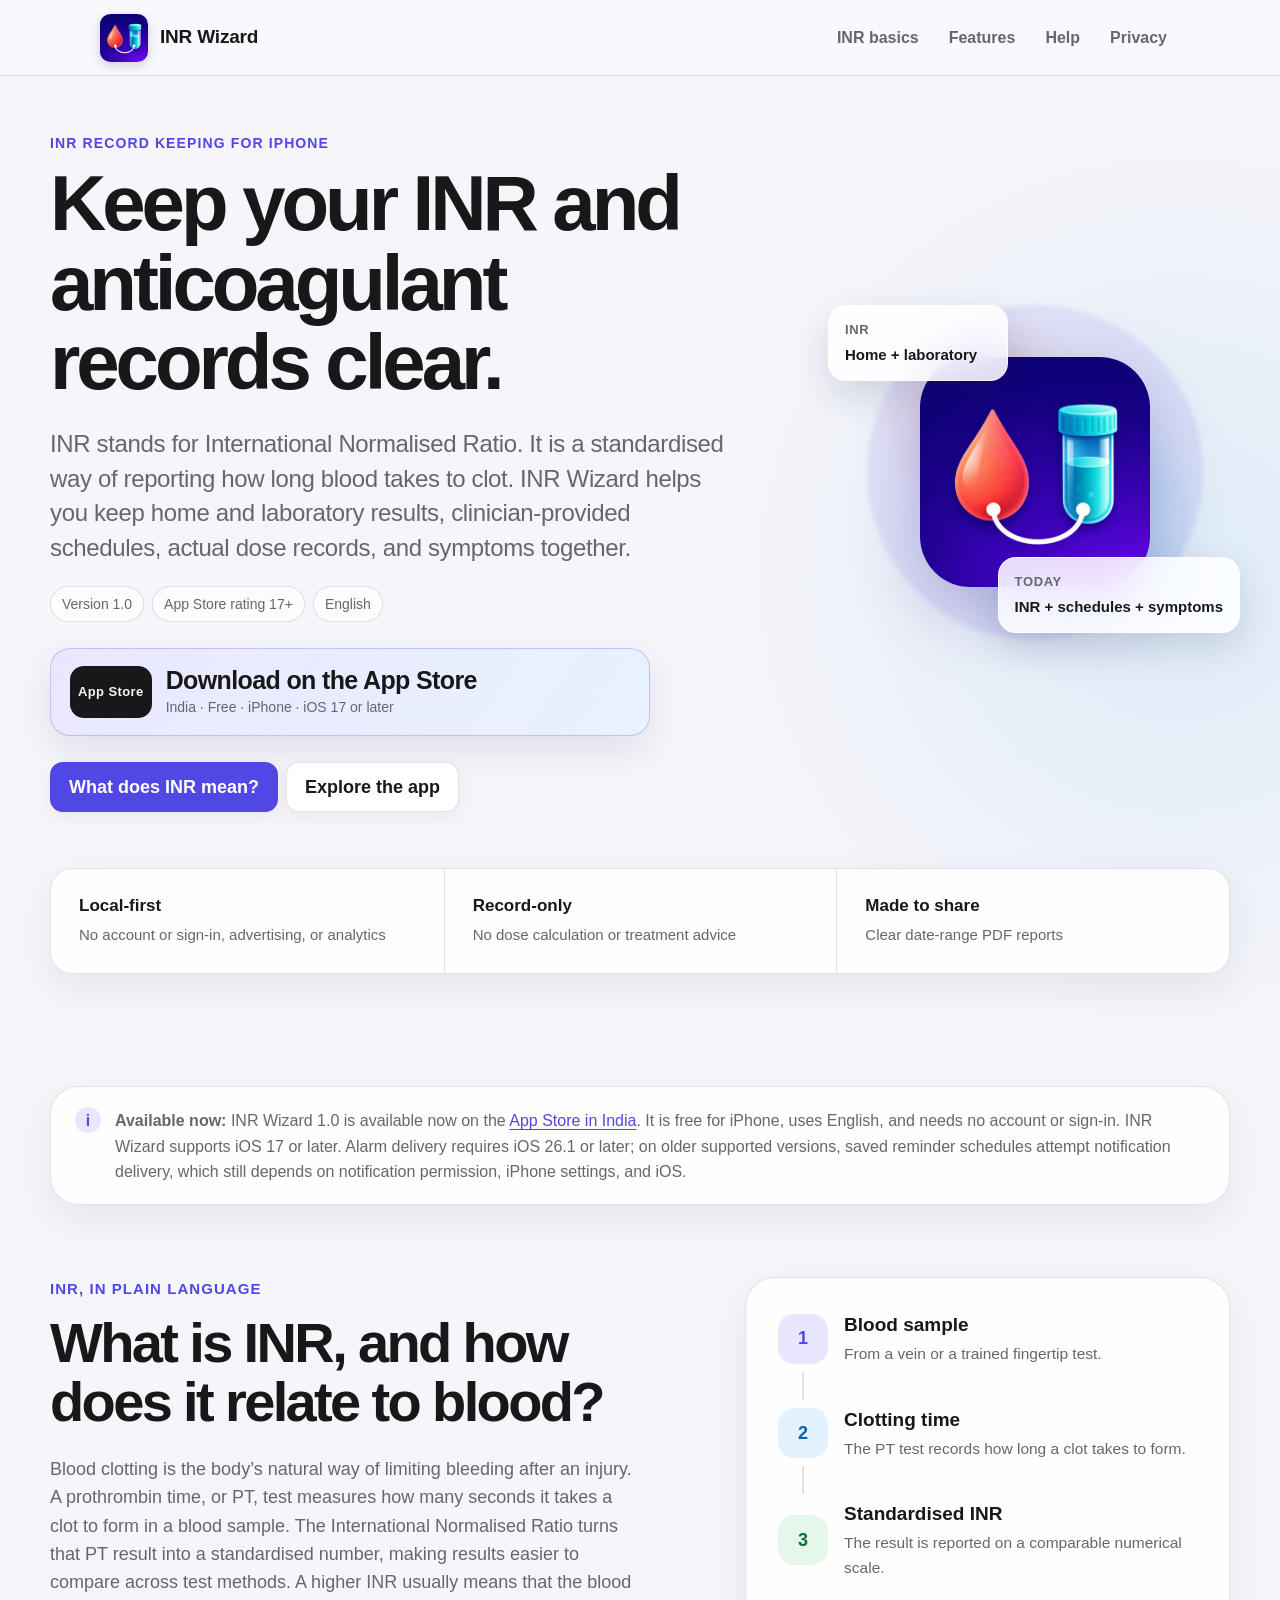
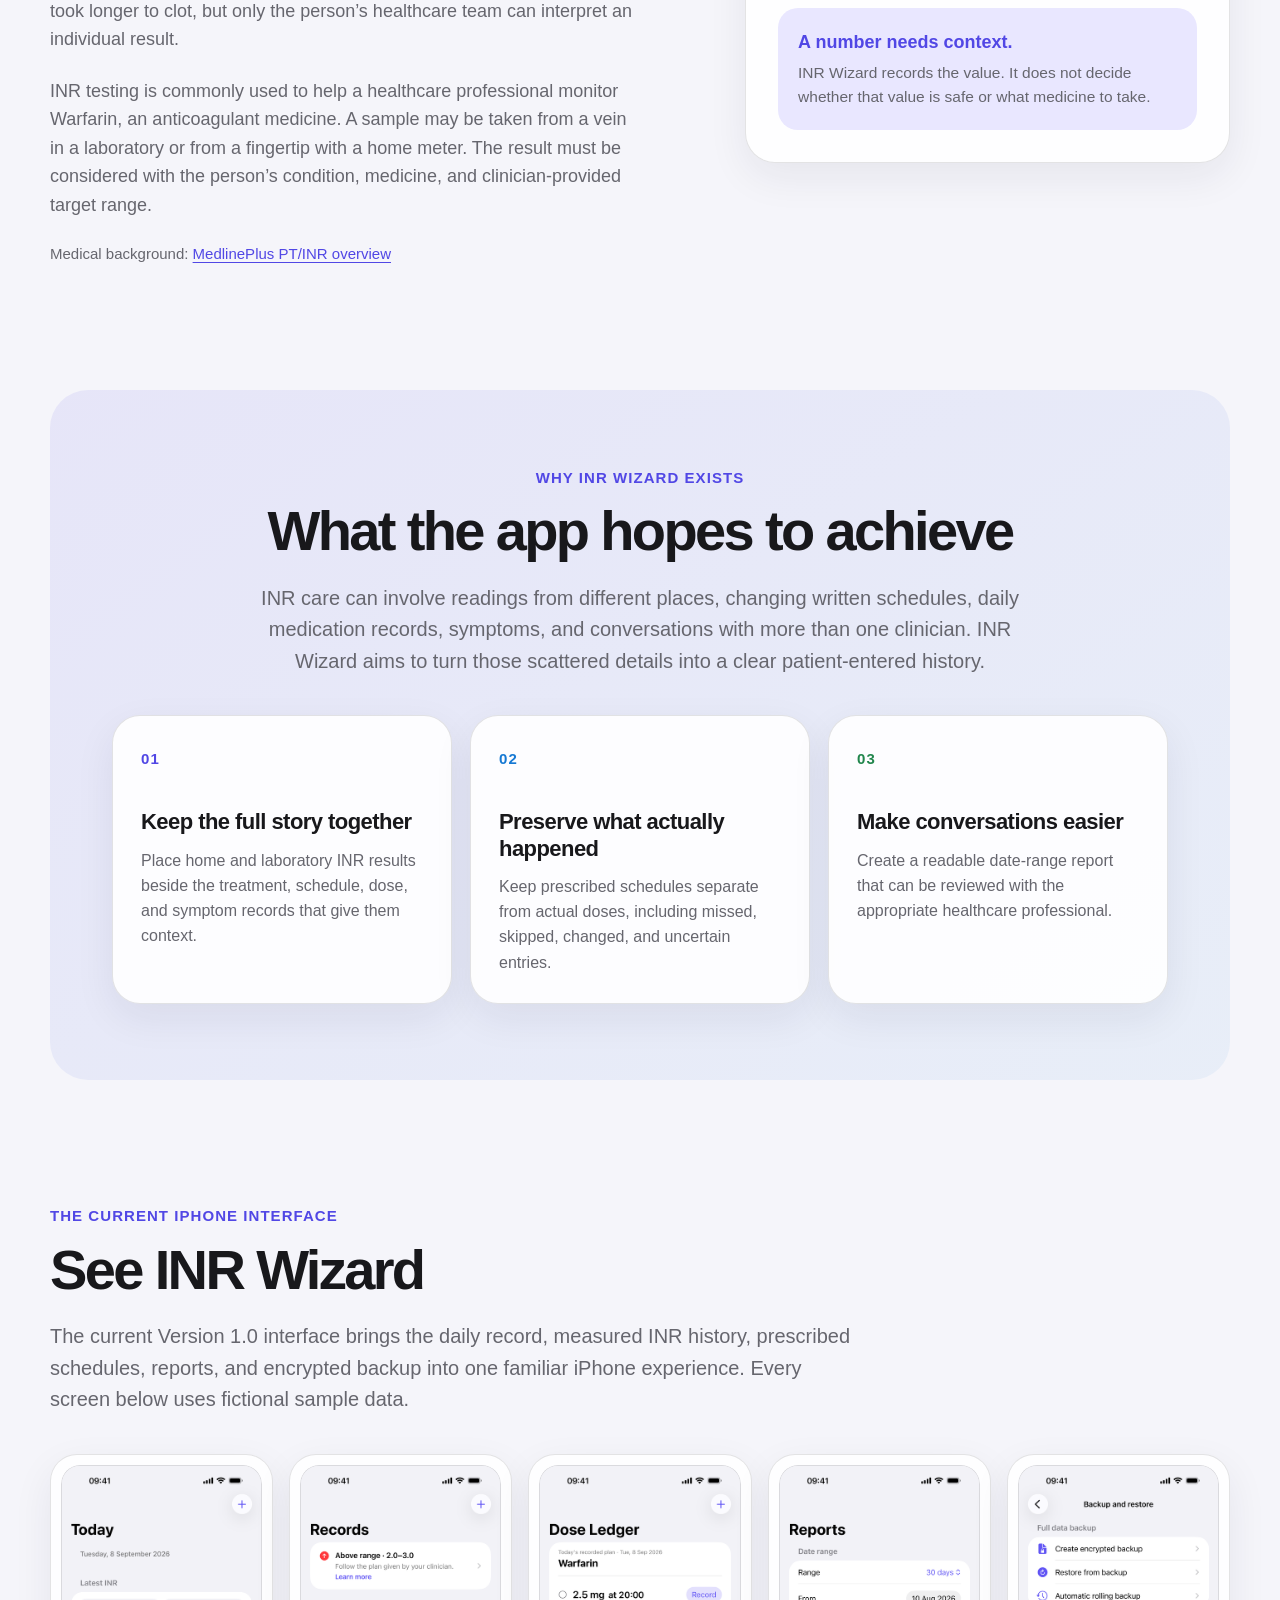
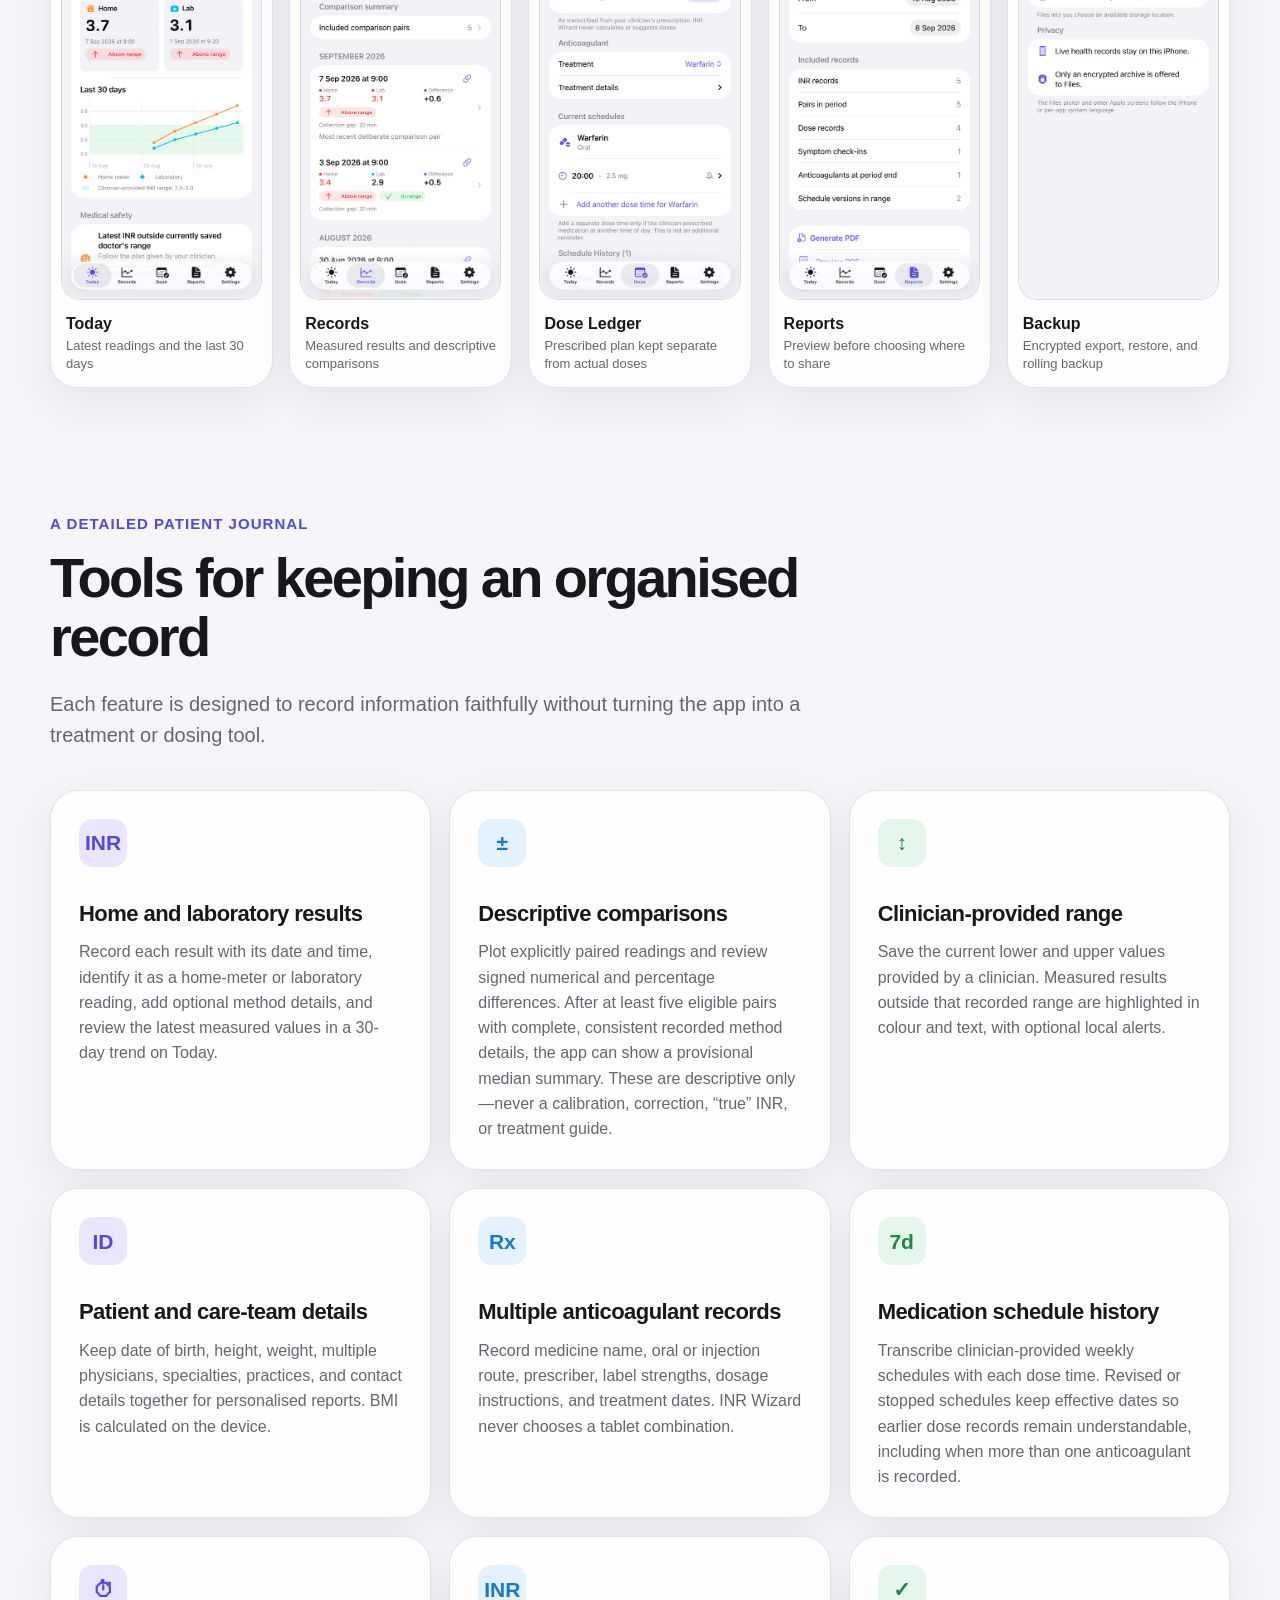
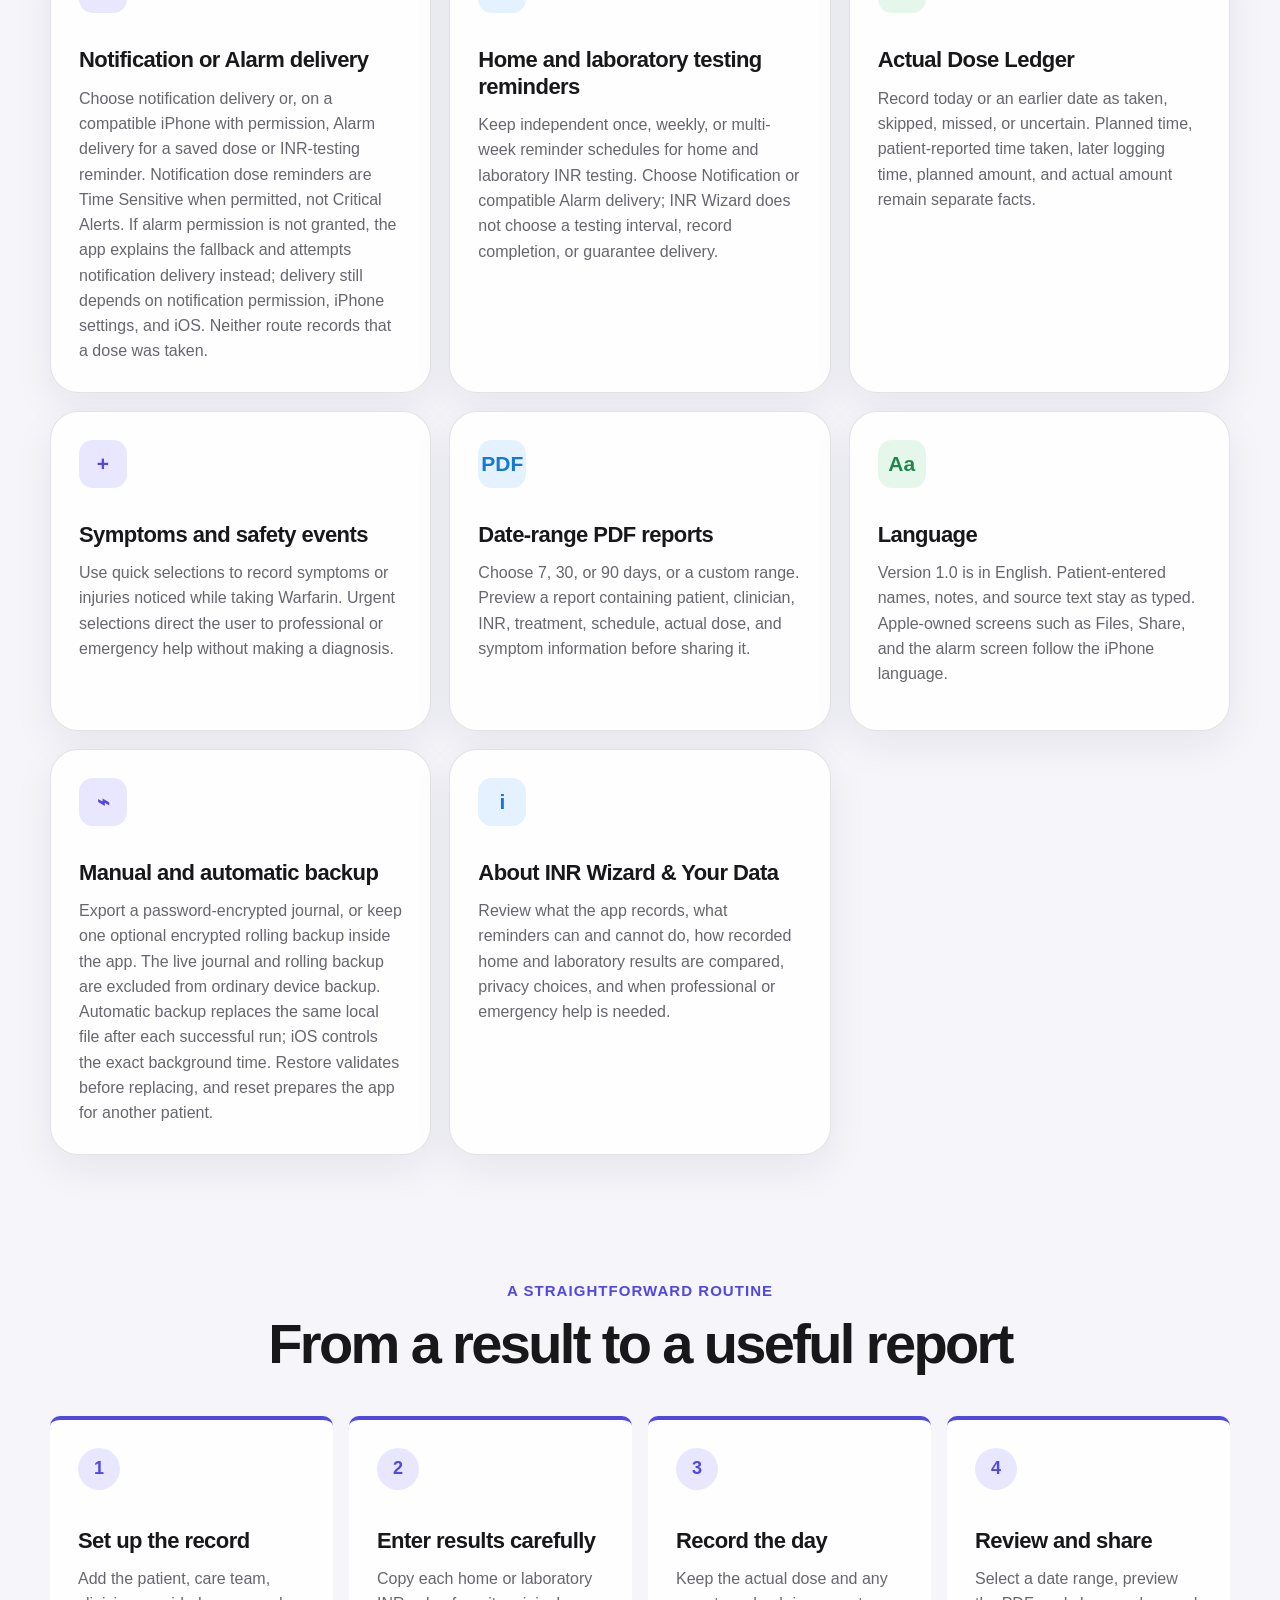
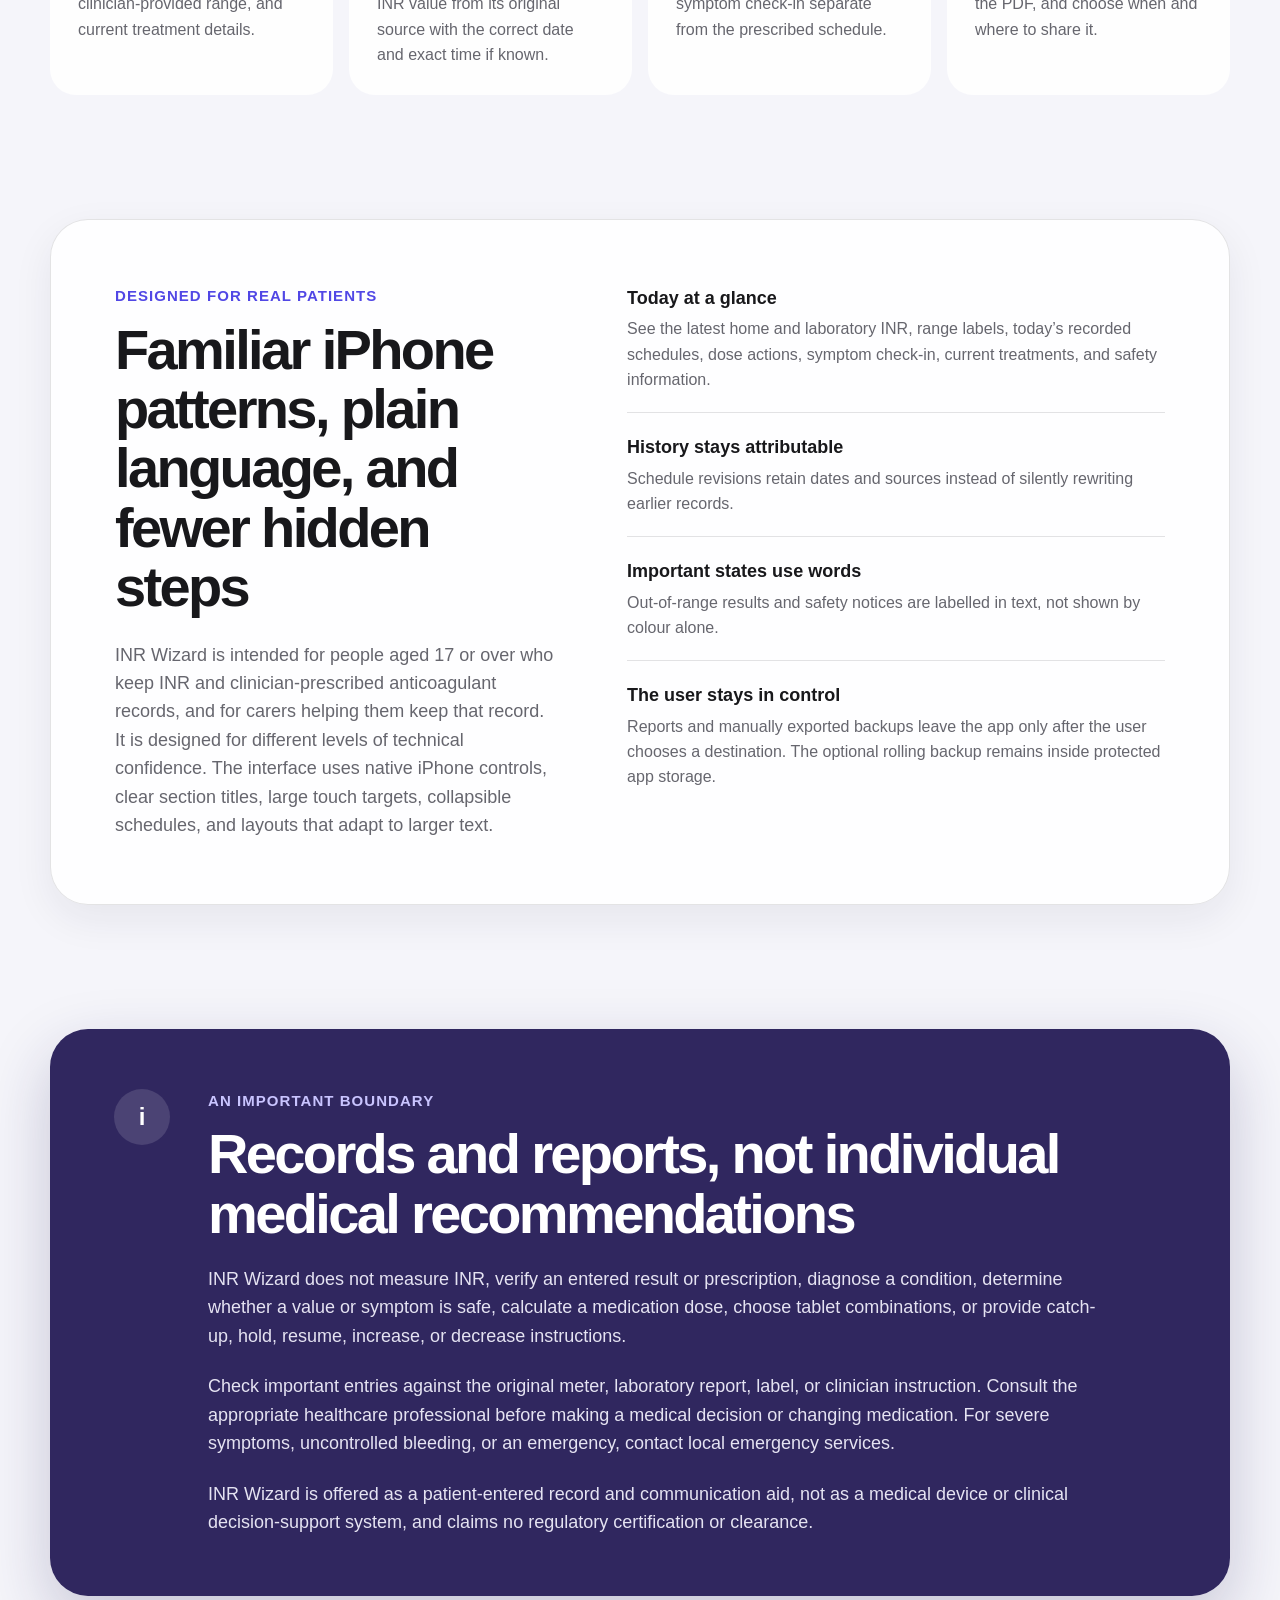
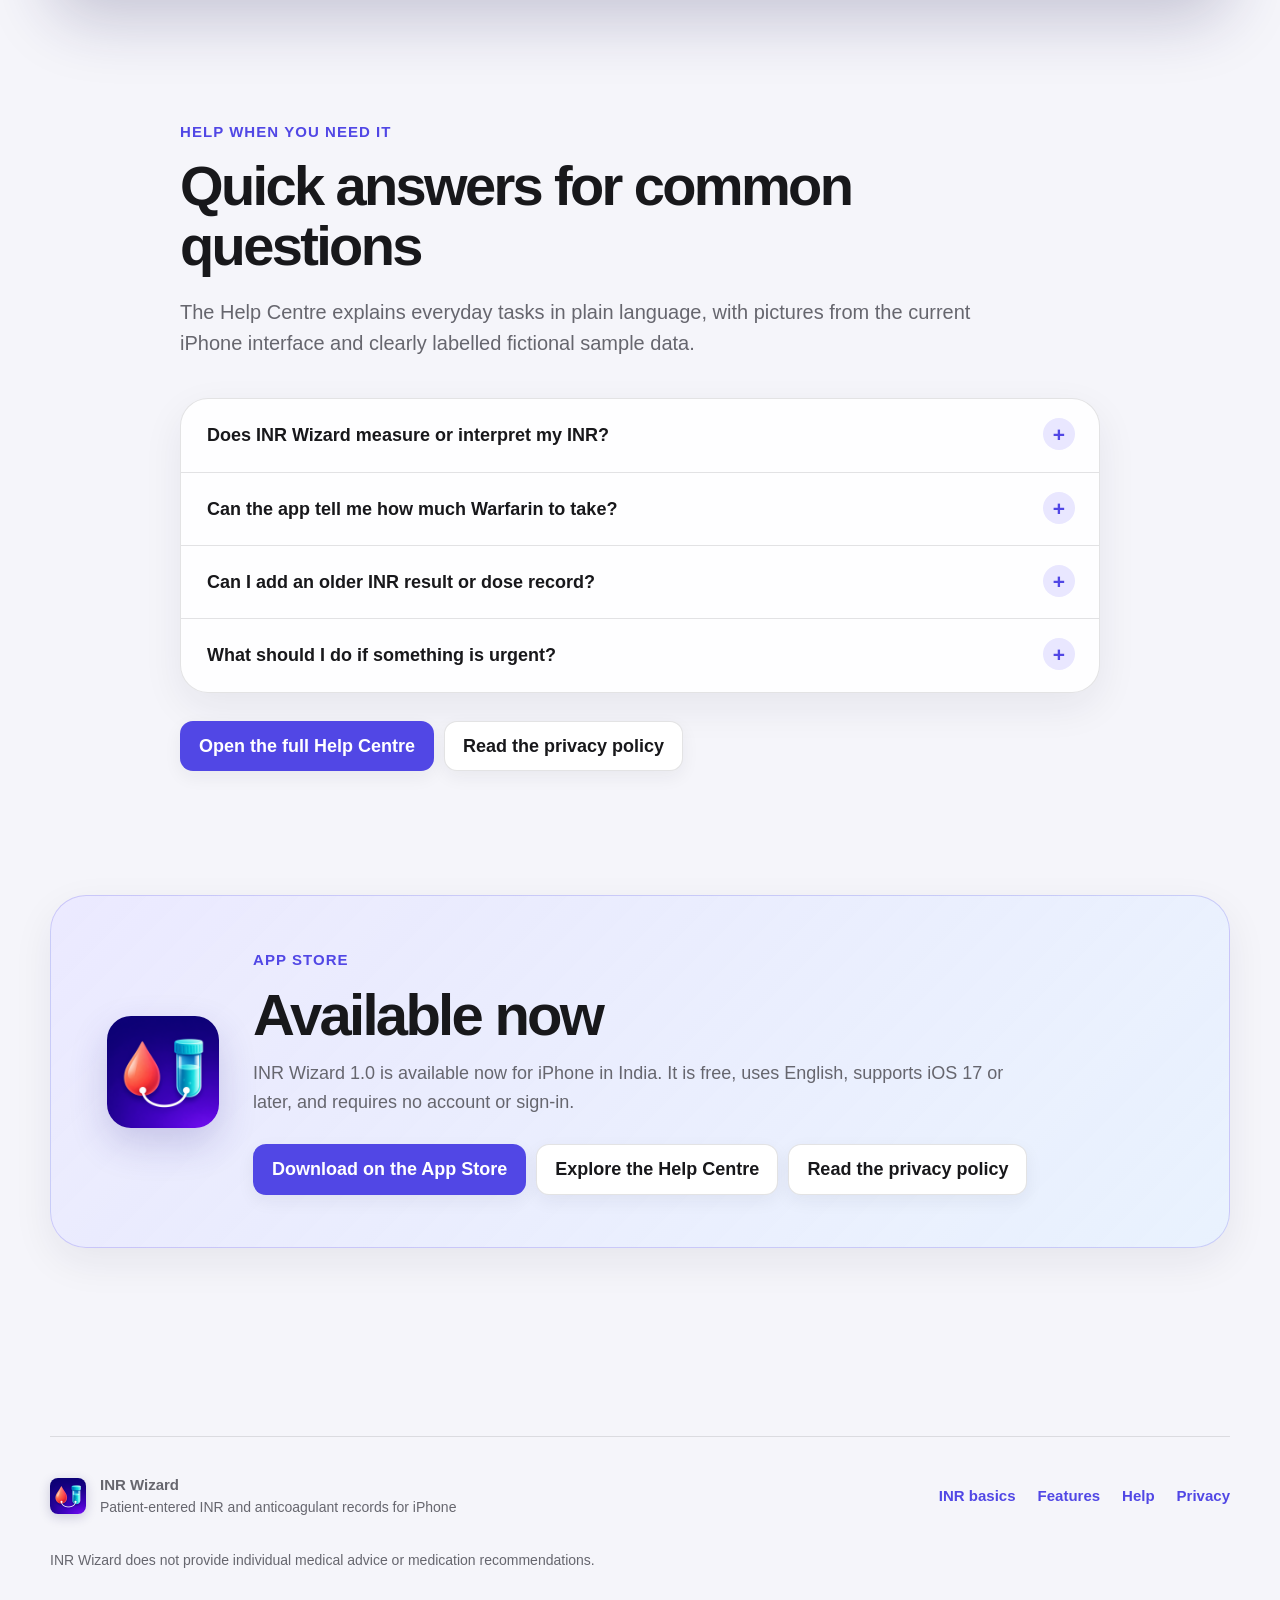
<file: index.html>
<!doctype html>
<html lang="en">
  <head>
    <meta charset="utf-8">
    <meta name="viewport" content="width=device-width, initial-scale=1">
    <title>INR Wizard · Available now on the App Store in India</title>
    <meta name="description" content="Available now on the App Store in India: INR Wizard is a private iPhone journal for home and laboratory INR results, clinician-provided anticoagulant schedules, actual doses, reminders, symptoms, and reports.">
    <meta name="theme-color" content="#f5f5fa" media="(prefers-color-scheme: light)">
    <meta name="theme-color" content="#111116" media="(prefers-color-scheme: dark)">
    <link rel="canonical" href="https://www.inrwizard.com/">
    <link rel="icon" href="/assets/app-icon-144.png" type="image/png">
    <link rel="apple-touch-icon" href="/assets/app-icon.png">
    <link rel="stylesheet" href="/assets/styles.css?v=8">
    <meta property="og:type" content="website">
    <meta property="og:title" content="INR Wizard · Available now on the App Store in India">
    <meta property="og:description" content="A private iPhone journal for INR results, clinician-provided anticoagulant schedules, actual doses, reminders, symptoms, and reports.">
    <meta property="og:url" content="https://www.inrwizard.com/">
    <meta property="og:image" content="https://www.inrwizard.com/assets/og.png">
    <meta property="og:image:width" content="1200">
    <meta property="og:image:height" content="630">
    <meta property="og:image:alt" content="INR Wizard, Keep INR records clear, with a blood drop and specimen tube illustration">
    <meta name="twitter:card" content="summary_large_image">
    <meta name="twitter:title" content="INR Wizard · Available now on the App Store in India">
    <meta name="twitter:description" content="A private iPhone journal for INR results, clinician-provided schedules, actual doses, reminders, symptoms, and reports.">
    <meta name="twitter:image" content="https://www.inrwizard.com/assets/og.png">
  </head>
  <body>
    <a class="skip-link" href="#content">Skip to content</a>
    <header class="site-header">
      <a class="brand" href="/" aria-label="INR Wizard home">
        <img src="/assets/app-icon-144.png" alt="" width="48" height="48">
        <span>INR Wizard</span>
      </a>
      <nav class="site-nav" aria-label="Main navigation">
        <a href="/#what-is-inr">INR basics</a>
        <a class="nav-optional" href="/#features">Features</a>
        <a href="/support/">Help</a>
        <a href="/privacy/">Privacy</a>
      </nav>
    </header>

    <main id="content" class="page-shell marketing-shell">
      <section class="hero home-hero marketing-hero" aria-labelledby="home-title">
        <div class="hero-content">
          <p class="eyebrow">INR record keeping for iPhone</p>
          <h1 id="home-title">Keep your INR and anticoagulant records clear.</h1>
          <p class="hero-copy">
            INR stands for International Normalised Ratio. It is a standardised way of reporting
            how long blood takes to clot. INR Wizard helps you keep home and laboratory results,
            clinician-provided schedules, actual dose records, and symptoms together.
          </p>
          <div class="policy-meta" role="group" aria-label="App details">
            <span>Version 1.0</span>
            <span>App Store rating 17+</span>
            <span>English</span>
          </div>
          <a class="store-placeholder store-link" href="https://apps.apple.com/in/app/inr-wizard/id6806624188" aria-labelledby="store-placeholder-title" aria-describedby="store-placeholder-details">
            <span class="store-label" aria-hidden="true">App Store</span>
            <strong id="store-placeholder-title">Download on the App Store</strong>
            <span class="store-details" id="store-placeholder-details">India · Free · iPhone · iOS 17 or later</span>
          </a>
          <div class="hero-actions">
            <a class="button primary" href="#what-is-inr">What does INR mean?</a>
            <a class="button" href="#features">Explore the app</a>
          </div>
        </div>

        <div class="hero-visual" role="img" aria-label="INR Wizard brings INR, medication, and symptom records into one journal">
          <div class="visual-glow" aria-hidden="true"></div>
          <img class="app-hero-icon" src="/assets/app-icon.png" width="220" height="220" alt="">
          <div class="visual-card visual-card-top" aria-hidden="true">
            <span>INR</span>
            <strong>Home + laboratory</strong>
          </div>
          <div class="visual-card visual-card-bottom" aria-hidden="true">
            <span>Today</span>
            <strong>INR + schedules + symptoms</strong>
          </div>
        </div>
      </section>

      <section class="trust-strip" aria-label="INR Wizard at a glance">
        <div><strong>Local-first</strong><span>No account or sign-in, advertising, or analytics</span></div>
        <div><strong>Record-only</strong><span>No dose calculation or treatment advice</span></div>
        <div><strong>Made to share</strong><span>Clear date-range PDF reports</span></div>
      </section>

      <aside class="notice" aria-label="Release and device availability">
        <span class="notice-symbol" aria-hidden="true">i</span>
        <p><strong>Available now:</strong> INR Wizard 1.0 is available now on the <a href="https://apps.apple.com/in/app/inr-wizard/id6806624188">App Store in India</a>. It is free for iPhone, uses English, and needs no account or sign-in. INR Wizard supports iOS 17 or later. Alarm delivery requires iOS 26.1 or later; on older supported versions, saved reminder schedules attempt notification delivery, which still depends on notification permission, iPhone settings, and iOS.</p>
      </aside>

      <section id="what-is-inr" class="section split-section inr-section" aria-labelledby="inr-title">
        <div class="section-intro">
          <p class="section-kicker">INR, in plain language</p>
          <h2 id="inr-title">What is INR, and how does it relate to blood?</h2>
          <p>
            Blood clotting is the body’s natural way of limiting bleeding after an injury. A
            prothrombin time, or PT, test measures how many seconds it takes a clot to form in a
            blood sample. The International Normalised Ratio turns that PT result into a
            standardised number, making results easier to compare across test methods.
            A higher INR usually means that the blood took longer to clot, but only the person’s
            healthcare team can interpret an individual result.
          </p>
          <p>
            INR testing is commonly used to help a healthcare professional monitor Warfarin,
            an anticoagulant medicine. A sample may be taken from a vein in a laboratory or from
            a fingertip with a home meter. The result must be considered with the person’s
            condition, medicine, and clinician-provided target range.
          </p>
          <p class="source-note">
            Medical background:
            <a href="https://medlineplus.gov/lab-tests/prothrombin-time-test-and-inr-ptinr/">MedlinePlus PT/INR overview</a>
          </p>
        </div>

        <div class="inr-explainer" role="group" aria-label="How a blood sample becomes an INR result">
          <div class="inr-path-step">
            <span class="step-mark" aria-hidden="true">1</span>
            <div><strong>Blood sample</strong><p>From a vein or a trained fingertip test.</p></div>
          </div>
          <div class="path-line" aria-hidden="true"></div>
          <div class="inr-path-step">
            <span class="step-mark blue" aria-hidden="true">2</span>
            <div><strong>Clotting time</strong><p>The PT test records how long a clot takes to form.</p></div>
          </div>
          <div class="path-line" aria-hidden="true"></div>
          <div class="inr-path-step">
            <span class="step-mark green" aria-hidden="true">3</span>
            <div><strong>Standardised INR</strong><p>The result is reported on a comparable numerical scale.</p></div>
          </div>
          <div class="inr-context-note">
            <strong>A number needs context.</strong>
            <p>INR Wizard records the value. It does not decide whether that value is safe or what medicine to take.</p>
          </div>
        </div>
      </section>

      <section class="section purpose-section" aria-labelledby="purpose-title">
        <div class="section-heading centred-heading">
          <p class="section-kicker">Why INR Wizard exists</p>
          <h2 id="purpose-title">What the app hopes to achieve</h2>
          <p>
            INR care can involve readings from different places, changing written schedules,
            daily medication records, symptoms, and conversations with more than one clinician.
            INR Wizard aims to turn those scattered details into a clear patient-entered history.
          </p>
        </div>
        <div class="goal-grid">
          <article class="goal-card">
            <span class="goal-icon" aria-hidden="true">01</span>
            <h3>Keep the full story together</h3>
            <p>Place home and laboratory INR results beside the treatment, schedule, dose, and symptom records that give them context.</p>
          </article>
          <article class="goal-card blue">
            <span class="goal-icon" aria-hidden="true">02</span>
            <h3>Preserve what actually happened</h3>
            <p>Keep prescribed schedules separate from actual doses, including missed, skipped, changed, and uncertain entries.</p>
          </article>
          <article class="goal-card green">
            <span class="goal-icon" aria-hidden="true">03</span>
            <h3>Make conversations easier</h3>
            <p>Create a readable date-range report that can be reviewed with the appropriate healthcare professional.</p>
          </article>
        </div>
      </section>

      <section id="screens" class="section screenshots-section" aria-labelledby="screens-title">
        <div class="section-heading">
          <p class="section-kicker">The current iPhone interface</p>
          <h2 id="screens-title">See INR Wizard</h2>
          <p>The current Version 1.0 interface brings the daily record, measured INR history, prescribed schedules, reports, and encrypted backup into one familiar iPhone experience. Every screen below uses fictional sample data.</p>
        </div>
        <div class="screenshot-gallery" role="group" aria-label="INR Wizard interface gallery">
          <figure>
            <a href="/assets/help/today-build13.png" aria-label="Open the Today screenshot at full size">
              <img src="/assets/help/today-build13-480.png" srcset="/assets/help/today-build13-480.png 480w, /assets/help/today-build13-720.png 720w, /assets/help/today-build13-990.png 990w, /assets/help/today-build13.png 1320w" sizes="(max-width: 820px) 170px, (max-width: 1228px) calc((100vw - 112px) / 5 - 20px), 203px" width="1320" height="2868" loading="lazy" decoding="async" alt="Today screen showing fictional latest home and laboratory INR values and a 30-day measured-INR trend.">
            </a>
            <figcaption><strong>Today</strong><span>Latest readings and the last 30 days</span></figcaption>
          </figure>
          <figure>
            <a href="/assets/help/records-build13.png" aria-label="Open the Records screenshot at full size">
              <img src="/assets/help/records-build13-480.png" srcset="/assets/help/records-build13-480.png 480w, /assets/help/records-build13-720.png 720w, /assets/help/records-build13-990.png 990w, /assets/help/records-build13.png 1320w" sizes="(max-width: 820px) 170px, (max-width: 1228px) calc((100vw - 112px) / 5 - 20px), 203px" width="1320" height="2868" loading="lazy" decoding="async" alt="Records screen showing fictional explicitly paired home and laboratory INR readings and signed differences.">
            </a>
            <figcaption><strong>Records</strong><span>Measured results and descriptive comparisons</span></figcaption>
          </figure>
          <figure>
            <a href="/assets/help/dose-ledger-build13.png" aria-label="Open the Dose Ledger screenshot at full size">
              <img src="/assets/help/dose-ledger-build13-480.png" srcset="/assets/help/dose-ledger-build13-480.png 480w, /assets/help/dose-ledger-build13-720.png 720w, /assets/help/dose-ledger-build13-990.png 990w, /assets/help/dose-ledger-build13.png 1320w" sizes="(max-width: 820px) 170px, (max-width: 1228px) calc((100vw - 112px) / 5 - 20px), 203px" width="1320" height="2868" loading="lazy" decoding="async" alt="Dose Ledger showing a fictional patient-entered Warfarin schedule and an action to record what happened.">
            </a>
            <figcaption><strong>Dose Ledger</strong><span>Prescribed plan kept separate from actual doses</span></figcaption>
          </figure>
          <figure>
            <a href="/assets/help/reports-build13.png" aria-label="Open the Reports screenshot at full size">
              <img src="/assets/help/reports-build13-480.png" srcset="/assets/help/reports-build13-480.png 480w, /assets/help/reports-build13-720.png 720w, /assets/help/reports-build13-990.png 990w, /assets/help/reports-build13.png 1320w" sizes="(max-width: 820px) 170px, (max-width: 1228px) calc((100vw - 112px) / 5 - 20px), 203px" width="1320" height="2868" loading="lazy" decoding="async" alt="Reports screen showing fictional record counts and controls for generating a date-range PDF.">
            </a>
            <figcaption><strong>Reports</strong><span>Preview before choosing where to share</span></figcaption>
          </figure>
          <figure>
            <a href="/assets/help/backup-build13.png" aria-label="Open the Backup screenshot at full size">
              <img src="/assets/help/backup-build13-480.png" srcset="/assets/help/backup-build13-480.png 480w, /assets/help/backup-build13-720.png 720w, /assets/help/backup-build13-990.png 990w, /assets/help/backup-build13.png 1320w" sizes="(max-width: 820px) 170px, (max-width: 1228px) calc((100vw - 112px) / 5 - 20px), 203px" width="1320" height="2868" loading="lazy" decoding="async" alt="Backup and restore screen showing encrypted manual and rolling backup options.">
            </a>
            <figcaption><strong>Backup</strong><span>Encrypted export, restore, and rolling backup</span></figcaption>
          </figure>
        </div>
      </section>

      <section id="features" class="section features-section" aria-labelledby="features-title">
        <div class="section-heading">
          <p class="section-kicker">A detailed patient journal</p>
          <h2 id="features-title">Tools for keeping an organised record</h2>
          <p>Each feature is designed to record information faithfully without turning the app into a treatment or dosing tool.</p>
        </div>

        <div class="detailed-feature-grid">
          <article class="detail-card">
            <div class="feature-icon" aria-hidden="true">INR</div>
            <h3>Home and laboratory results</h3>
            <p>Record each result with its date and time, identify it as a home-meter or laboratory reading, add optional method details, and review the latest measured values in a 30-day trend on Today.</p>
          </article>
          <article class="detail-card blue">
            <div class="feature-icon" aria-hidden="true">±</div>
            <h3>Descriptive comparisons</h3>
            <p>Plot explicitly paired readings and review signed numerical and percentage differences. After at least five eligible pairs with complete, consistent recorded method details, the app can show a provisional median summary. These are descriptive only—never a calibration, correction, “true” INR, or treatment guide.</p>
          </article>
          <article class="detail-card green">
            <div class="feature-icon" aria-hidden="true">↕</div>
            <h3>Clinician-provided range</h3>
            <p>Save the current lower and upper values provided by a clinician. Measured results outside that recorded range are highlighted in colour and text, with optional local alerts.</p>
          </article>
          <article class="detail-card">
            <div class="feature-icon" aria-hidden="true">ID</div>
            <h3>Patient and care-team details</h3>
            <p>Keep date of birth, height, weight, multiple physicians, specialties, practices, and contact details together for personalised reports. BMI is calculated on the device.</p>
          </article>
          <article class="detail-card blue">
            <div class="feature-icon" aria-hidden="true">Rx</div>
            <h3>Multiple anticoagulant records</h3>
            <p>Record medicine name, oral or injection route, prescriber, label strengths, dosage instructions, and treatment dates. INR Wizard never chooses a tablet combination.</p>
          </article>
          <article class="detail-card green">
            <div class="feature-icon" aria-hidden="true">7d</div>
            <h3>Medication schedule history</h3>
            <p>Transcribe clinician-provided weekly schedules with each dose time. Revised or stopped schedules keep effective dates so earlier dose records remain understandable, including when more than one anticoagulant is recorded.</p>
          </article>
          <article class="detail-card">
            <div class="feature-icon" aria-hidden="true">⏱</div>
            <h3>Notification or Alarm delivery</h3>
            <p>Choose notification delivery or, on a compatible iPhone with permission, Alarm delivery for a saved dose or INR-testing reminder. Notification dose reminders are Time Sensitive when permitted, not Critical Alerts. If alarm permission is not granted, the app explains the fallback and attempts notification delivery instead; delivery still depends on notification permission, iPhone settings, and iOS. Neither route records that a dose was taken.</p>
          </article>
          <article class="detail-card blue">
            <div class="feature-icon" aria-hidden="true">INR</div>
            <h3>Home and laboratory testing reminders</h3>
            <p>Keep independent once, weekly, or multi-week reminder schedules for home and laboratory INR testing. Choose Notification or compatible Alarm delivery; INR Wizard does not choose a testing interval, record completion, or guarantee delivery.</p>
          </article>
          <article class="detail-card green">
            <div class="feature-icon" aria-hidden="true">✓</div>
            <h3>Actual Dose Ledger</h3>
            <p>Record today or an earlier date as taken, skipped, missed, or uncertain. Planned time, patient-reported time taken, later logging time, planned amount, and actual amount remain separate facts.</p>
          </article>
          <article class="detail-card">
            <div class="feature-icon" aria-hidden="true">+</div>
            <h3>Symptoms and safety events</h3>
            <p>Use quick selections to record symptoms or injuries noticed while taking Warfarin. Urgent selections direct the user to professional or emergency help without making a diagnosis.</p>
          </article>
          <article class="detail-card blue">
            <div class="feature-icon" aria-hidden="true">PDF</div>
            <h3>Date-range PDF reports</h3>
            <p>Choose 7, 30, or 90 days, or a custom range. Preview a report containing patient, clinician, INR, treatment, schedule, actual dose, and symptom information before sharing it.</p>
          </article>
          <article class="detail-card green">
            <div class="feature-icon" aria-hidden="true">Aa</div>
            <h3>Language</h3>
            <p>Version 1.0 is in English. Patient-entered names, notes, and source text stay as typed. Apple-owned screens such as Files, Share, and the alarm screen follow the iPhone language.</p>
          </article>
          <article class="detail-card">
            <div class="feature-icon" aria-hidden="true">⌁</div>
            <h3>Manual and automatic backup</h3>
            <p>Export a password-encrypted journal, or keep one optional encrypted rolling backup inside the app. The live journal and rolling backup are excluded from ordinary device backup. Automatic backup replaces the same local file after each successful run; iOS controls the exact background time. Restore validates before replacing, and reset prepares the app for another patient.</p>
          </article>
          <article class="detail-card blue">
            <div class="feature-icon" aria-hidden="true">i</div>
            <h3>About INR Wizard &amp; Your Data</h3>
            <p>Review what the app records, what reminders can and cannot do, how recorded home and laboratory results are compared, privacy choices, and when professional or emergency help is needed.</p>
          </article>
        </div>
      </section>

      <section id="how-it-works" class="section workflow-section" aria-labelledby="workflow-title">
        <div class="section-heading centred-heading">
          <p class="section-kicker">A straightforward routine</p>
          <h2 id="workflow-title">From a result to a useful report</h2>
        </div>
        <ol class="workflow-grid">
          <li>
            <span>1</span>
            <h3>Set up the record</h3>
            <p>Add the patient, care team, clinician-provided range, and current treatment details.</p>
          </li>
          <li>
            <span>2</span>
            <h3>Enter results carefully</h3>
            <p>Copy each home or laboratory INR value from its original source with the correct date and exact time if known.</p>
          </li>
          <li>
            <span>3</span>
            <h3>Record the day</h3>
            <p>Keep the actual dose and any symptom check-in separate from the prescribed schedule.</p>
          </li>
          <li>
            <span>4</span>
            <h3>Review and share</h3>
            <p>Select a date range, preview the PDF, and choose when and where to share it.</p>
          </li>
        </ol>
      </section>

      <section class="section people-section" aria-labelledby="people-title">
        <div class="people-copy">
          <p class="section-kicker">Designed for real patients</p>
          <h2 id="people-title">Familiar iPhone patterns, plain language, and fewer hidden steps</h2>
          <p>
            INR Wizard is intended for people aged 17 or over who keep INR and clinician-prescribed
            anticoagulant records, and for carers helping them keep that record. It is designed for
            different levels of technical confidence.
            The interface uses native iPhone controls, clear section titles, large touch targets,
            collapsible schedules, and layouts that adapt to larger text.
          </p>
        </div>
        <ul class="people-list">
          <li><strong>Today at a glance</strong><span>See the latest home and laboratory INR, range labels, today’s recorded schedules, dose actions, symptom check-in, current treatments, and safety information.</span></li>
          <li><strong>History stays attributable</strong><span>Schedule revisions retain dates and sources instead of silently rewriting earlier records.</span></li>
          <li><strong>Important states use words</strong><span>Out-of-range results and safety notices are labelled in text, not shown by colour alone.</span></li>
          <li><strong>The user stays in control</strong><span>Reports and manually exported backups leave the app only after the user chooses a destination. The optional rolling backup remains inside protected app storage.</span></li>
        </ul>
      </section>

      <section class="section safety-section" aria-labelledby="safety-title">
        <div class="safety-symbol" aria-hidden="true">i</div>
        <div>
          <p class="section-kicker">An important boundary</p>
          <h2 id="safety-title">Records and reports, not individual medical recommendations</h2>
          <p>
            INR Wizard does not measure INR, verify an entered result or prescription, diagnose a
            condition, determine whether a value or symptom is safe, calculate a medication dose,
            choose tablet combinations, or provide catch-up, hold, resume, increase, or decrease
            instructions.
          </p>
          <p>
            Check important entries against the original meter, laboratory report, label, or
            clinician instruction. Consult the appropriate healthcare professional before making
            a medical decision or changing medication. For severe symptoms, uncontrolled bleeding,
            or an emergency, contact local emergency services.
          </p>
          <p>INR Wizard is offered as a patient-entered record and communication aid, not as a medical device or clinical decision-support system, and claims no regulatory certification or clearance.</p>
        </div>
      </section>

      <section id="help" class="section help-preview" aria-labelledby="help-title">
        <div class="section-heading">
          <p class="section-kicker">Help when you need it</p>
          <h2 id="help-title">Quick answers for common questions</h2>
          <p>The Help Centre explains everyday tasks in plain language, with pictures from the current iPhone interface and clearly labelled fictional sample data.</p>
        </div>
        <div class="faq-list">
          <details>
            <summary>Does INR Wizard measure or interpret my INR?</summary>
            <p>No. You copy a measured result into the app. INR Wizard organises the record and can compare it with a clinician-provided range, but it cannot decide whether the result is safe.</p>
          </details>
          <details>
            <summary>Can the app tell me how much Warfarin to take?</summary>
            <p>No. The app records a schedule that you transcribe from a clinician or prescription source. It never calculates, recommends, or changes a dose.</p>
          </details>
          <details>
            <summary>Can I add an older INR result or dose record?</summary>
            <p>Yes. Both INR results and actual-dose records can be entered retrospectively with the date and time that apply to the record.</p>
          </details>
          <details>
            <summary>What should I do if something is urgent?</summary>
            <p>Do not wait for the app or send an urgent medical question to support. Contact the appropriate healthcare professional or local emergency service.</p>
          </details>
        </div>
        <div class="section-actions">
          <a class="button primary" href="/support/">Open the full Help Centre</a>
          <a class="button" href="/privacy/">Read the privacy policy</a>
        </div>
      </section>

      <section id="download" class="section release-section" aria-labelledby="release-title">
        <img src="/assets/app-icon.png" width="112" height="112" alt="" aria-hidden="true">
        <div>
          <p class="section-kicker">App Store</p>
          <h2 id="release-title">Available now</h2>
          <p>INR Wizard 1.0 is available now for iPhone in India. It is free, uses English, supports iOS 17 or later, and requires no account or sign-in.</p>
          <div class="section-actions">
            <a class="button primary" href="https://apps.apple.com/in/app/inr-wizard/id6806624188">Download on the App Store</a>
            <a class="button" href="/support/">Explore the Help Centre</a>
            <a class="button" href="/privacy/">Read the privacy policy</a>
          </div>
        </div>
      </section>
    </main>

    <footer class="site-footer">
      <div class="footer-brand">
        <img class="footer-icon" src="/assets/app-icon-144.png" alt="" width="36" height="36">
        <div><strong>INR Wizard</strong><span>Patient-entered INR and anticoagulant records for iPhone</span></div>
      </div>
      <nav aria-label="Footer navigation">
        <a href="/#what-is-inr">INR basics</a>
        <a href="/#features">Features</a>
        <a href="/support/">Help</a>
        <a href="/privacy/">Privacy</a>
      </nav>
      <p class="footer-disclaimer">INR Wizard does not provide individual medical advice or medication recommendations.</p>
    </footer>
  </body>
</html>
</file>
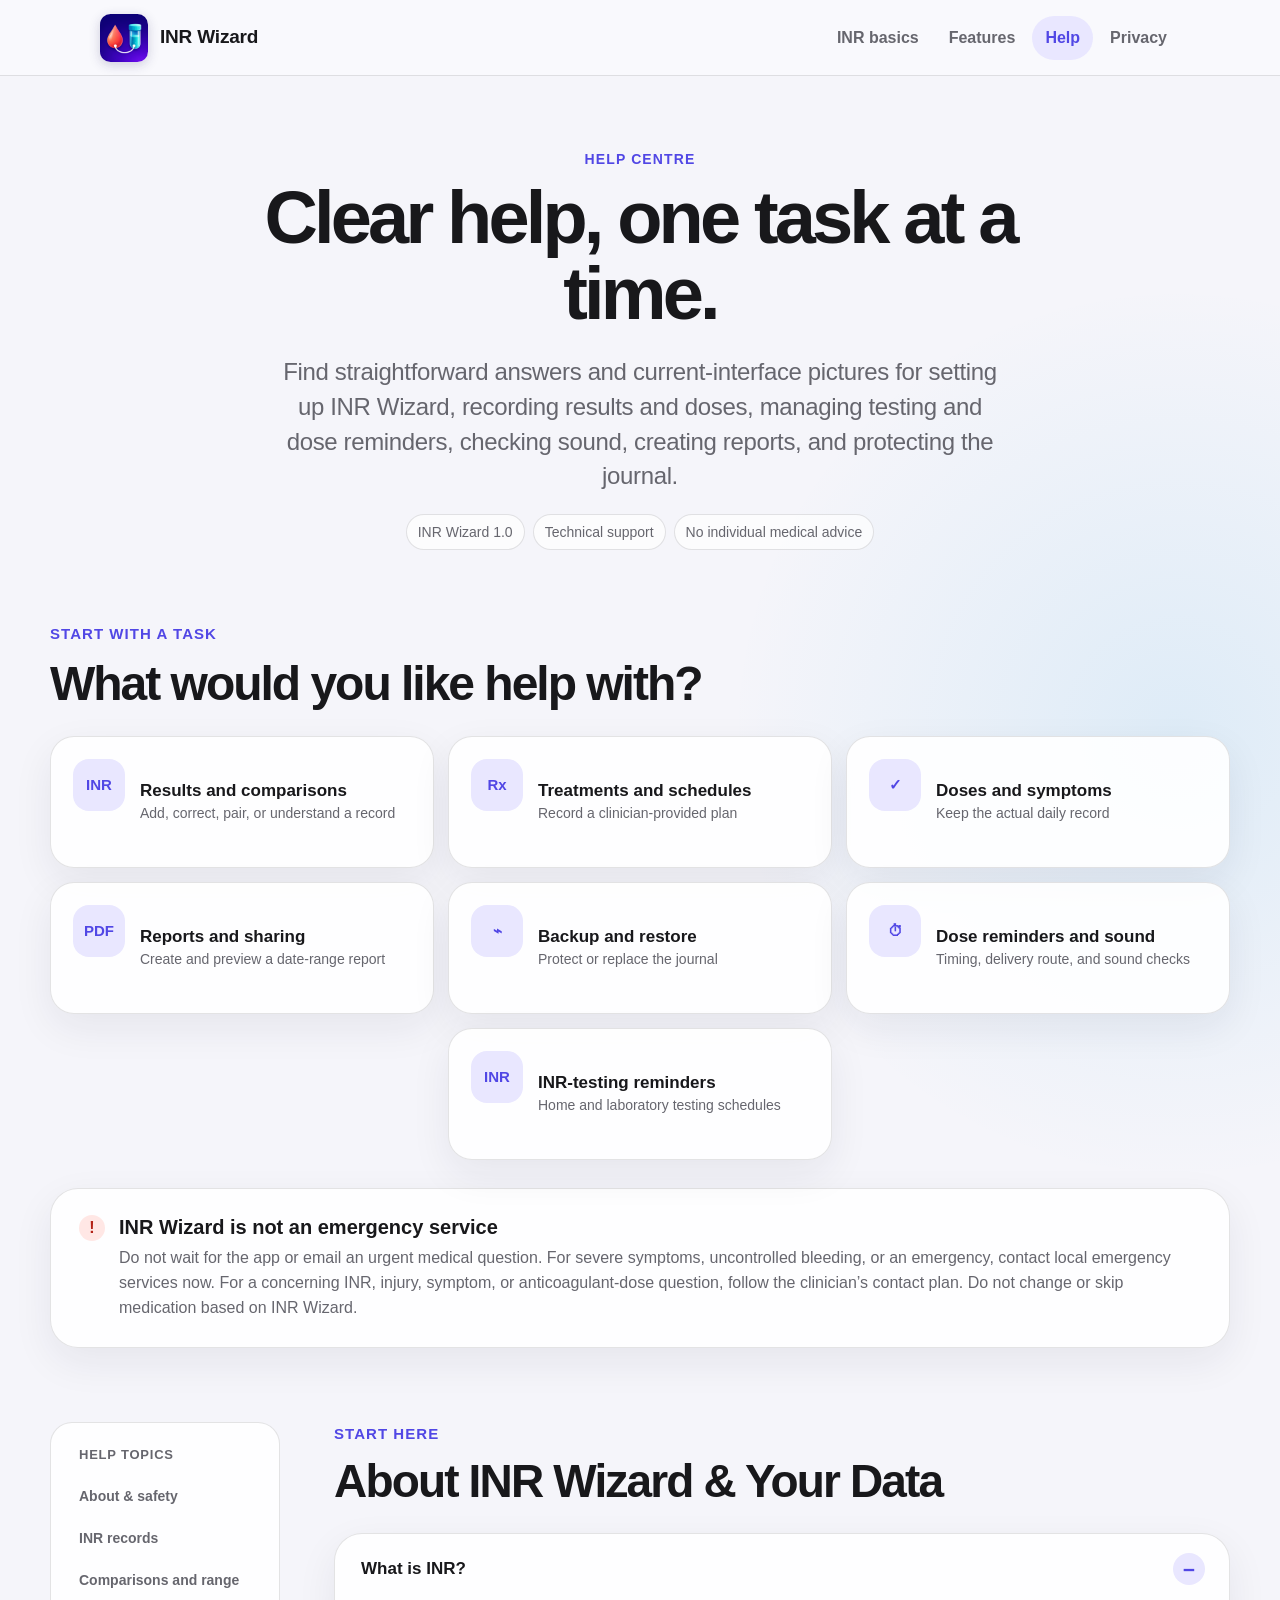
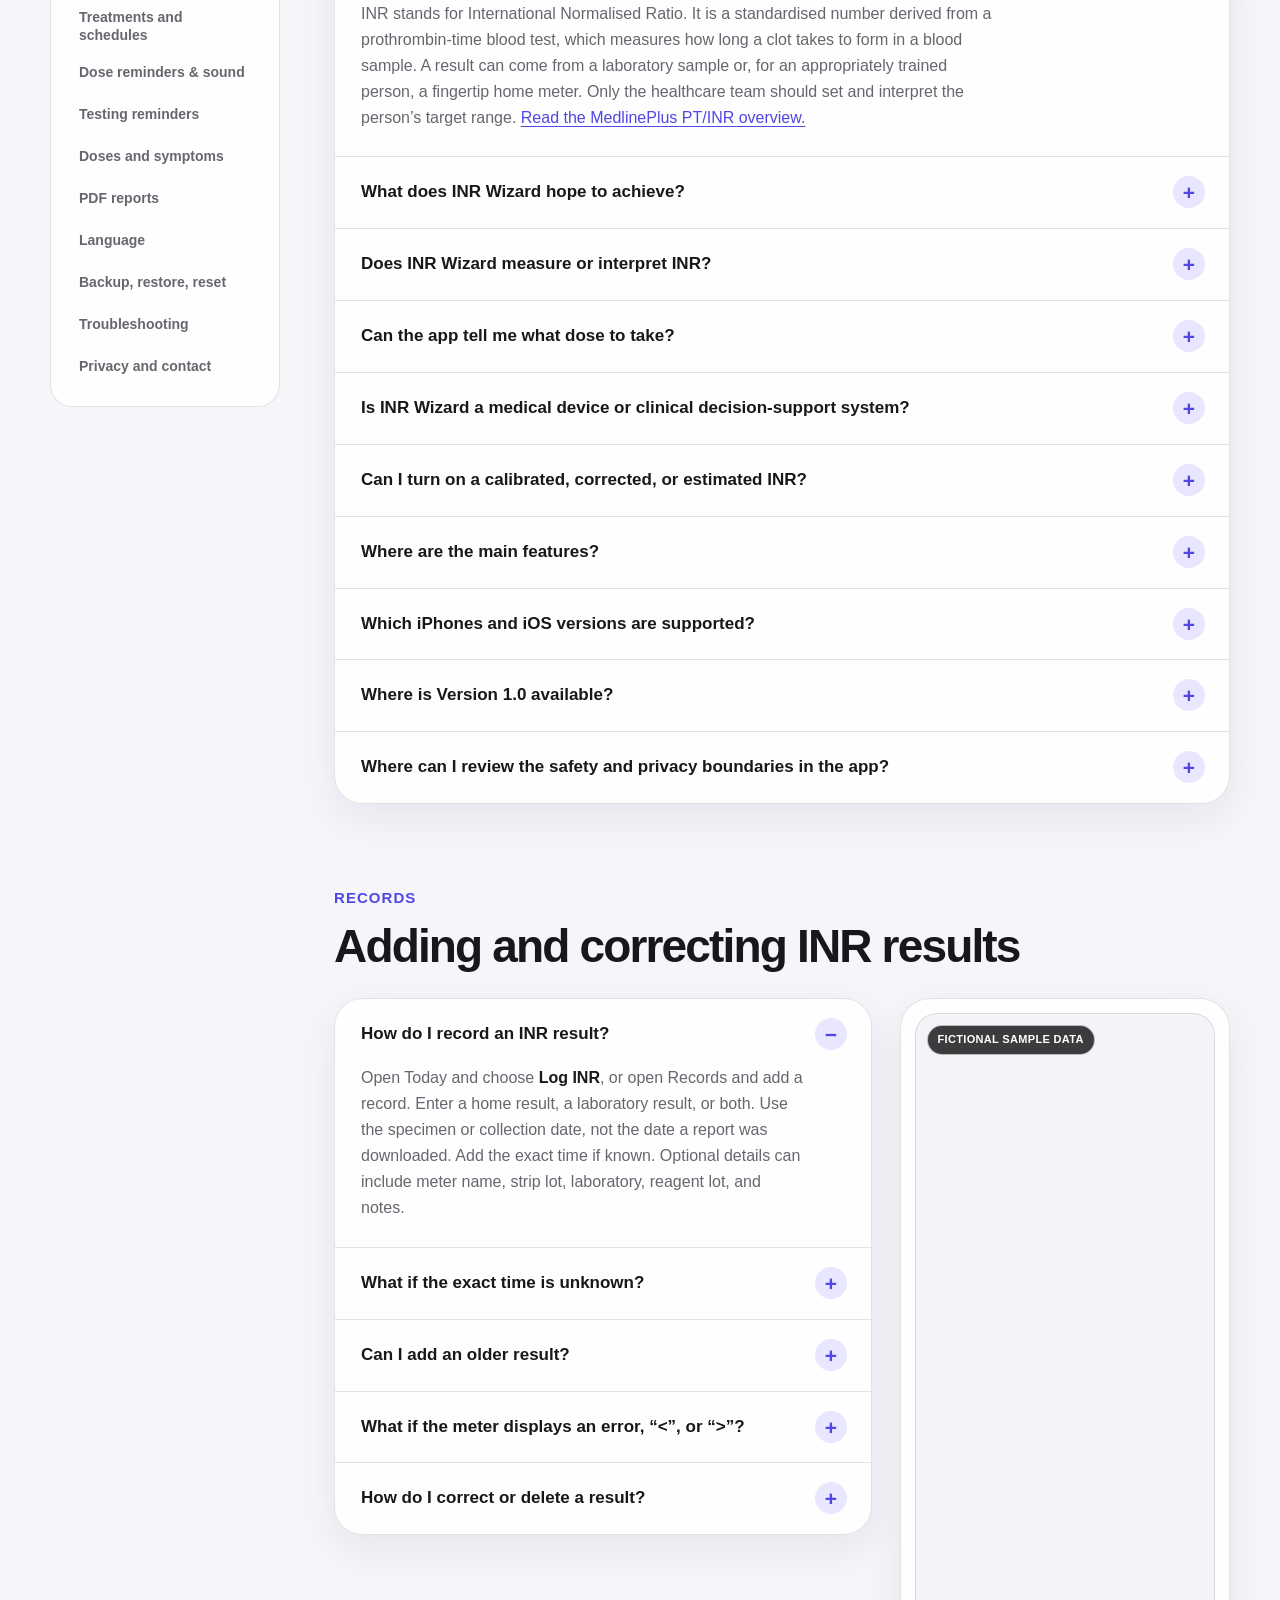
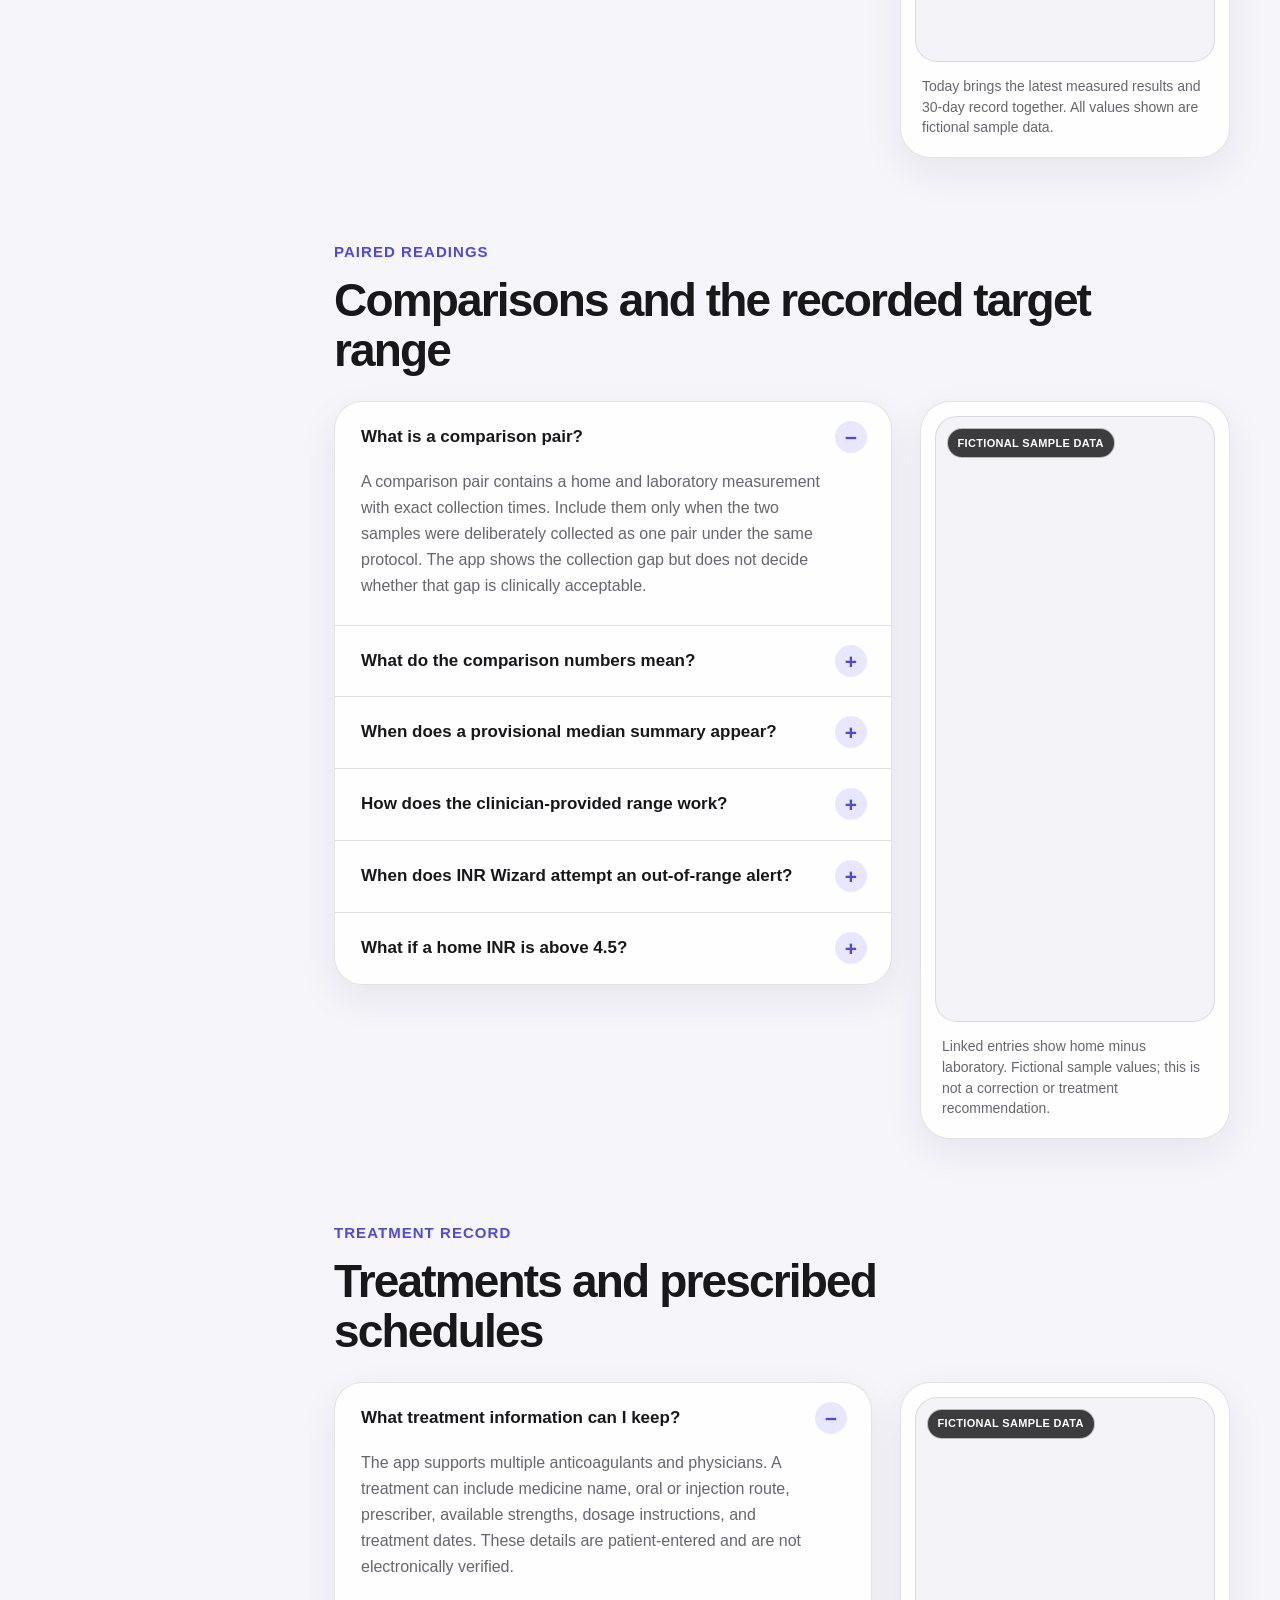
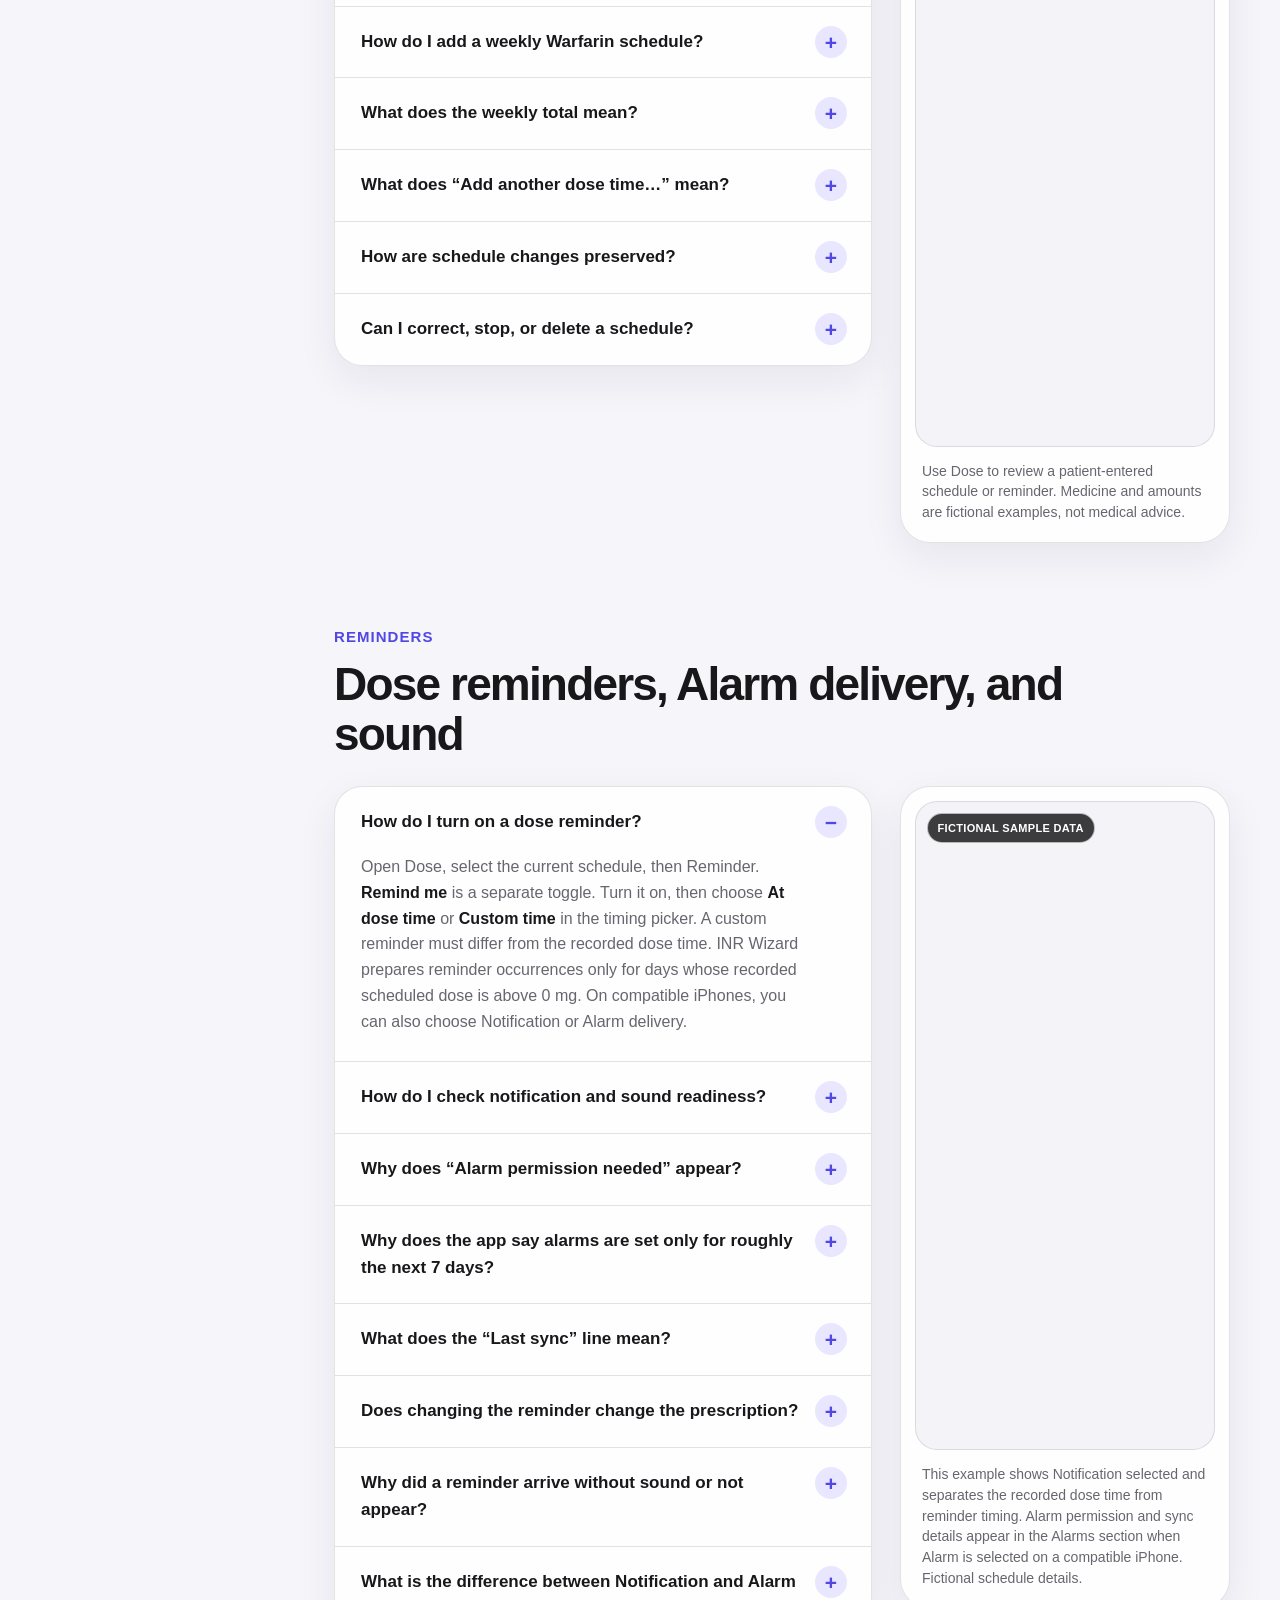
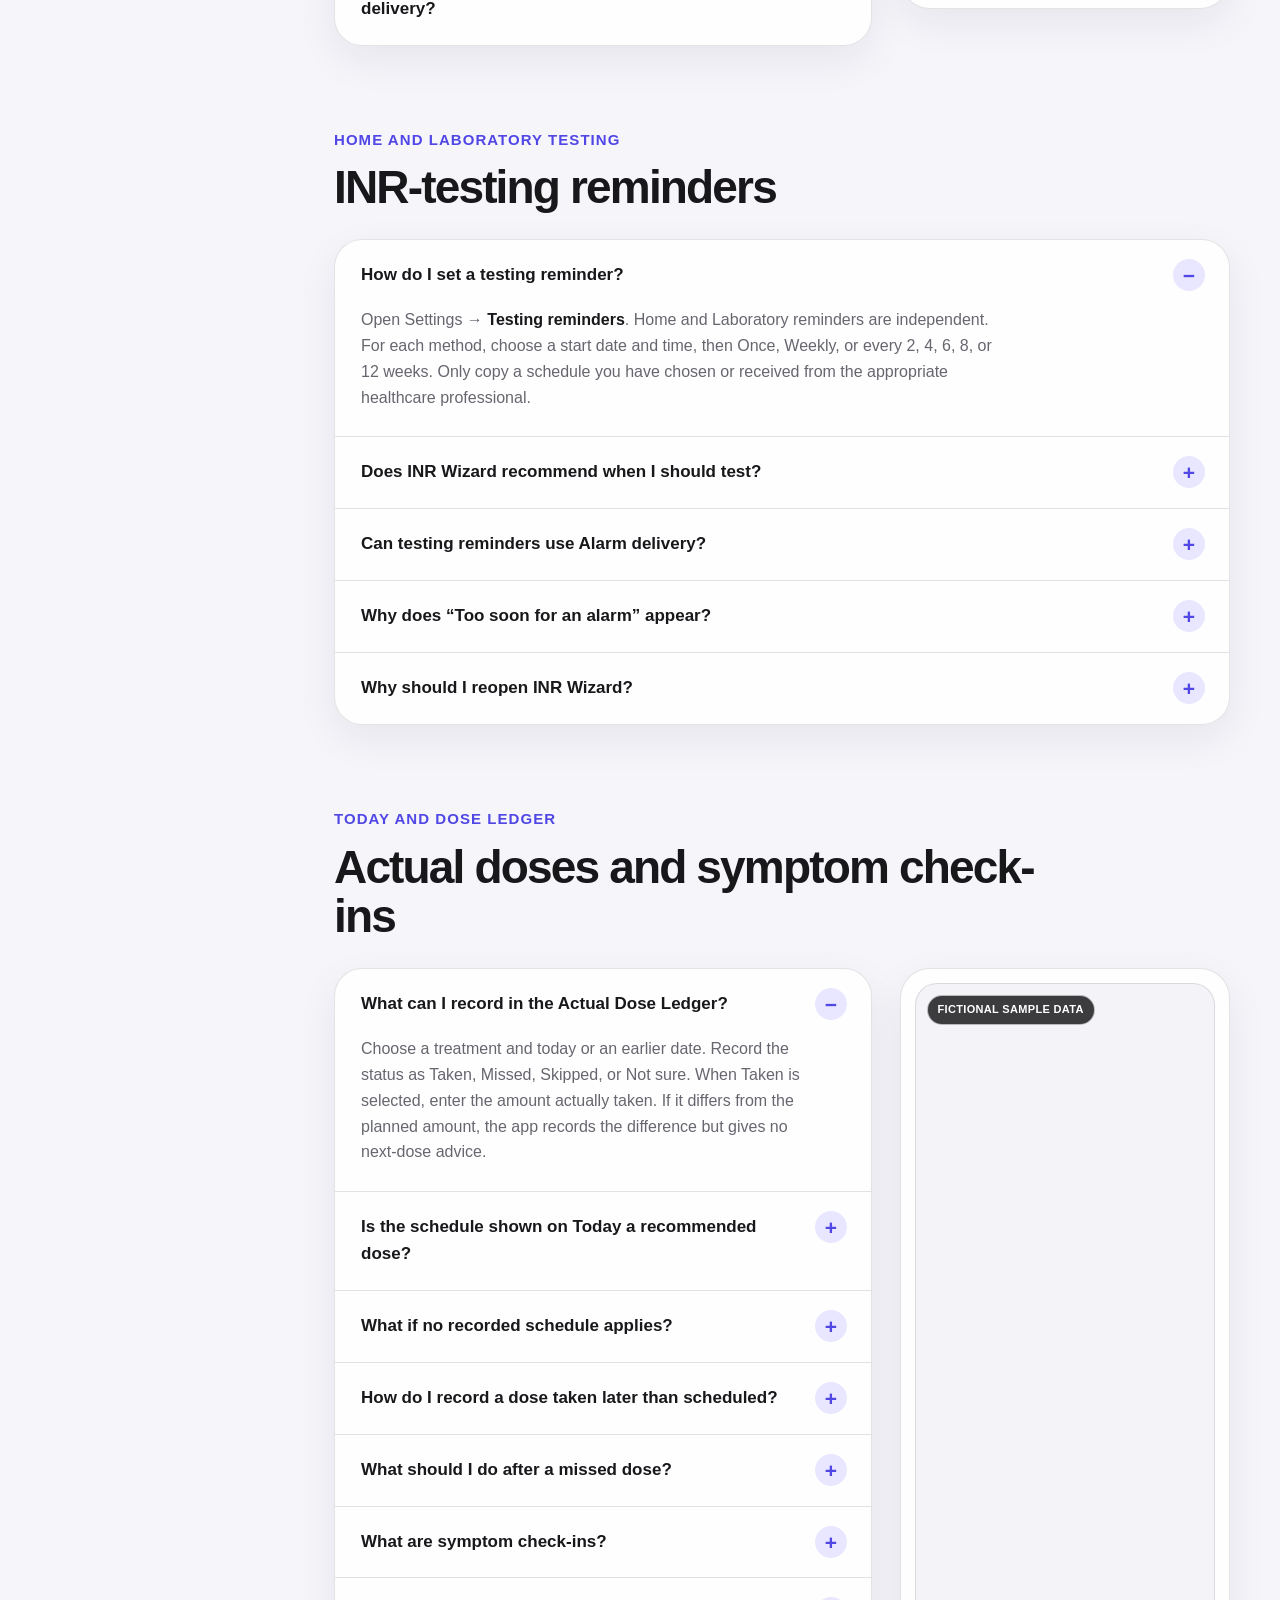
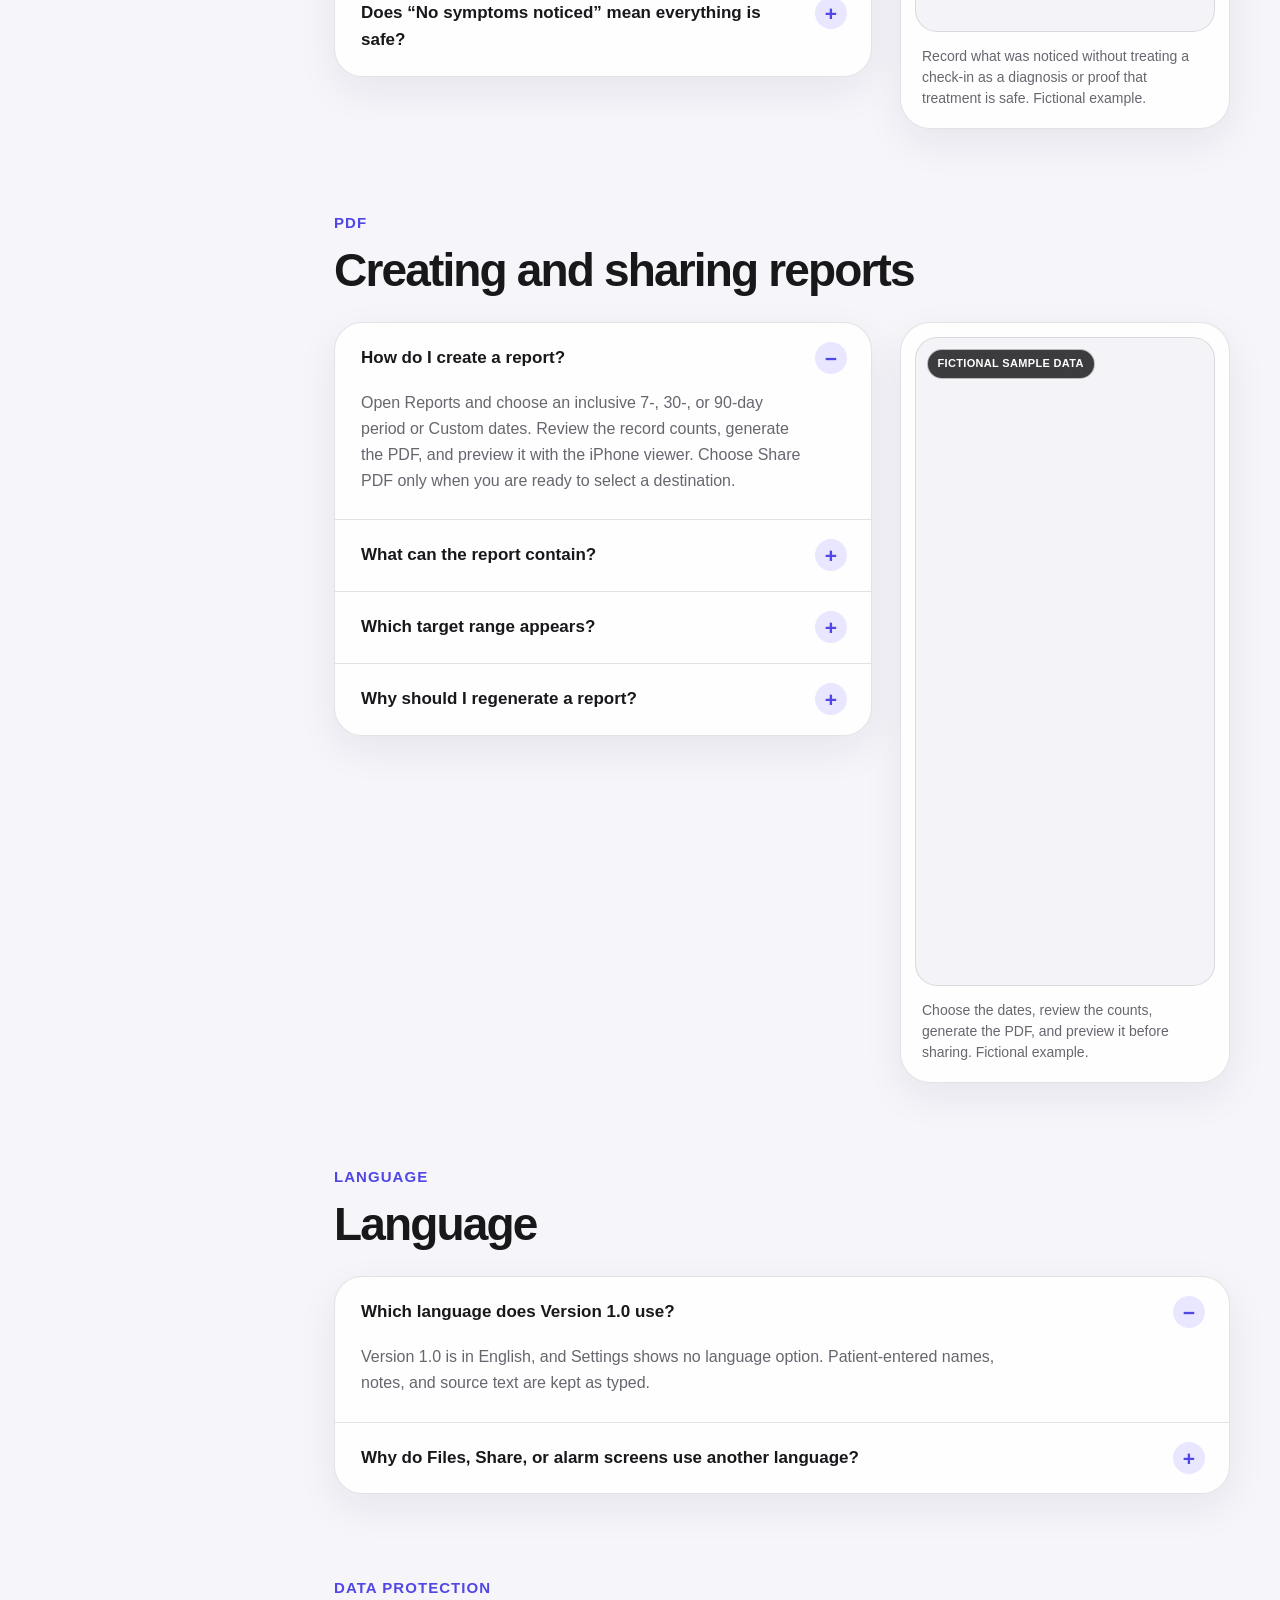
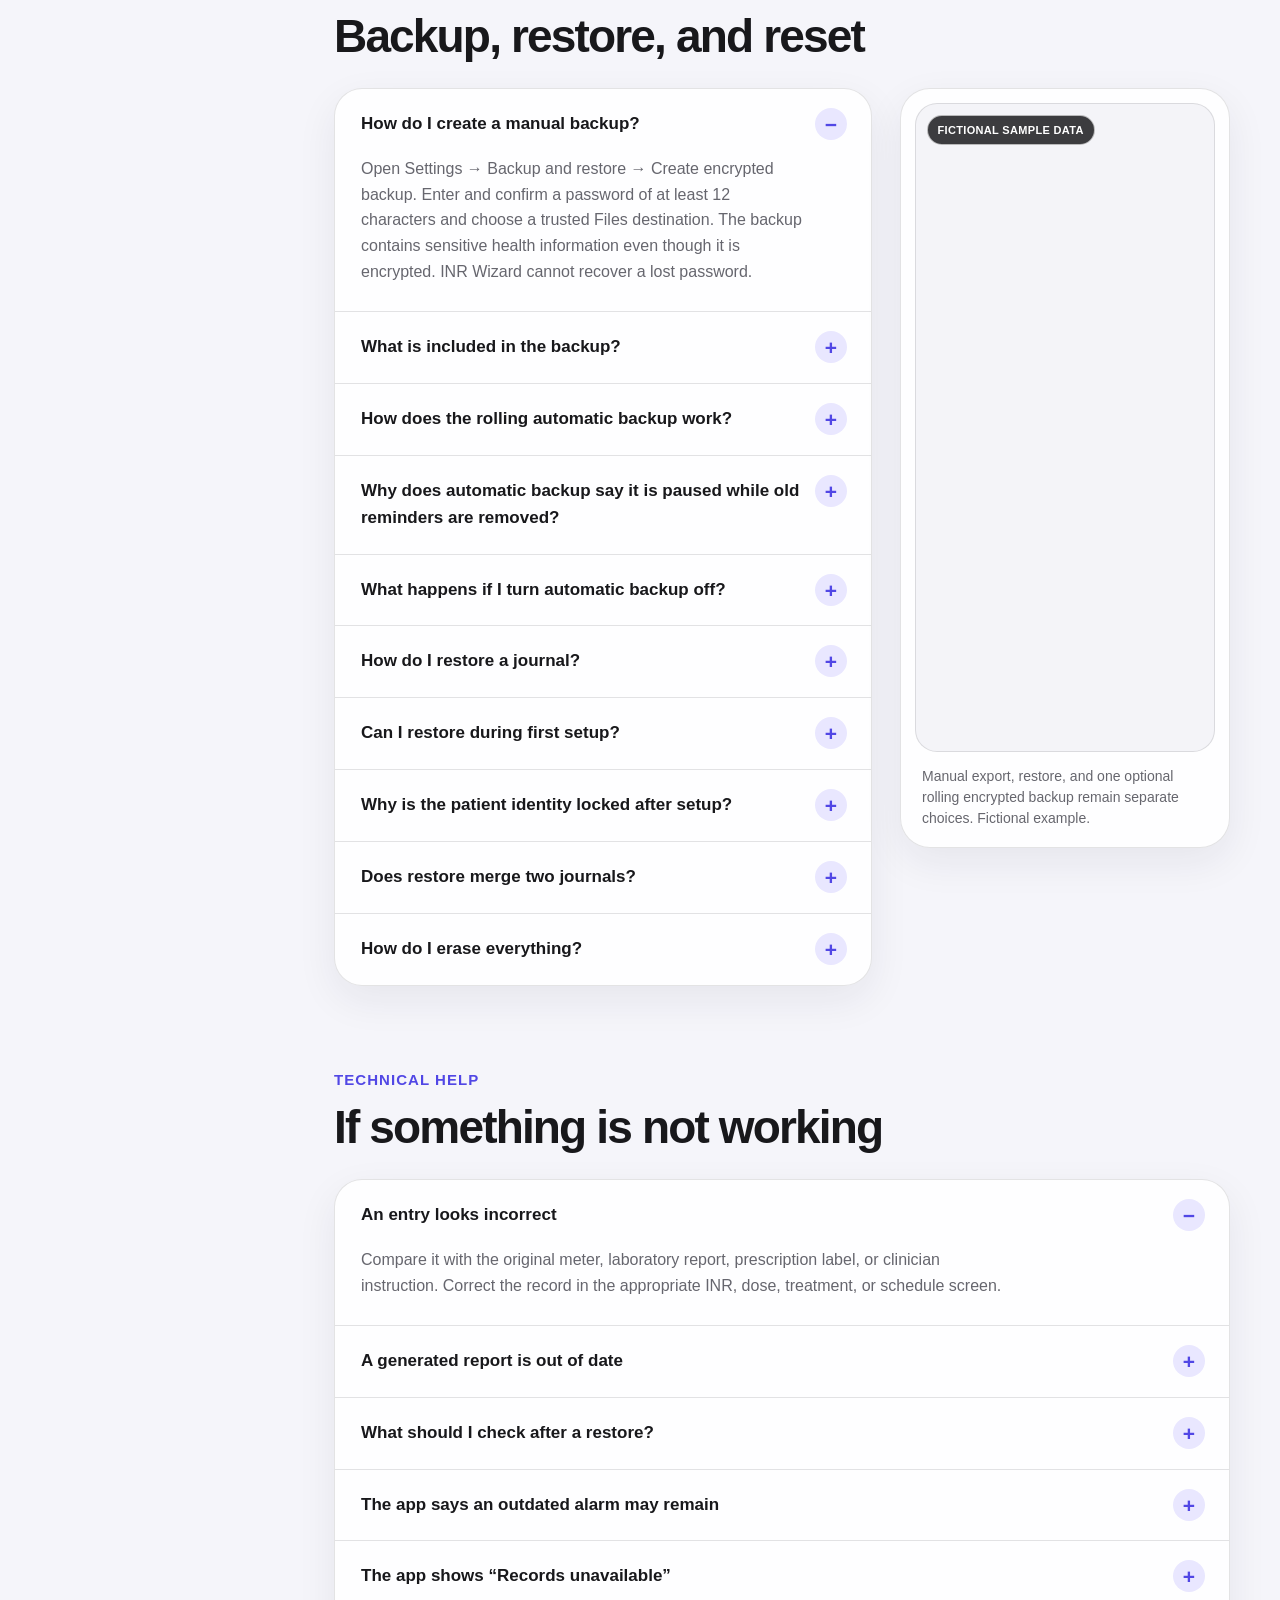
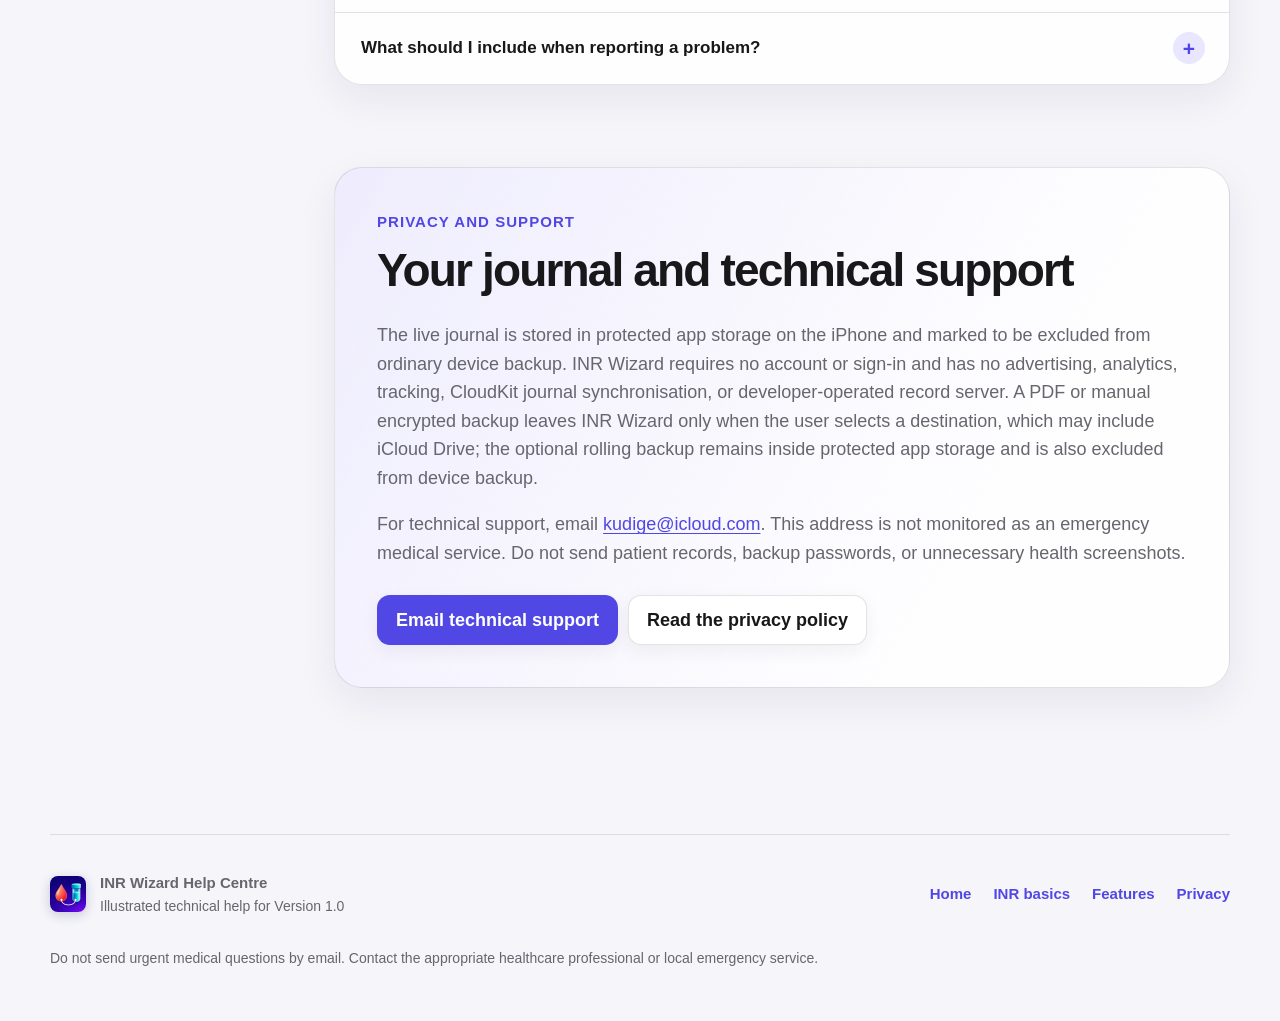
<file: help/index.html>
<!doctype html>
<html lang="en">
  <head>
    <meta charset="utf-8">
    <meta name="viewport" content="width=device-width, initial-scale=1">
    <meta http-equiv="refresh" content="0; url=/support/">
    <meta name="robots" content="noindex">
    <link rel="canonical" href="https://www.inrwizard.com/support/">
    <link rel="icon" href="/assets/app-icon-144.png" type="image/png">
    <link rel="stylesheet" href="/assets/styles.css?v=8">
    <title>Help Centre · INR Wizard</title>
  </head>
  <body>
    <main class="page-shell not-found-shell">
      <section class="hero">
        <p class="eyebrow">Help Centre</p>
        <h1>Opening INR Wizard Help.</h1>
        <p class="hero-copy">If the Help Centre does not open automatically, use the link below.</p>
        <div class="hero-actions">
          <a class="button primary" href="/support/">Open the Help Centre</a>
        </div>
      </section>
    </main>
  </body>
</html>
</file>
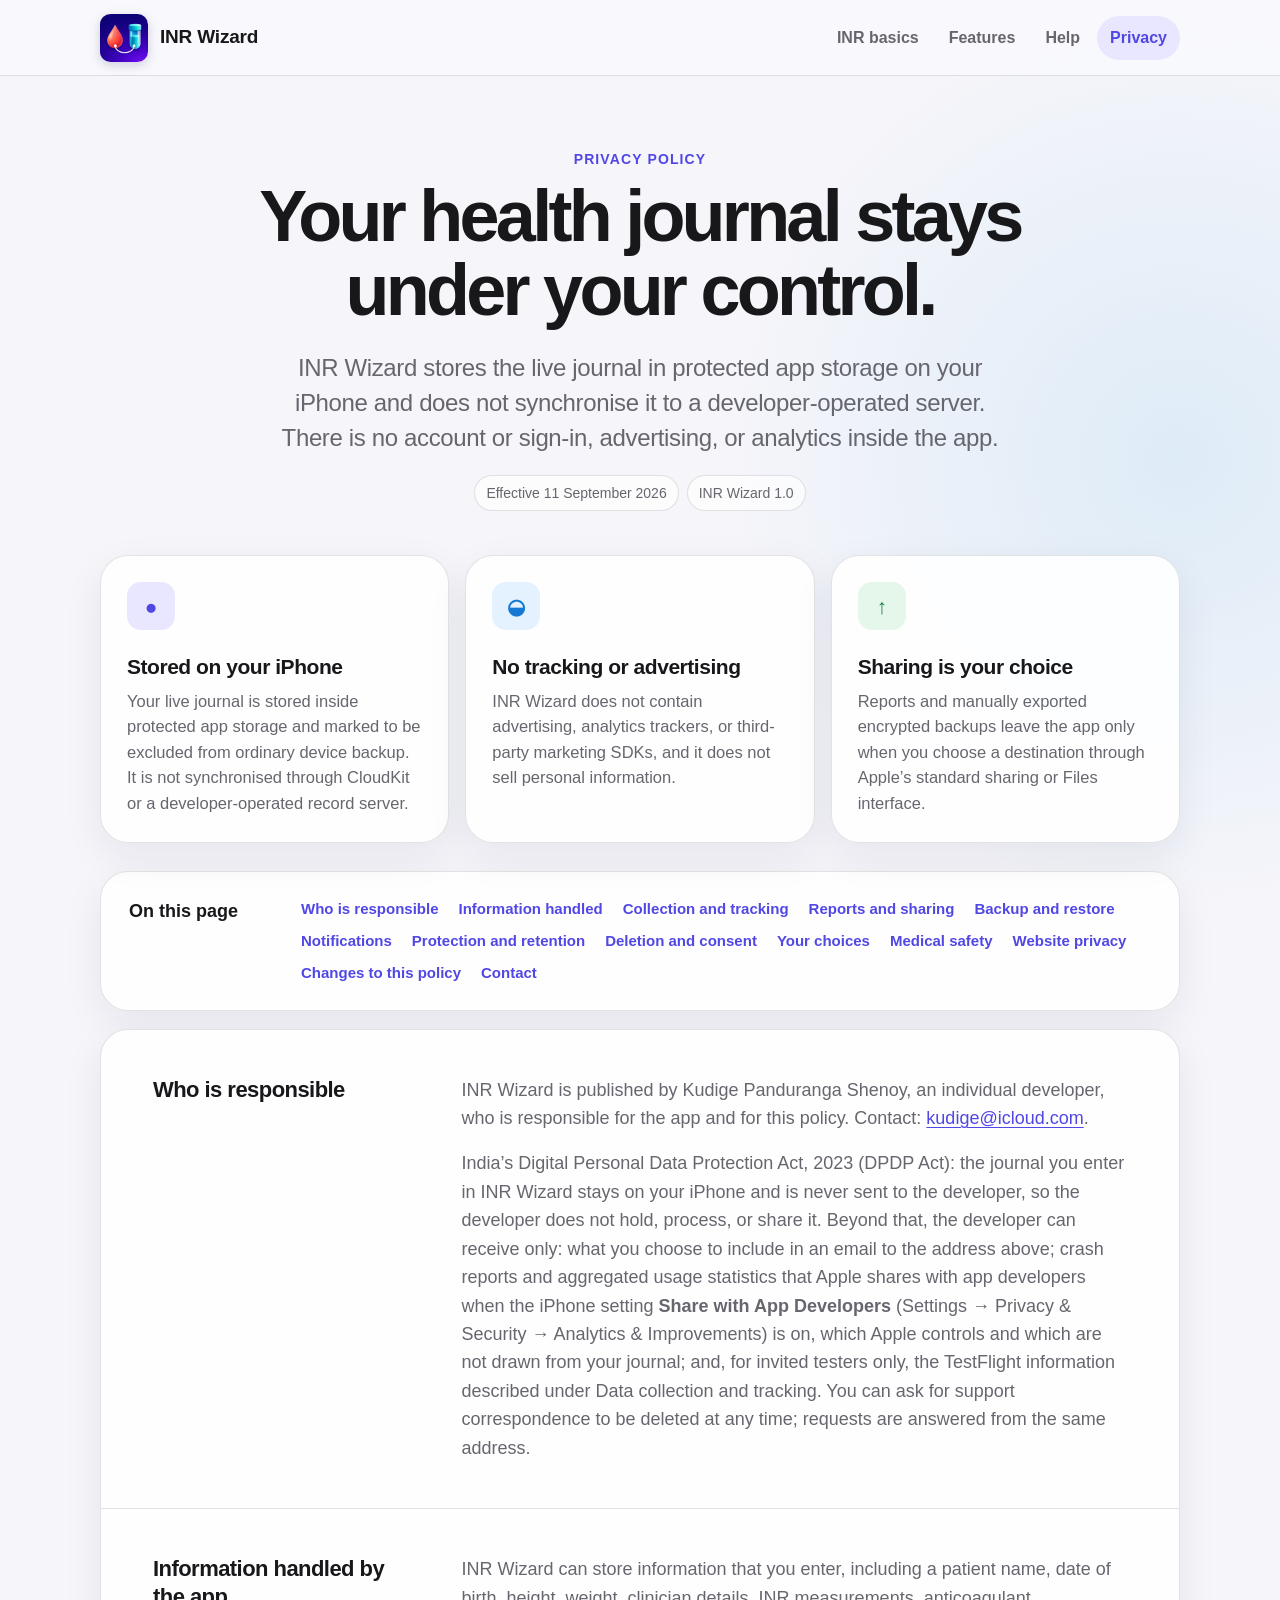
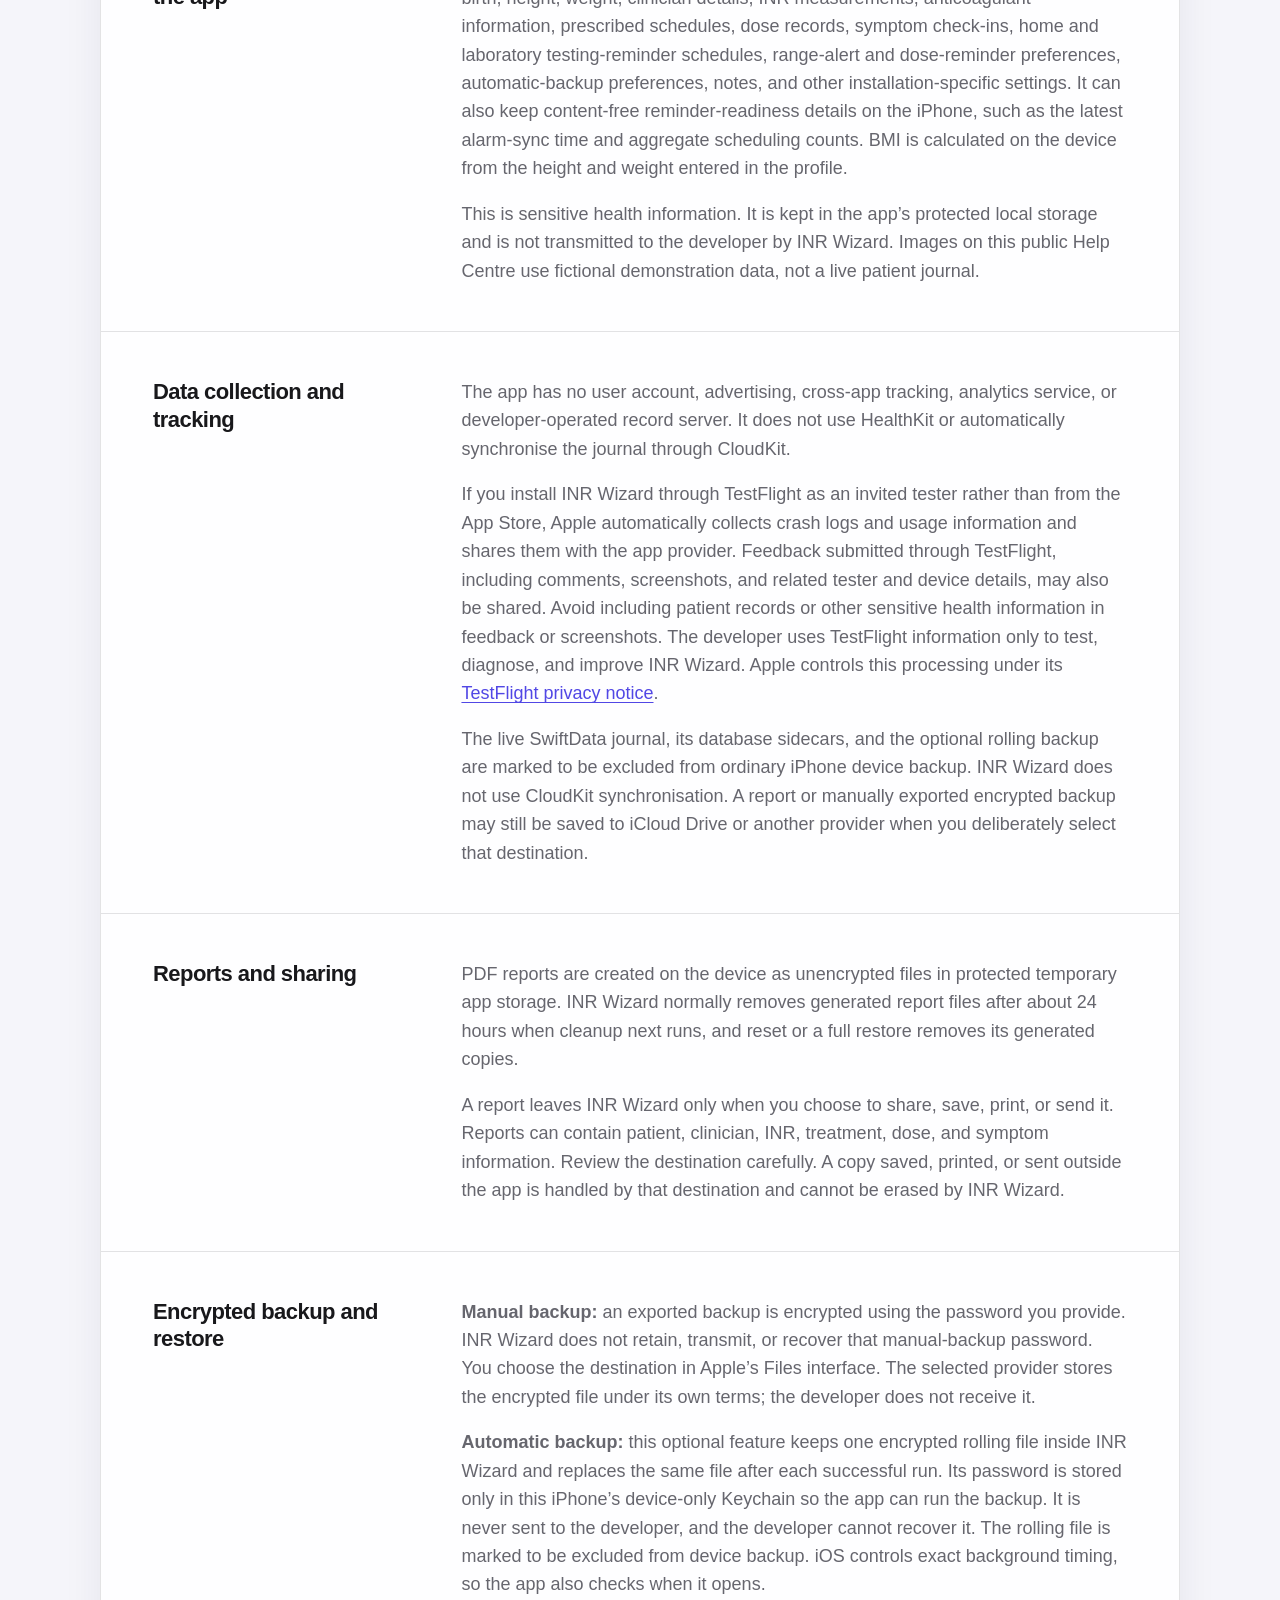
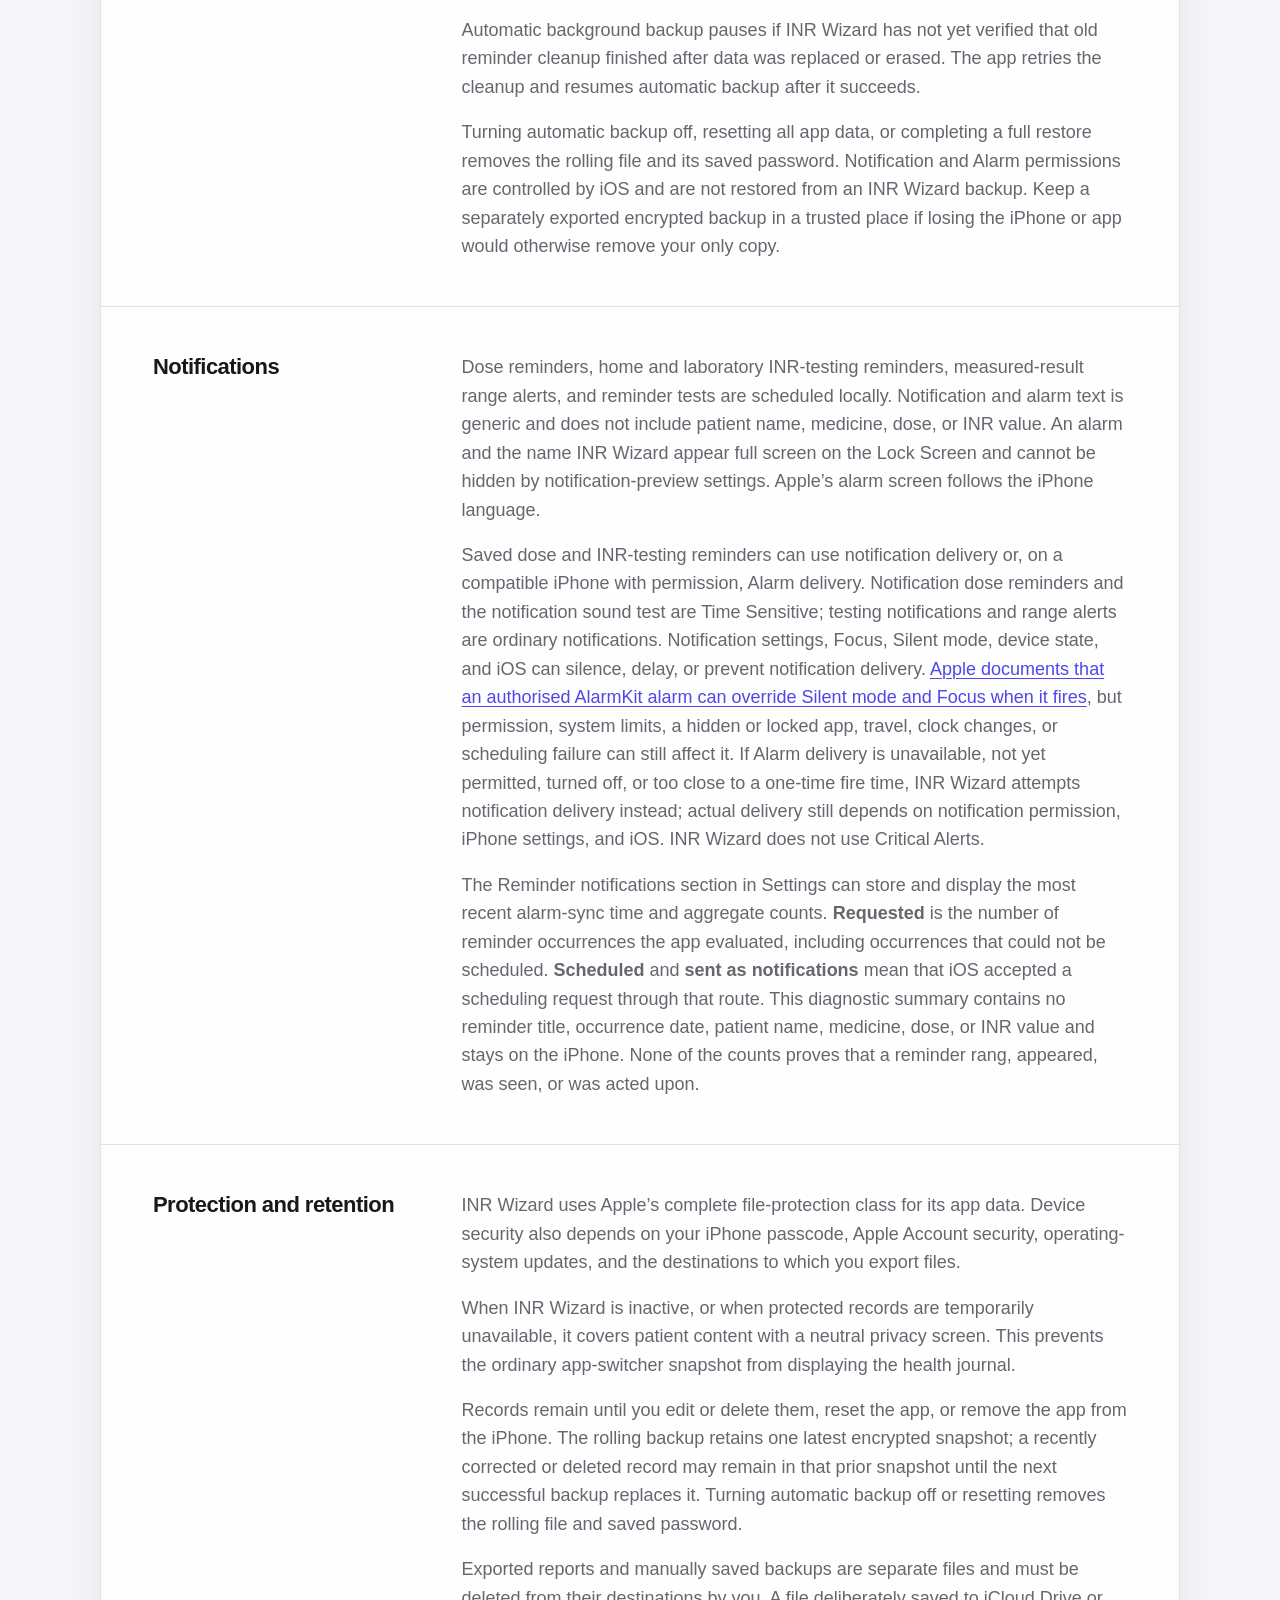
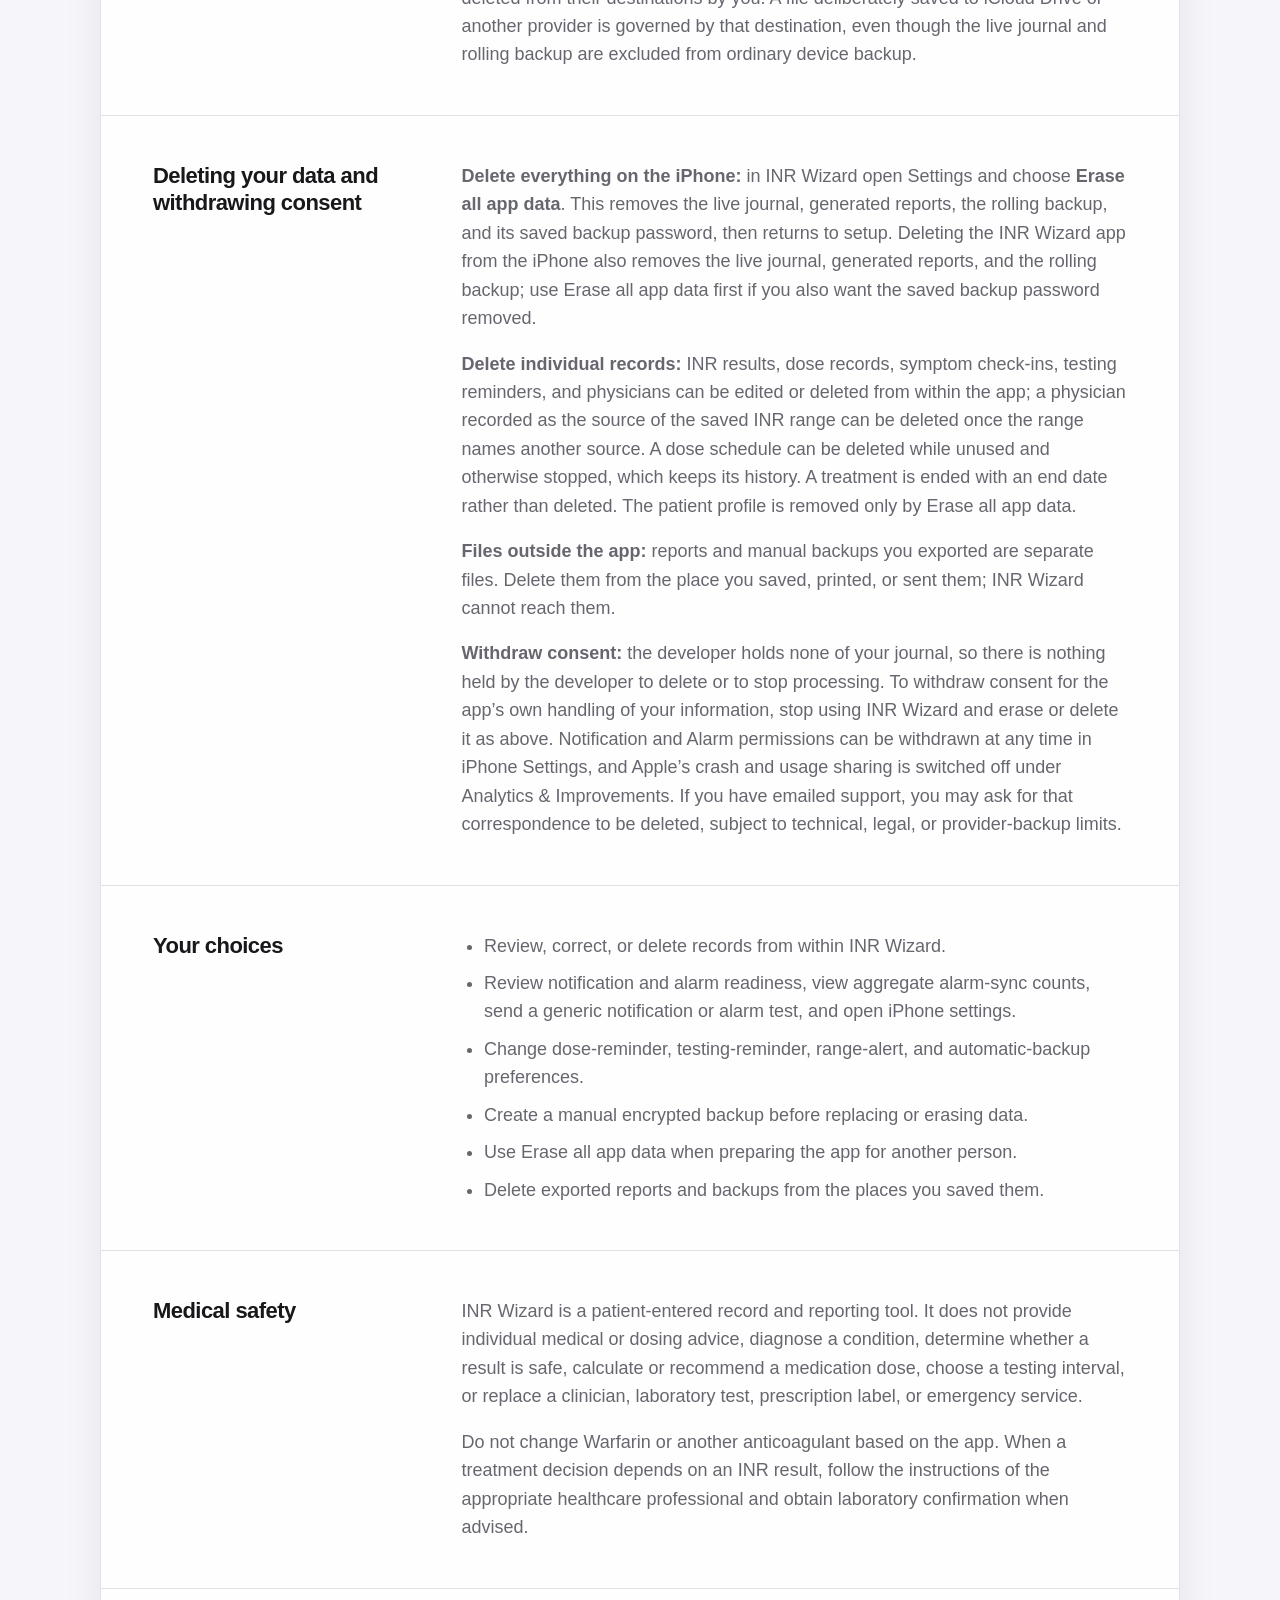
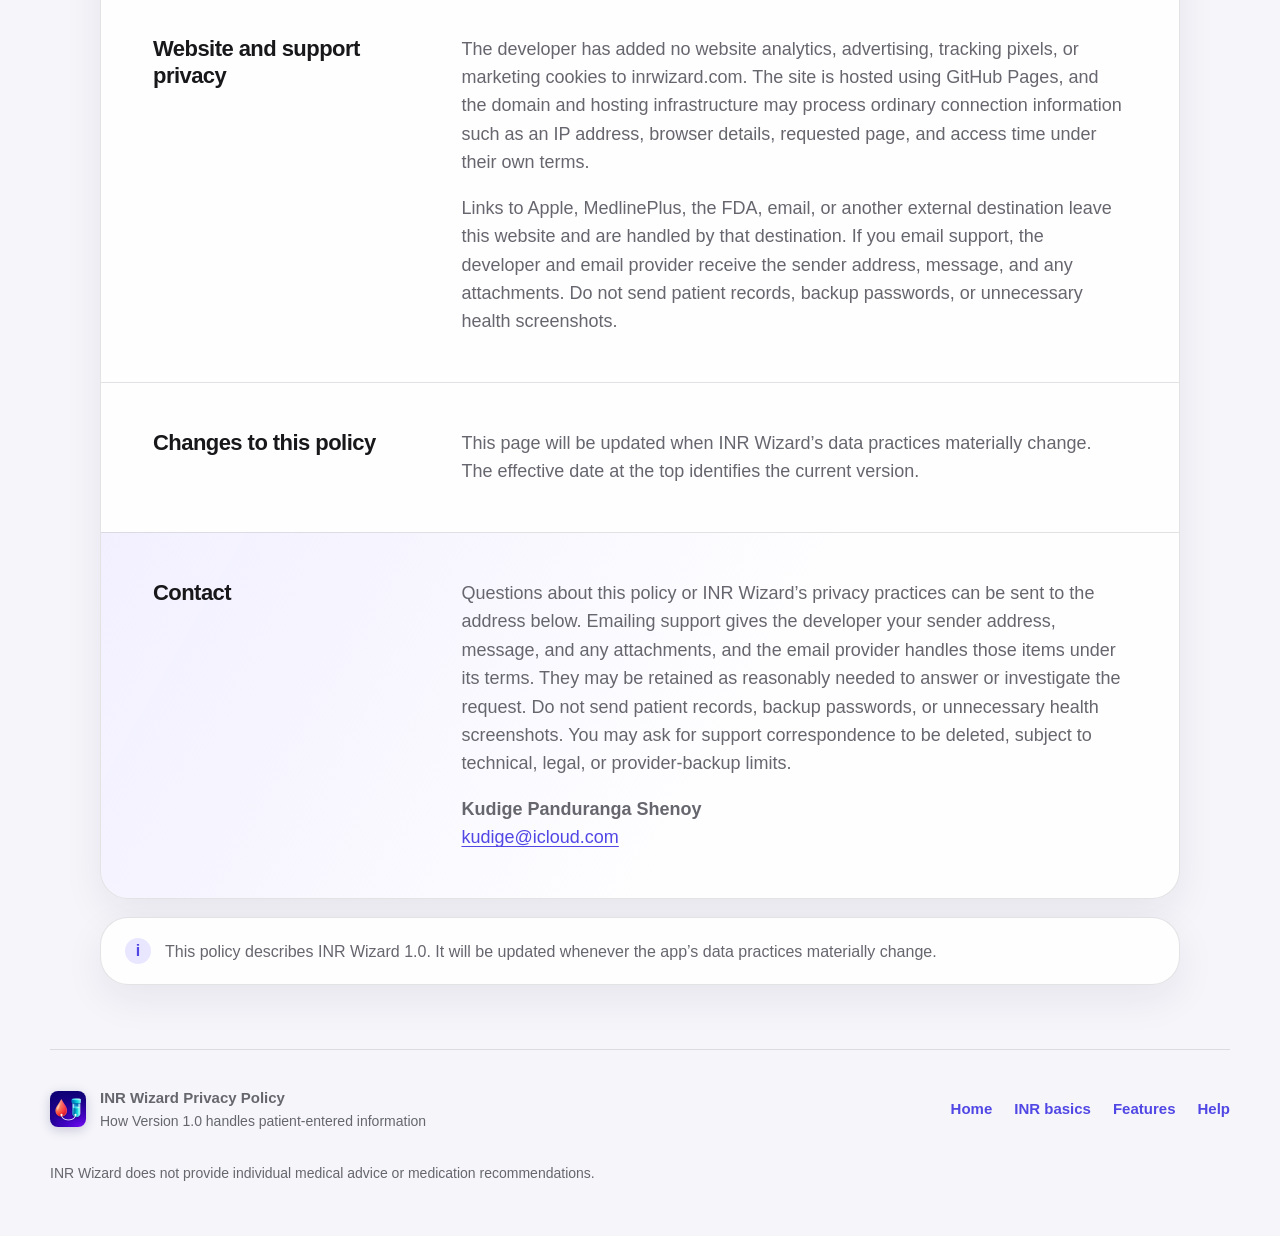
<file: privacy/index.html>
<!doctype html>
<html lang="en">
  <head>
    <meta charset="utf-8">
    <meta name="viewport" content="width=device-width, initial-scale=1">
    <title>Privacy Policy · INR Wizard</title>
    <meta name="description" content="How INR Wizard 1.0 handles patient-entered INR, treatment, alarm and notification reminders, dose, symptom, report, and encrypted backup data.">
    <meta name="theme-color" content="#f5f5fa" media="(prefers-color-scheme: light)">
    <meta name="theme-color" content="#111116" media="(prefers-color-scheme: dark)">
    <link rel="canonical" href="https://www.inrwizard.com/privacy/">
    <link rel="icon" href="/assets/app-icon-144.png" type="image/png">
    <link rel="apple-touch-icon" href="/assets/app-icon.png">
    <link rel="stylesheet" href="/assets/styles.css?v=8">
    <meta property="og:type" content="website">
    <meta property="og:title" content="INR Wizard Privacy Policy">
    <meta property="og:description" content="INR Wizard keeps the live health journal in protected iPhone storage, without developer tracking, advertising, or a record server.">
    <meta property="og:url" content="https://www.inrwizard.com/privacy/">
    <meta property="og:image" content="https://www.inrwizard.com/assets/og.png">
    <meta property="og:image:width" content="1200">
    <meta property="og:image:height" content="630">
    <meta property="og:image:alt" content="INR Wizard, Keep INR records clear, with a blood drop and specimen tube illustration">
    <meta name="twitter:card" content="summary_large_image">
    <meta name="twitter:title" content="INR Wizard Privacy Policy">
    <meta name="twitter:description" content="INR Wizard keeps the live health journal in protected iPhone storage, without accounts, tracking, advertising, or a developer-operated record server.">
    <meta name="twitter:image" content="https://www.inrwizard.com/assets/og.png">
  </head>
  <body>
    <a class="skip-link" href="#content">Skip to content</a>
    <header class="site-header">
      <a class="brand" href="/" aria-label="INR Wizard home">
        <img src="/assets/app-icon-144.png" alt="" width="48" height="48">
        <span>INR Wizard</span>
      </a>
      <nav class="site-nav" aria-label="Main navigation">
        <a href="/#what-is-inr">INR basics</a>
        <a class="nav-optional" href="/#features">Features</a>
        <a href="/support/">Help</a>
        <a href="/privacy/" aria-current="page">Privacy</a>
      </nav>
    </header>

    <main id="content" class="page-shell">
      <section class="hero" aria-labelledby="page-title">
        <p class="eyebrow">Privacy Policy</p>
        <h1 id="page-title">Your health journal stays under your control.</h1>
        <p class="hero-copy">
          INR Wizard stores the live journal in protected app storage on your iPhone and does not
          synchronise it to a developer-operated server. There is no account or sign-in,
          advertising, or analytics inside the app.
        </p>
        <div class="policy-meta" role="group" aria-label="Policy details">
          <span>Effective 11 September 2026</span>
          <span>INR Wizard 1.0</span>
        </div>
      </section>

      <section class="safeguard-grid" aria-label="Privacy overview">
        <article class="safeguard-card">
          <div class="safeguard-icon" aria-hidden="true">●</div>
          <h2>Stored on your iPhone</h2>
          <p>Your live journal is stored inside protected app storage and marked to be excluded from ordinary device backup. It is not synchronised through CloudKit or a developer-operated record server.</p>
        </article>
        <article class="safeguard-card blue">
          <div class="safeguard-icon" aria-hidden="true">◒</div>
          <h2>No tracking or advertising</h2>
          <p>INR Wizard does not contain advertising, analytics trackers, or third-party marketing SDKs, and it does not sell personal information.</p>
        </article>
        <article class="safeguard-card green">
          <div class="safeguard-icon" aria-hidden="true">↑</div>
          <h2>Sharing is your choice</h2>
          <p>Reports and manually exported encrypted backups leave the app only when you choose a destination through Apple’s standard sharing or Files interface.</p>
        </article>
      </section>

      <nav class="contents" aria-label="Privacy policy sections">
        <p>On this page</p>
        <div>
          <a href="#responsible">Who is responsible</a>
          <a href="#information">Information handled</a>
          <a href="#collection">Collection and tracking</a>
          <a href="#reports">Reports and sharing</a>
          <a href="#backup">Backup and restore</a>
          <a href="#notifications">Notifications</a>
          <a href="#protection">Protection and retention</a>
          <a href="#deletion">Deletion and consent</a>
          <a href="#control">Your choices</a>
          <a href="#medical">Medical safety</a>
          <a href="#website">Website privacy</a>
          <a href="#changes">Changes to this policy</a>
          <a href="#contact">Contact</a>
        </div>
      </nav>

      <section class="policy-card" aria-label="Full privacy policy">
        <article id="responsible" class="policy-section">
          <h2>Who is responsible</h2>
          <div>
            <p>INR Wizard is published by Kudige Panduranga Shenoy, an individual developer, who is responsible for the app and for this policy. Contact: <a href="mailto:kudige@icloud.com?subject=INR%20Wizard%20Privacy">kudige@icloud.com</a>.</p>
            <p>India’s Digital Personal Data Protection Act, 2023 (DPDP Act): the journal you enter in INR Wizard stays on your iPhone and is never sent to the developer, so the developer does not hold, process, or share it. Beyond that, the developer can receive only: what you choose to include in an email to the address above; crash reports and aggregated usage statistics that Apple shares with app developers when the iPhone setting <strong>Share with App Developers</strong> (Settings → Privacy &amp; Security → Analytics &amp; Improvements) is on, which Apple controls and which are not drawn from your journal; and, for invited testers only, the TestFlight information described under Data collection and tracking. You can ask for support correspondence to be deleted at any time; requests are answered from the same address.</p>
          </div>
        </article>

        <article id="information" class="policy-section">
          <h2>Information handled by the app</h2>
          <div>
            <p>INR Wizard can store information that you enter, including a patient name, date of birth, height, weight, clinician details, INR measurements, anticoagulant information, prescribed schedules, dose records, symptom check-ins, home and laboratory testing-reminder schedules, range-alert and dose-reminder preferences, automatic-backup preferences, notes, and other installation-specific settings. It can also keep content-free reminder-readiness details on the iPhone, such as the latest alarm-sync time and aggregate scheduling counts. BMI is calculated on the device from the height and weight entered in the profile.</p>
            <p>This is sensitive health information. It is kept in the app’s protected local storage and is not transmitted to the developer by INR Wizard. Images on this public Help Centre use fictional demonstration data, not a live patient journal.</p>
          </div>
        </article>

        <article id="collection" class="policy-section">
          <h2>Data collection and tracking</h2>
          <div>
            <p>The app has no user account, advertising, cross-app tracking, analytics service, or developer-operated record server. It does not use HealthKit or automatically synchronise the journal through CloudKit.</p>
            <p>If you install INR Wizard through TestFlight as an invited tester rather than from the App Store, Apple automatically collects crash logs and usage information and shares them with the app provider. Feedback submitted through TestFlight, including comments, screenshots, and related tester and device details, may also be shared. Avoid including patient records or other sensitive health information in feedback or screenshots. The developer uses TestFlight information only to test, diagnose, and improve INR Wizard. Apple controls this processing under its <a href="https://www.apple.com/legal/privacy/data/en/test-flight/">TestFlight privacy notice</a>.</p>
            <p>The live SwiftData journal, its database sidecars, and the optional rolling backup are marked to be excluded from ordinary iPhone device backup. INR Wizard does not use CloudKit synchronisation. A report or manually exported encrypted backup may still be saved to iCloud Drive or another provider when you deliberately select that destination.</p>
          </div>
        </article>

        <article id="reports" class="policy-section">
          <h2>Reports and sharing</h2>
          <div>
            <p>PDF reports are created on the device as unencrypted files in protected temporary app storage. INR Wizard normally removes generated report files after about 24 hours when cleanup next runs, and reset or a full restore removes its generated copies.</p>
            <p>A report leaves INR Wizard only when you choose to share, save, print, or send it. Reports can contain patient, clinician, INR, treatment, dose, and symptom information. Review the destination carefully. A copy saved, printed, or sent outside the app is handled by that destination and cannot be erased by INR Wizard.</p>
          </div>
        </article>

        <article id="backup" class="policy-section">
          <h2>Encrypted backup and restore</h2>
          <div>
            <p><strong>Manual backup:</strong> an exported backup is encrypted using the password you provide. INR Wizard does not retain, transmit, or recover that manual-backup password. You choose the destination in Apple’s Files interface. The selected provider stores the encrypted file under its own terms; the developer does not receive it.</p>
            <p><strong>Automatic backup:</strong> this optional feature keeps one encrypted rolling file inside INR Wizard and replaces the same file after each successful run. Its password is stored only in this iPhone’s device-only Keychain so the app can run the backup. It is never sent to the developer, and the developer cannot recover it. The rolling file is marked to be excluded from device backup. iOS controls exact background timing, so the app also checks when it opens.</p>
            <p>Automatic background backup pauses if INR Wizard has not yet verified that old reminder cleanup finished after data was replaced or erased. The app retries the cleanup and resumes automatic backup after it succeeds.</p>
            <p>Turning automatic backup off, resetting all app data, or completing a full restore removes the rolling file and its saved password. Notification and Alarm permissions are controlled by iOS and are not restored from an INR Wizard backup. Keep a separately exported encrypted backup in a trusted place if losing the iPhone or app would otherwise remove your only copy.</p>
          </div>
        </article>

        <article id="notifications" class="policy-section">
          <h2>Notifications</h2>
          <div>
            <p>Dose reminders, home and laboratory INR-testing reminders, measured-result range alerts, and reminder tests are scheduled locally. Notification and alarm text is generic and does not include patient name, medicine, dose, or INR value. An alarm and the name INR Wizard appear full screen on the Lock Screen and cannot be hidden by notification-preview settings. Apple’s alarm screen follows the iPhone language.</p>
            <p>Saved dose and INR-testing reminders can use notification delivery or, on a compatible iPhone with permission, Alarm delivery. Notification dose reminders and the notification sound test are Time Sensitive; testing notifications and range alerts are ordinary notifications. Notification settings, Focus, Silent mode, device state, and iOS can silence, delay, or prevent notification delivery. <a href="https://developer.apple.com/documentation/AlarmKit/scheduling-an-alarm-with-alarmkit">Apple documents that an authorised AlarmKit alarm can override Silent mode and Focus when it fires</a>, but permission, system limits, a hidden or locked app, travel, clock changes, or scheduling failure can still affect it. If Alarm delivery is unavailable, not yet permitted, turned off, or too close to a one-time fire time, INR Wizard attempts notification delivery instead; actual delivery still depends on notification permission, iPhone settings, and iOS. INR Wizard does not use Critical Alerts.</p>
            <p>The Reminder notifications section in Settings can store and display the most recent alarm-sync time and aggregate counts. <strong>Requested</strong> is the number of reminder occurrences the app evaluated, including occurrences that could not be scheduled. <strong>Scheduled</strong> and <strong>sent as notifications</strong> mean that iOS accepted a scheduling request through that route. This diagnostic summary contains no reminder title, occurrence date, patient name, medicine, dose, or INR value and stays on the iPhone. None of the counts proves that a reminder rang, appeared, was seen, or was acted upon.</p>
          </div>
        </article>

        <article id="protection" class="policy-section">
          <h2>Protection and retention</h2>
          <div>
            <p>INR Wizard uses Apple’s complete file-protection class for its app data. Device security also depends on your iPhone passcode, Apple Account security, operating-system updates, and the destinations to which you export files.</p>
            <p>When INR Wizard is inactive, or when protected records are temporarily unavailable, it covers patient content with a neutral privacy screen. This prevents the ordinary app-switcher snapshot from displaying the health journal.</p>
            <p>Records remain until you edit or delete them, reset the app, or remove the app from the iPhone. The rolling backup retains one latest encrypted snapshot; a recently corrected or deleted record may remain in that prior snapshot until the next successful backup replaces it. Turning automatic backup off or resetting removes the rolling file and saved password.</p>
            <p>Exported reports and manually saved backups are separate files and must be deleted from their destinations by you. A file deliberately saved to iCloud Drive or another provider is governed by that destination, even though the live journal and rolling backup are excluded from ordinary device backup.</p>
          </div>
        </article>

        <article id="deletion" class="policy-section">
          <h2>Deleting your data and withdrawing consent</h2>
          <div>
            <p><strong>Delete everything on the iPhone:</strong> in INR Wizard open Settings and choose <strong>Erase all app data</strong>. This removes the live journal, generated reports, the rolling backup, and its saved backup password, then returns to setup. Deleting the INR Wizard app from the iPhone also removes the live journal, generated reports, and the rolling backup; use Erase all app data first if you also want the saved backup password removed.</p>
            <p><strong>Delete individual records:</strong> INR results, dose records, symptom check-ins, testing reminders, and physicians can be edited or deleted from within the app; a physician recorded as the source of the saved INR range can be deleted once the range names another source. A dose schedule can be deleted while unused and otherwise stopped, which keeps its history. A treatment is ended with an end date rather than deleted. The patient profile is removed only by Erase all app data.</p>
            <p><strong>Files outside the app:</strong> reports and manual backups you exported are separate files. Delete them from the place you saved, printed, or sent them; INR Wizard cannot reach them.</p>
            <p><strong>Withdraw consent:</strong> the developer holds none of your journal, so there is nothing held by the developer to delete or to stop processing. To withdraw consent for the app’s own handling of your information, stop using INR Wizard and erase or delete it as above. Notification and Alarm permissions can be withdrawn at any time in iPhone Settings, and Apple’s crash and usage sharing is switched off under Analytics &amp; Improvements. If you have emailed support, you may ask for that correspondence to be deleted, subject to technical, legal, or provider-backup limits.</p>
          </div>
        </article>

        <article id="control" class="policy-section">
          <h2>Your choices</h2>
          <div>
            <ul>
              <li>Review, correct, or delete records from within INR Wizard.</li>
              <li>Review notification and alarm readiness, view aggregate alarm-sync counts, send a generic notification or alarm test, and open iPhone settings.</li>
              <li>Change dose-reminder, testing-reminder, range-alert, and automatic-backup preferences.</li>
              <li>Create a manual encrypted backup before replacing or erasing data.</li>
              <li>Use Erase all app data when preparing the app for another person.</li>
              <li>Delete exported reports and backups from the places you saved them.</li>
            </ul>
          </div>
        </article>

        <article id="medical" class="policy-section">
          <h2>Medical safety</h2>
          <div>
            <p>INR Wizard is a patient-entered record and reporting tool. It does not provide individual medical or dosing advice, diagnose a condition, determine whether a result is safe, calculate or recommend a medication dose, choose a testing interval, or replace a clinician, laboratory test, prescription label, or emergency service.</p>
            <p>Do not change Warfarin or another anticoagulant based on the app. When a treatment decision depends on an INR result, follow the instructions of the appropriate healthcare professional and obtain laboratory confirmation when advised.</p>
          </div>
        </article>

        <article id="website" class="policy-section">
          <h2>Website and support privacy</h2>
          <div>
            <p>The developer has added no website analytics, advertising, tracking pixels, or marketing cookies to inrwizard.com. The site is hosted using GitHub Pages, and the domain and hosting infrastructure may process ordinary connection information such as an IP address, browser details, requested page, and access time under their own terms.</p>
            <p>Links to Apple, MedlinePlus, the FDA, email, or another external destination leave this website and are handled by that destination. If you email support, the developer and email provider receive the sender address, message, and any attachments. Do not send patient records, backup passwords, or unnecessary health screenshots.</p>
          </div>
        </article>

        <article id="changes" class="policy-section">
          <h2>Changes to this policy</h2>
          <div>
            <p>This page will be updated when INR Wizard’s data practices materially change. The effective date at the top identifies the current version.</p>
          </div>
        </article>

        <article id="contact" class="policy-section contact-section">
          <h2>Contact</h2>
          <div>
            <p>Questions about this policy or INR Wizard’s privacy practices can be sent to the address below. Emailing support gives the developer your sender address, message, and any attachments, and the email provider handles those items under its terms. They may be retained as reasonably needed to answer or investigate the request. Do not send patient records, backup passwords, or unnecessary health screenshots. You may ask for support correspondence to be deleted, subject to technical, legal, or provider-backup limits.</p>
            <p><strong>Kudige Panduranga Shenoy</strong><br><a href="mailto:kudige@icloud.com?subject=INR%20Wizard%20Privacy">kudige@icloud.com</a></p>
          </div>
        </article>
      </section>

      <aside class="notice" aria-label="Policy scope notice">
        <span class="notice-symbol" aria-hidden="true">i</span>
        <p>This policy describes INR Wizard 1.0. It will be updated whenever the app’s data practices materially change.</p>
      </aside>
    </main>

    <footer class="site-footer">
      <div class="footer-brand">
        <img class="footer-icon" src="/assets/app-icon-144.png" alt="" width="36" height="36">
        <div><strong>INR Wizard Privacy Policy</strong><span>How Version 1.0 handles patient-entered information</span></div>
      </div>
      <nav aria-label="Footer navigation">
        <a href="/">Home</a>
        <a href="/#what-is-inr">INR basics</a>
        <a href="/#features">Features</a>
        <a href="/support/">Help</a>
      </nav>
      <p class="footer-disclaimer">INR Wizard does not provide individual medical advice or medication recommendations.</p>
    </footer>
  </body>
</html>
</file>
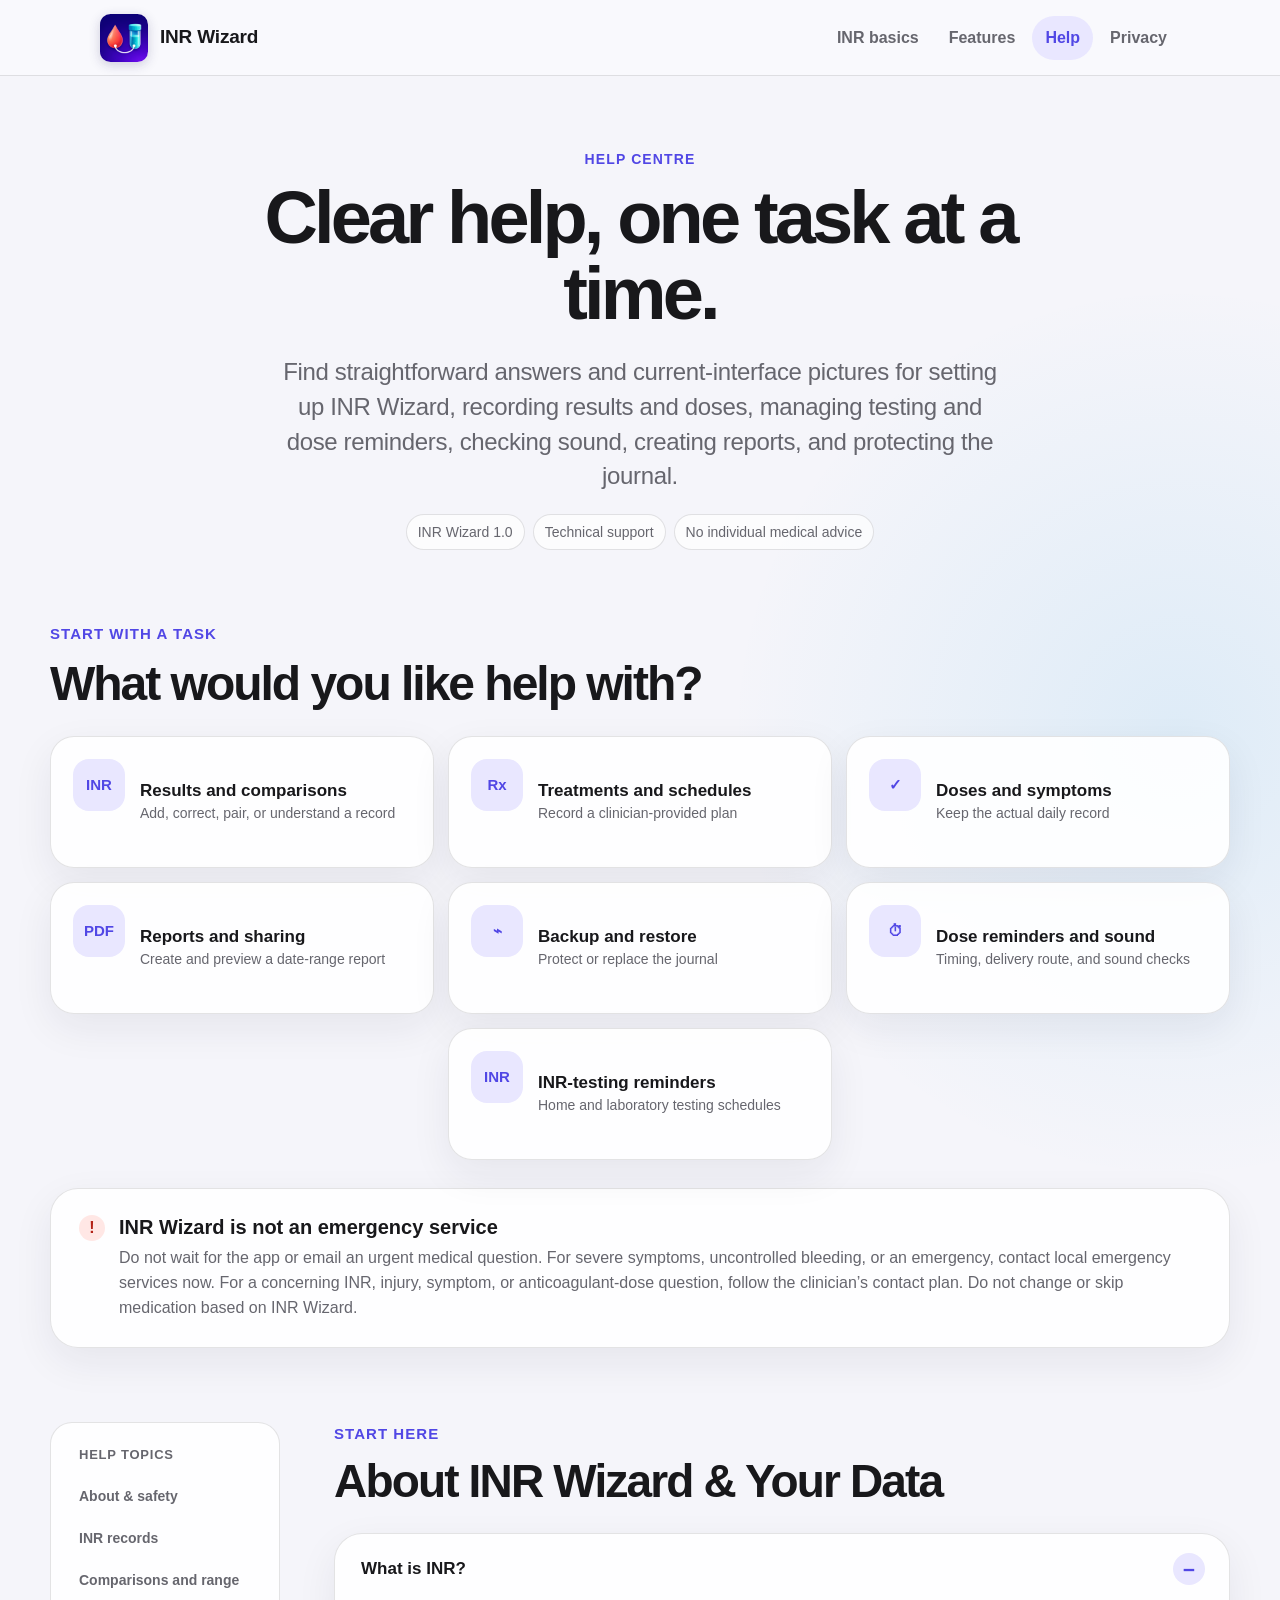
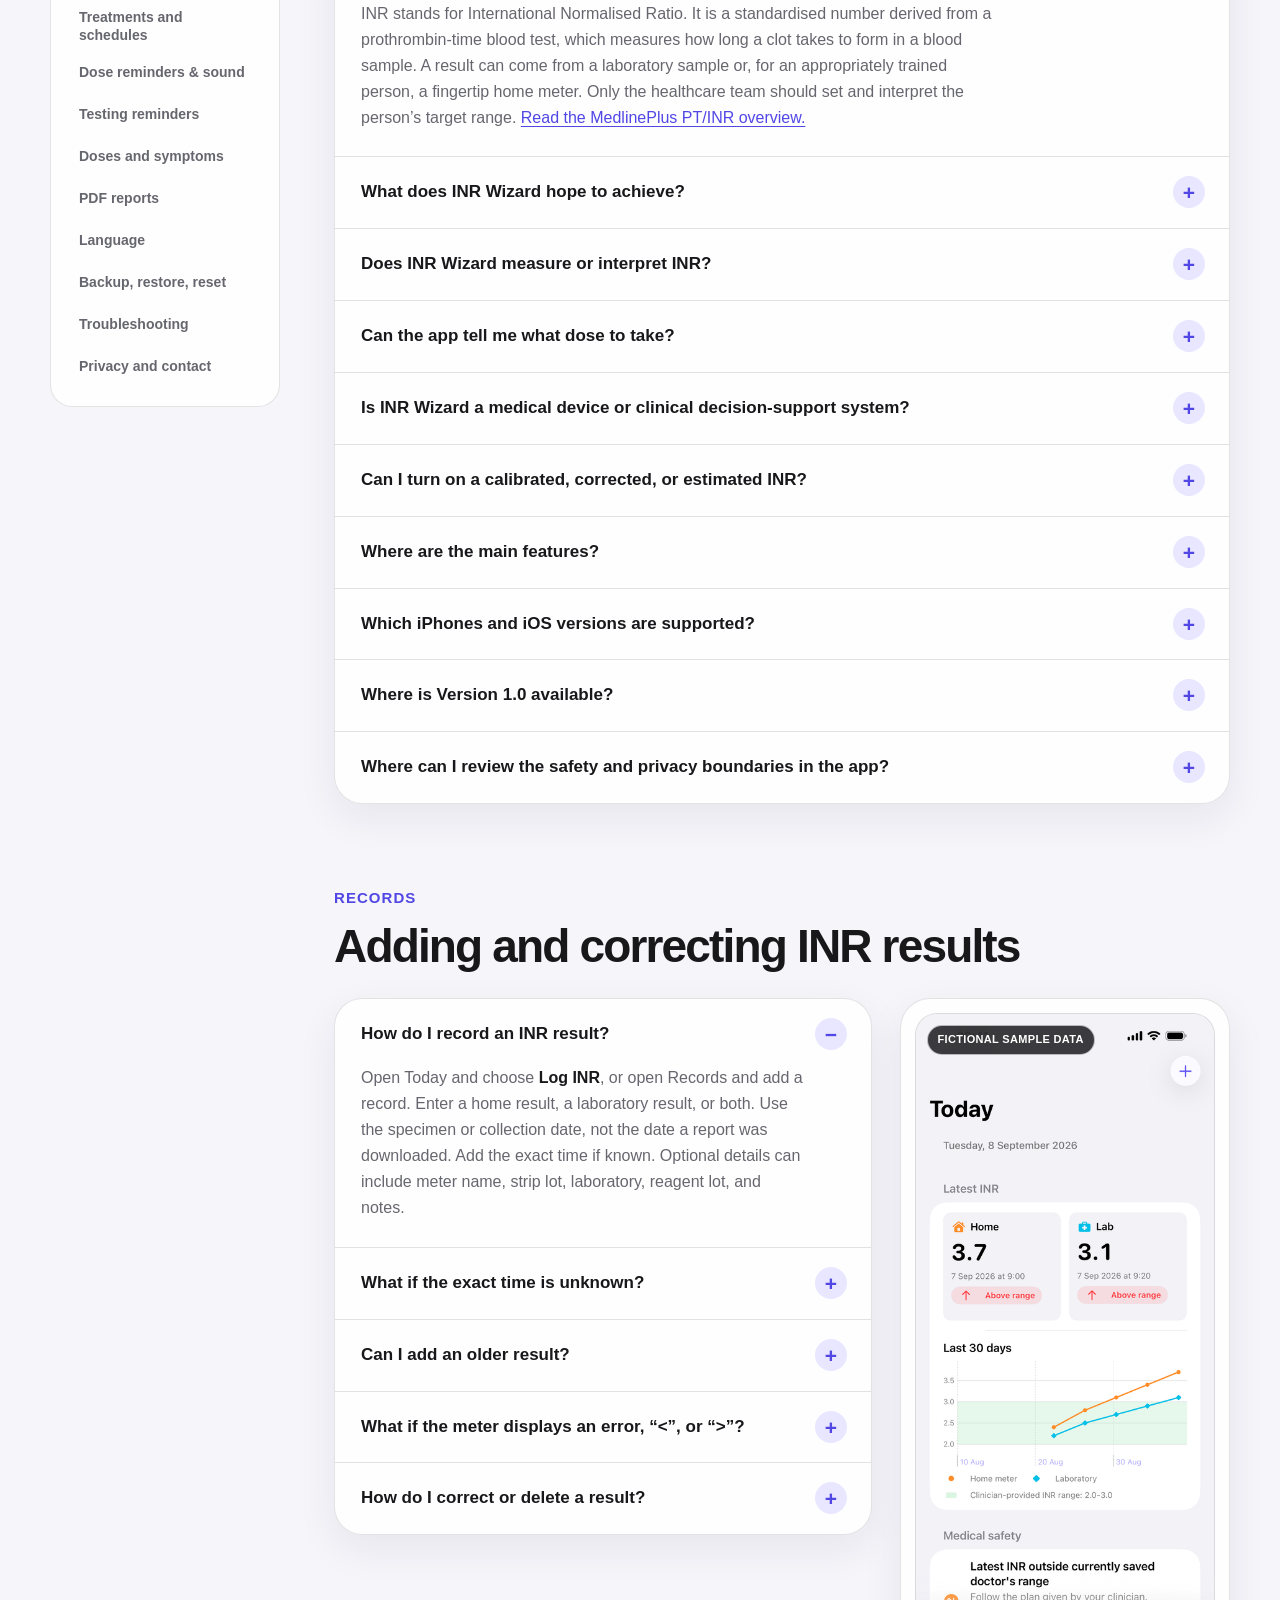
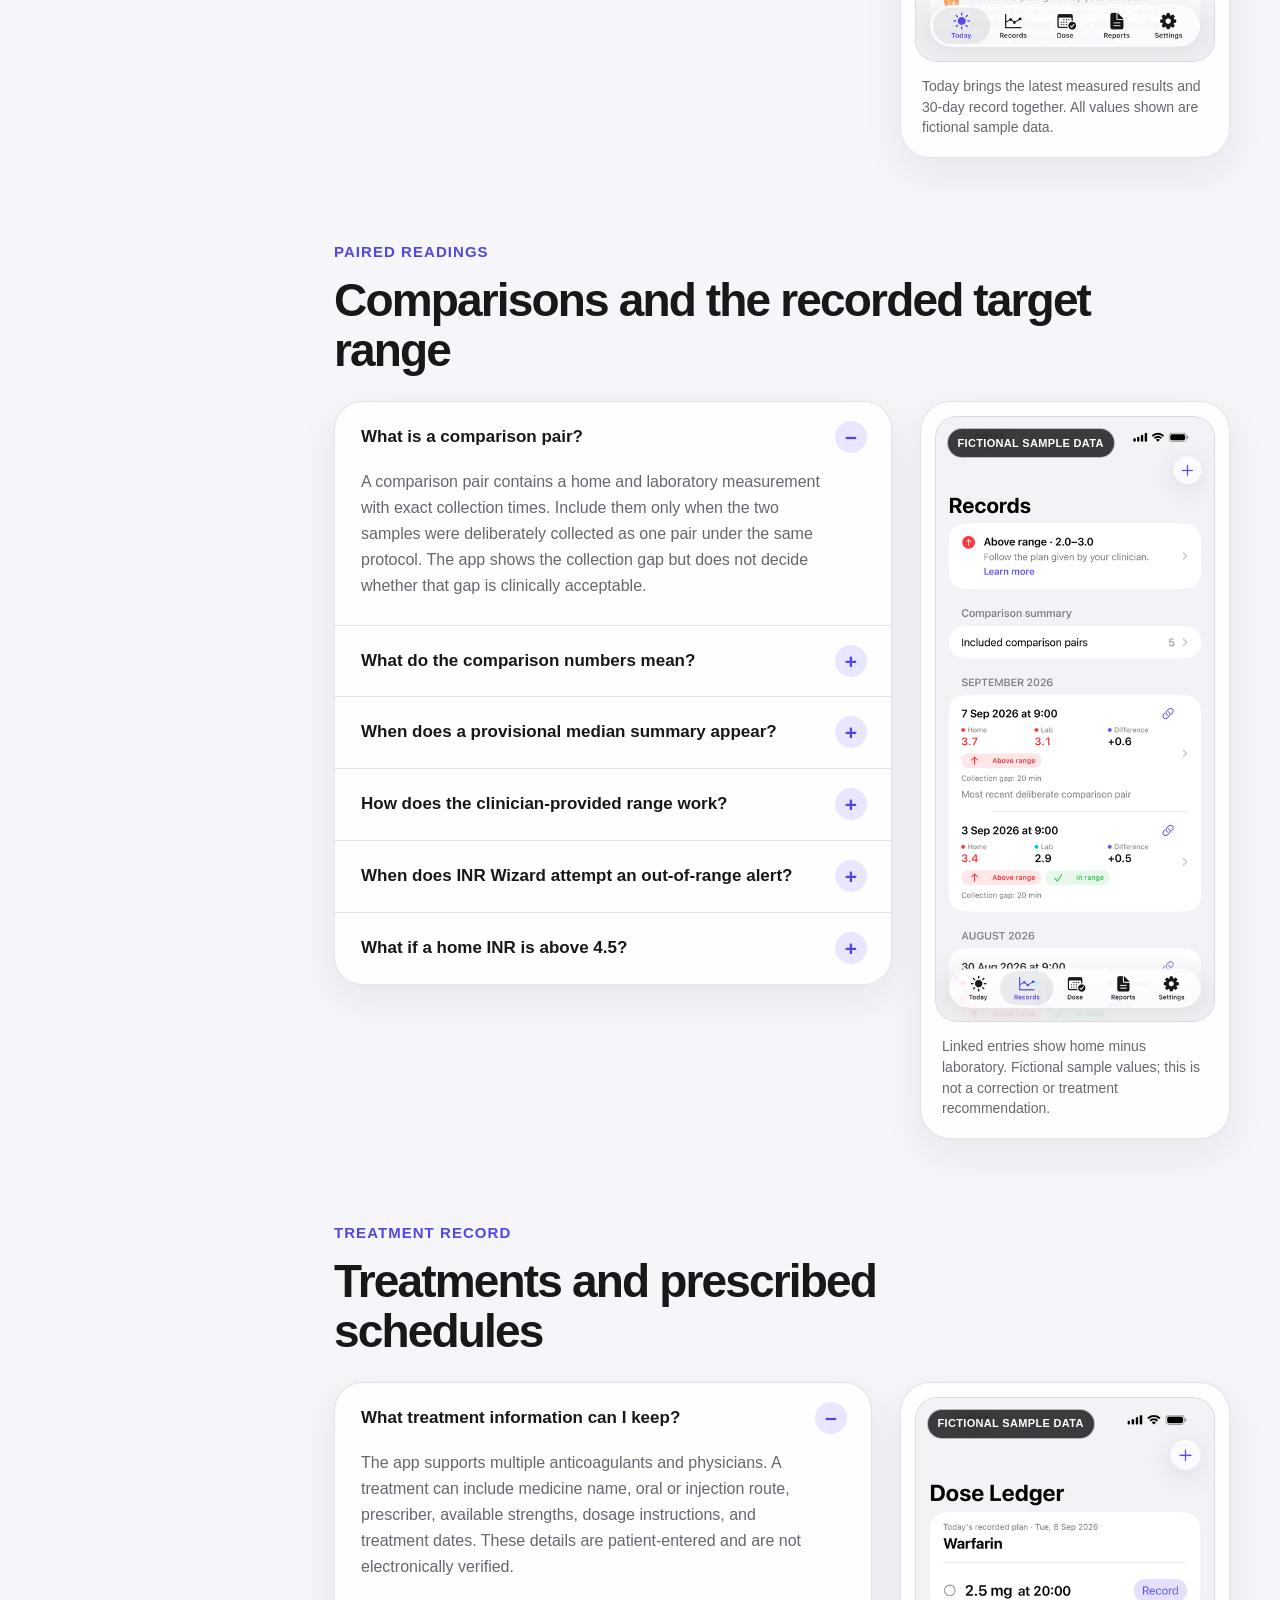
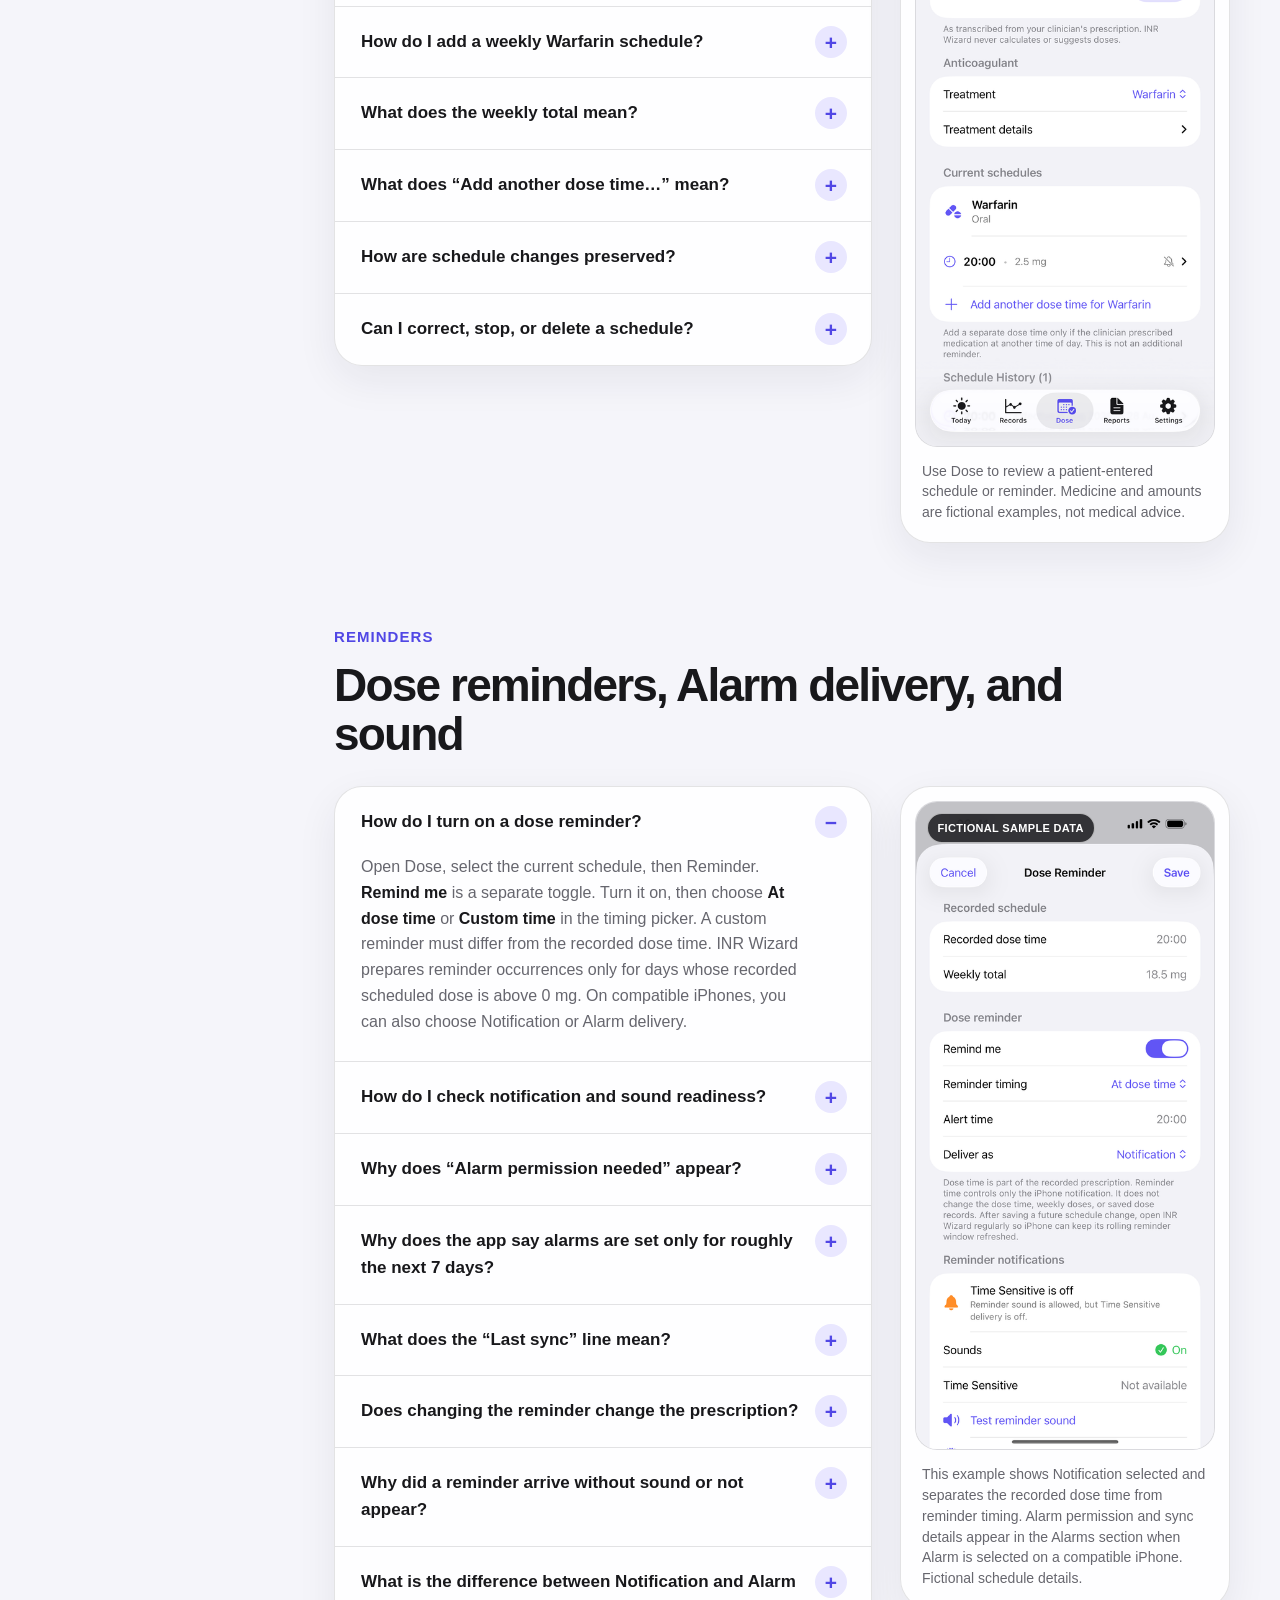
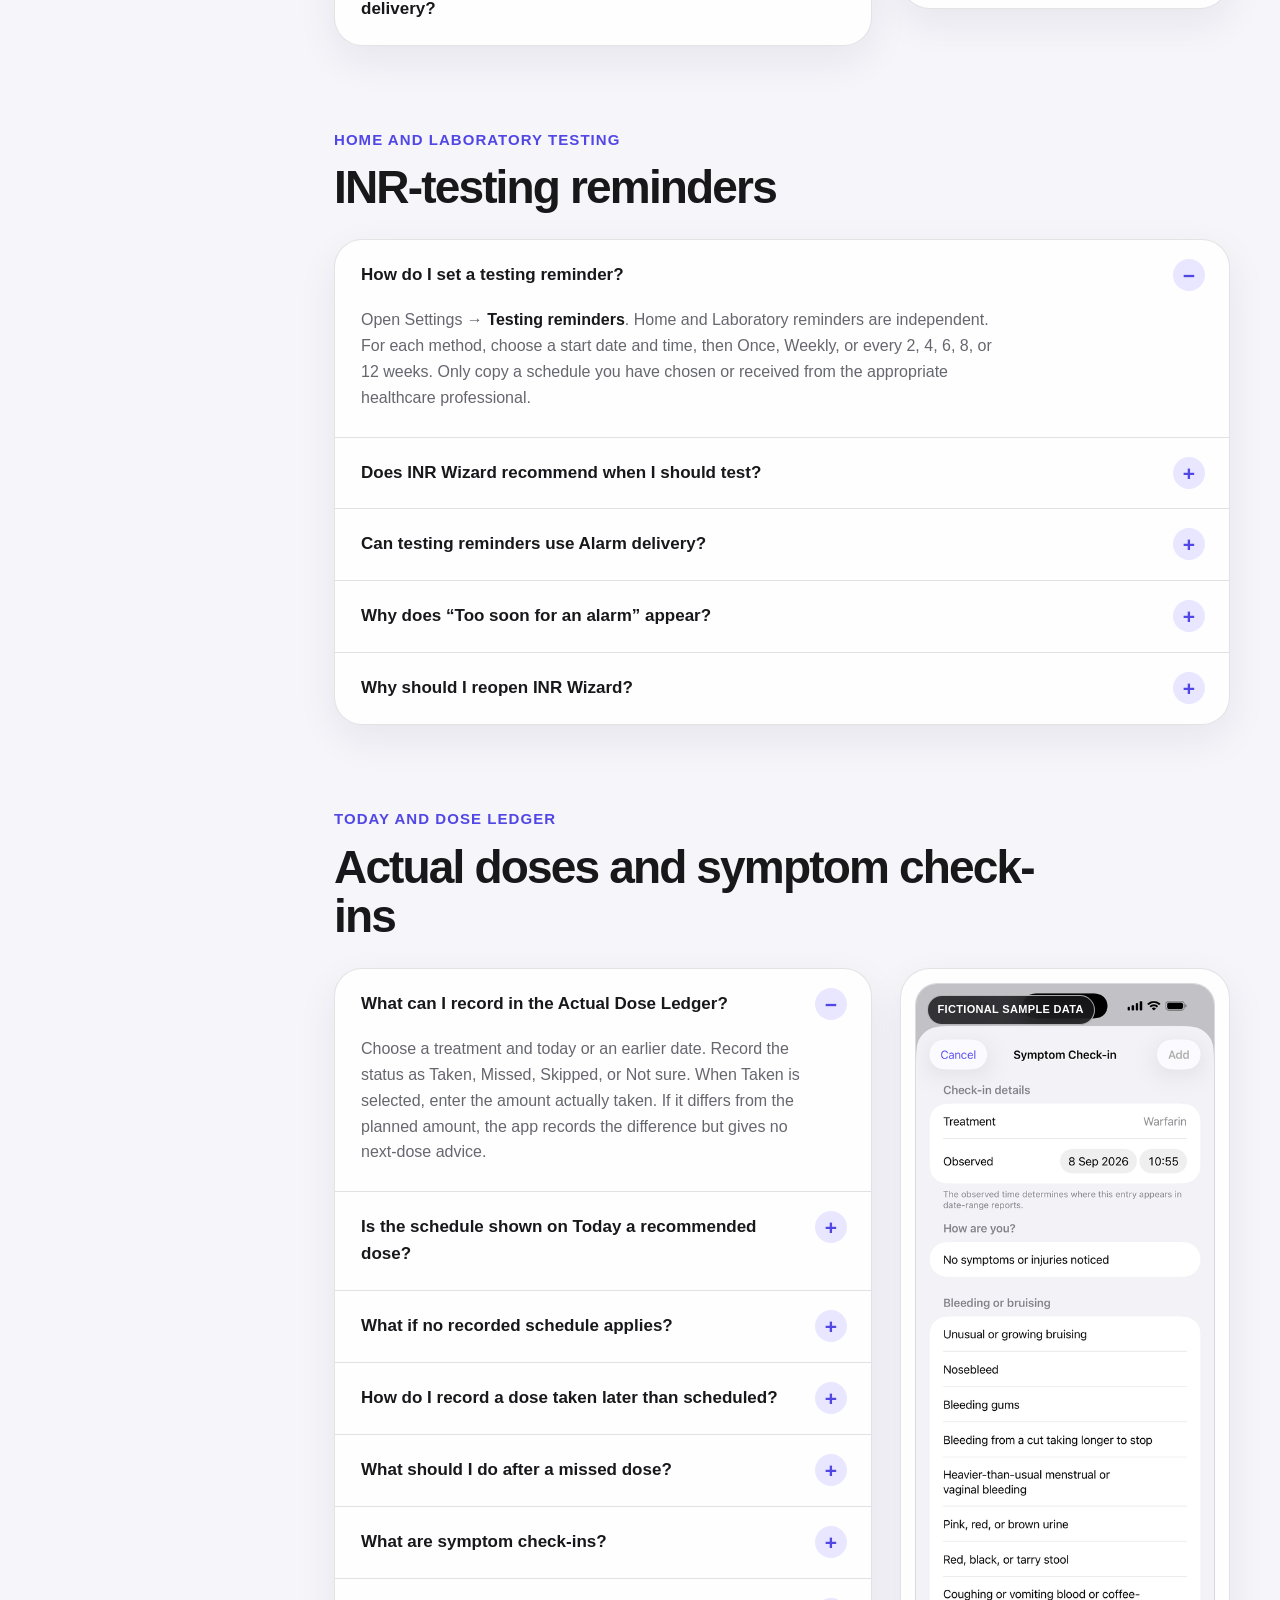
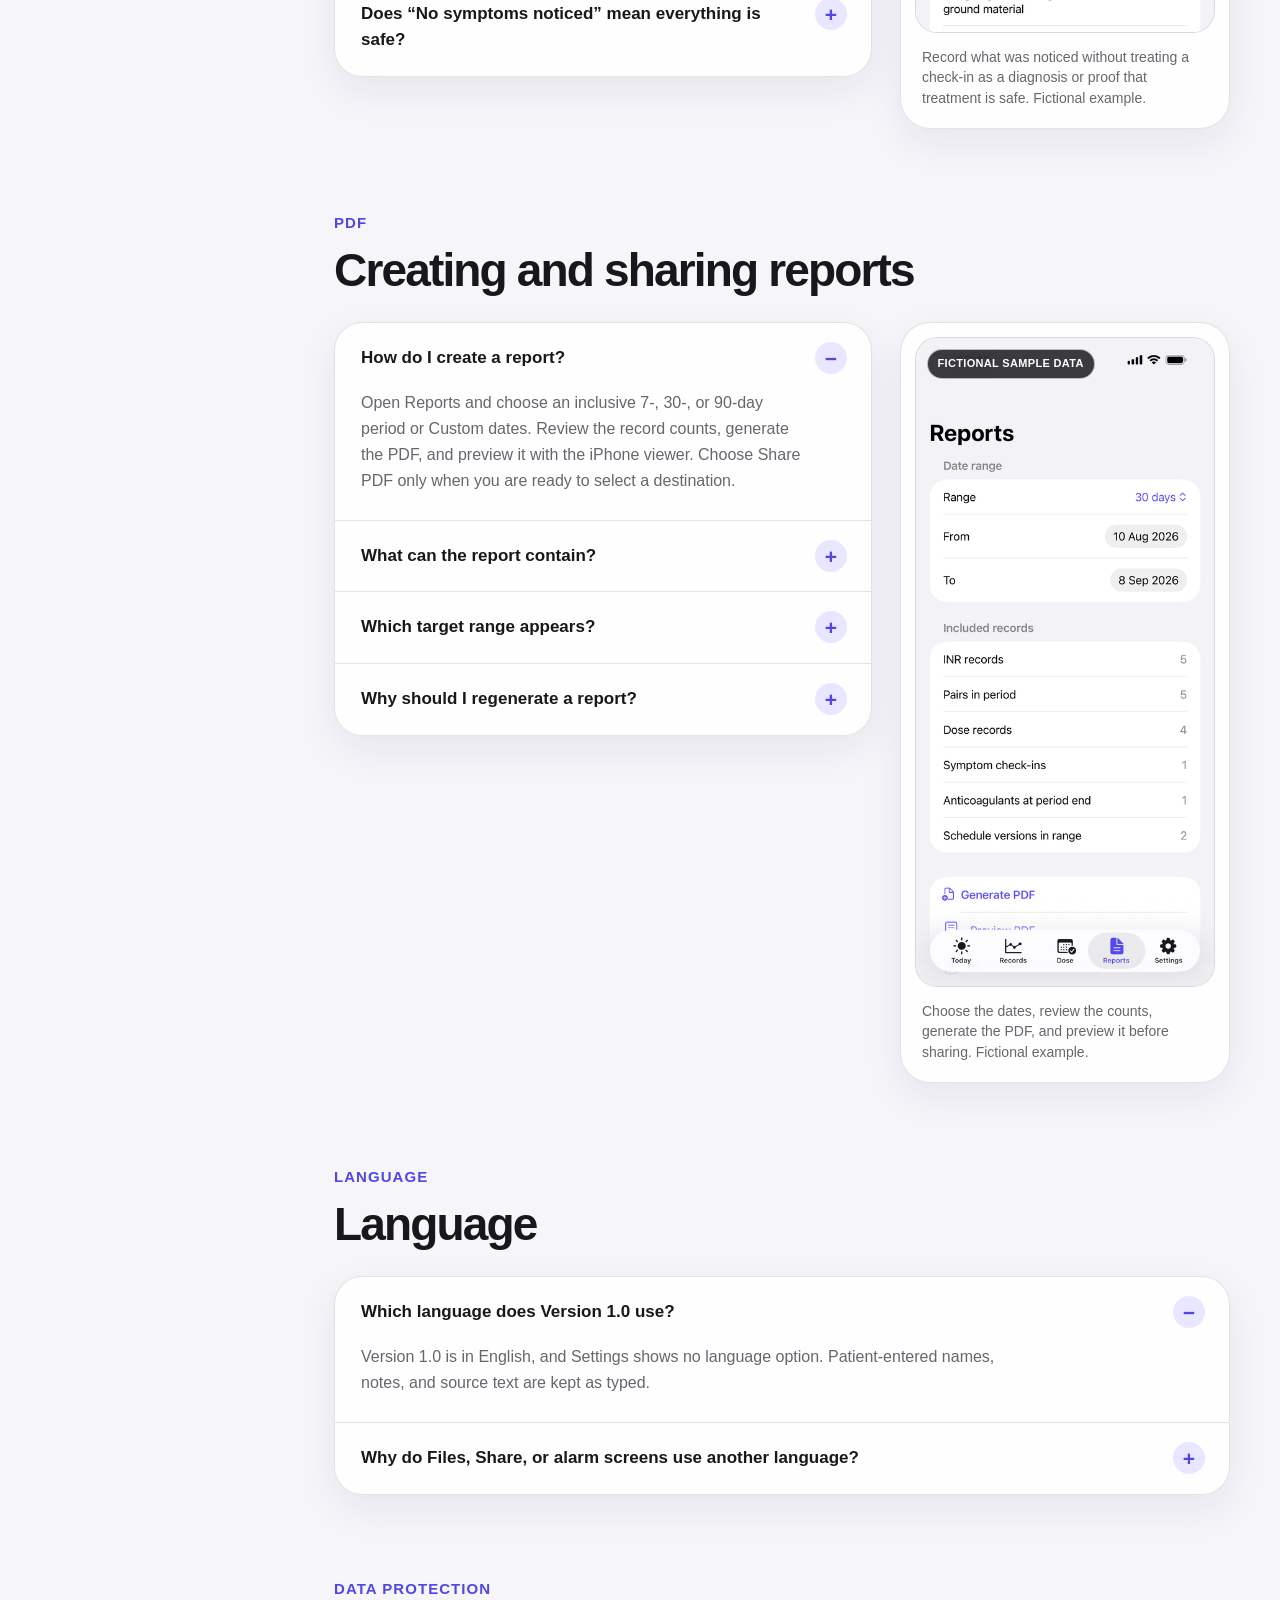
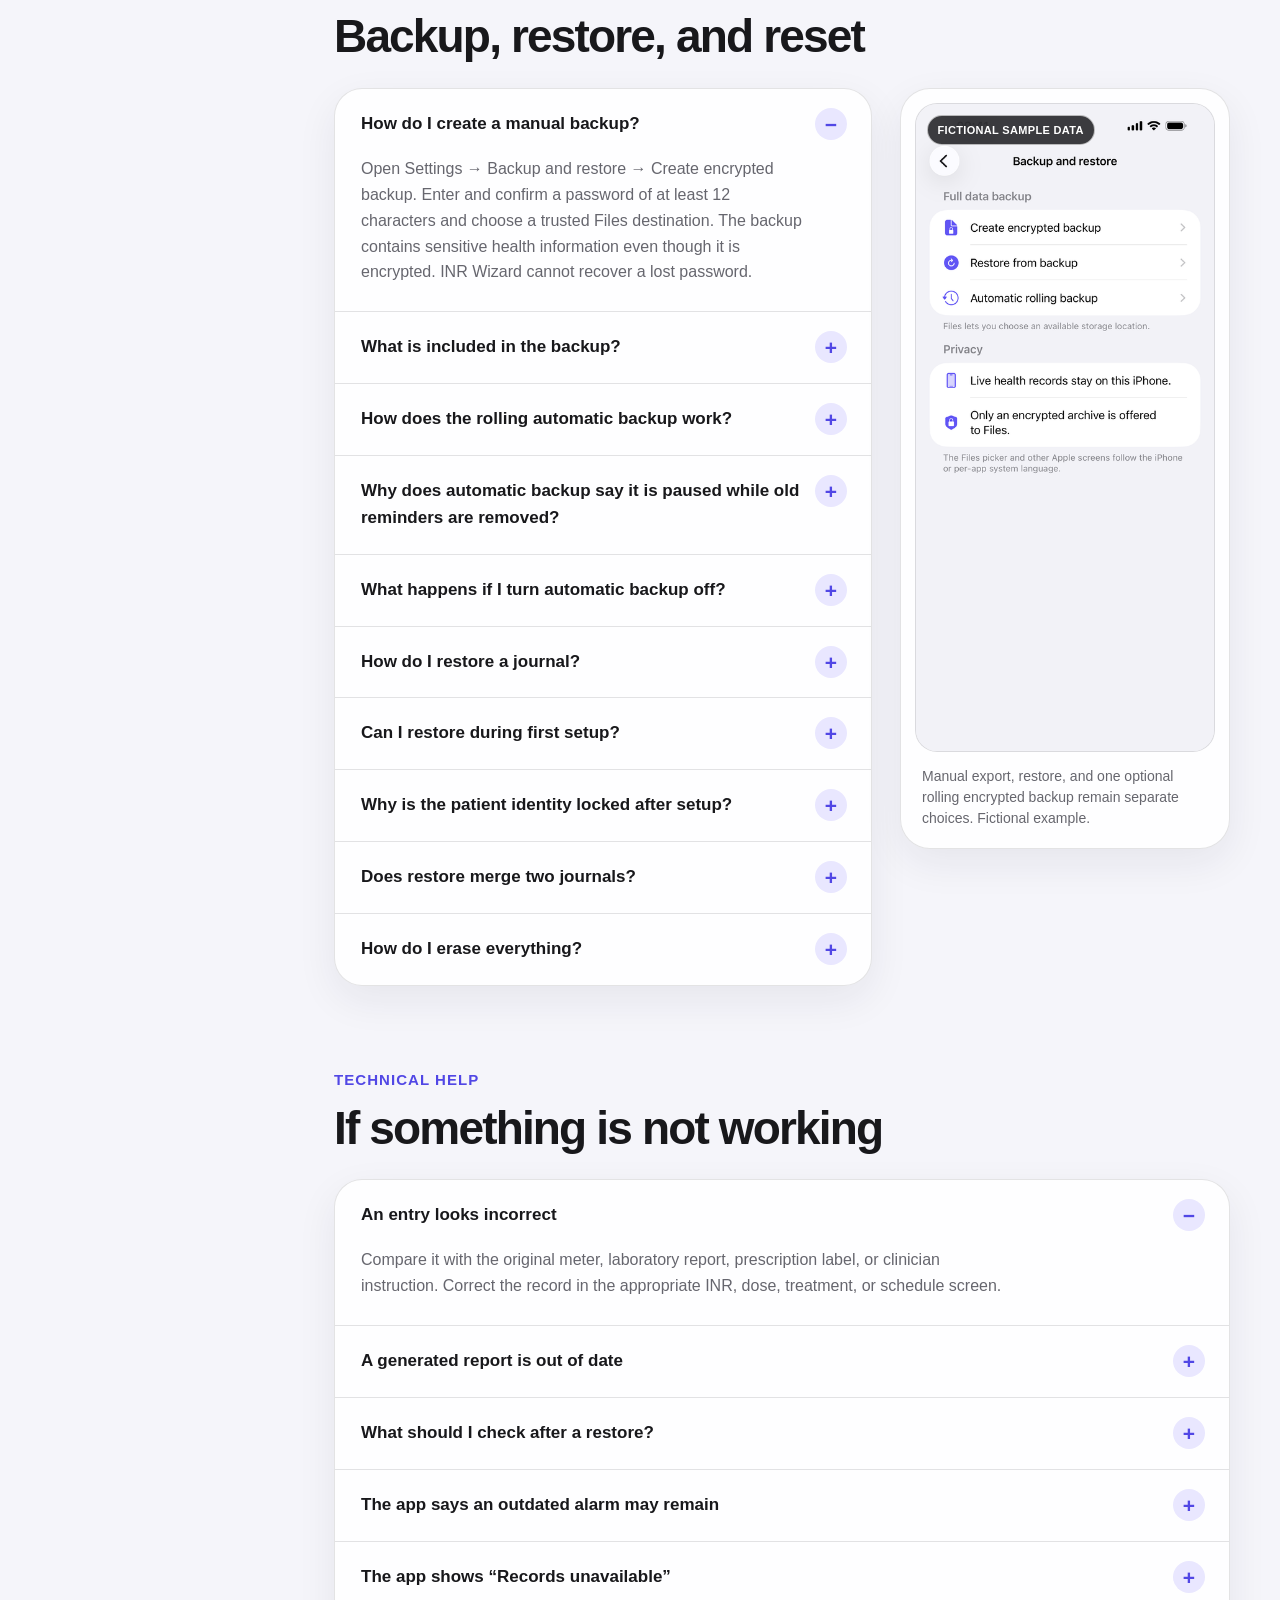
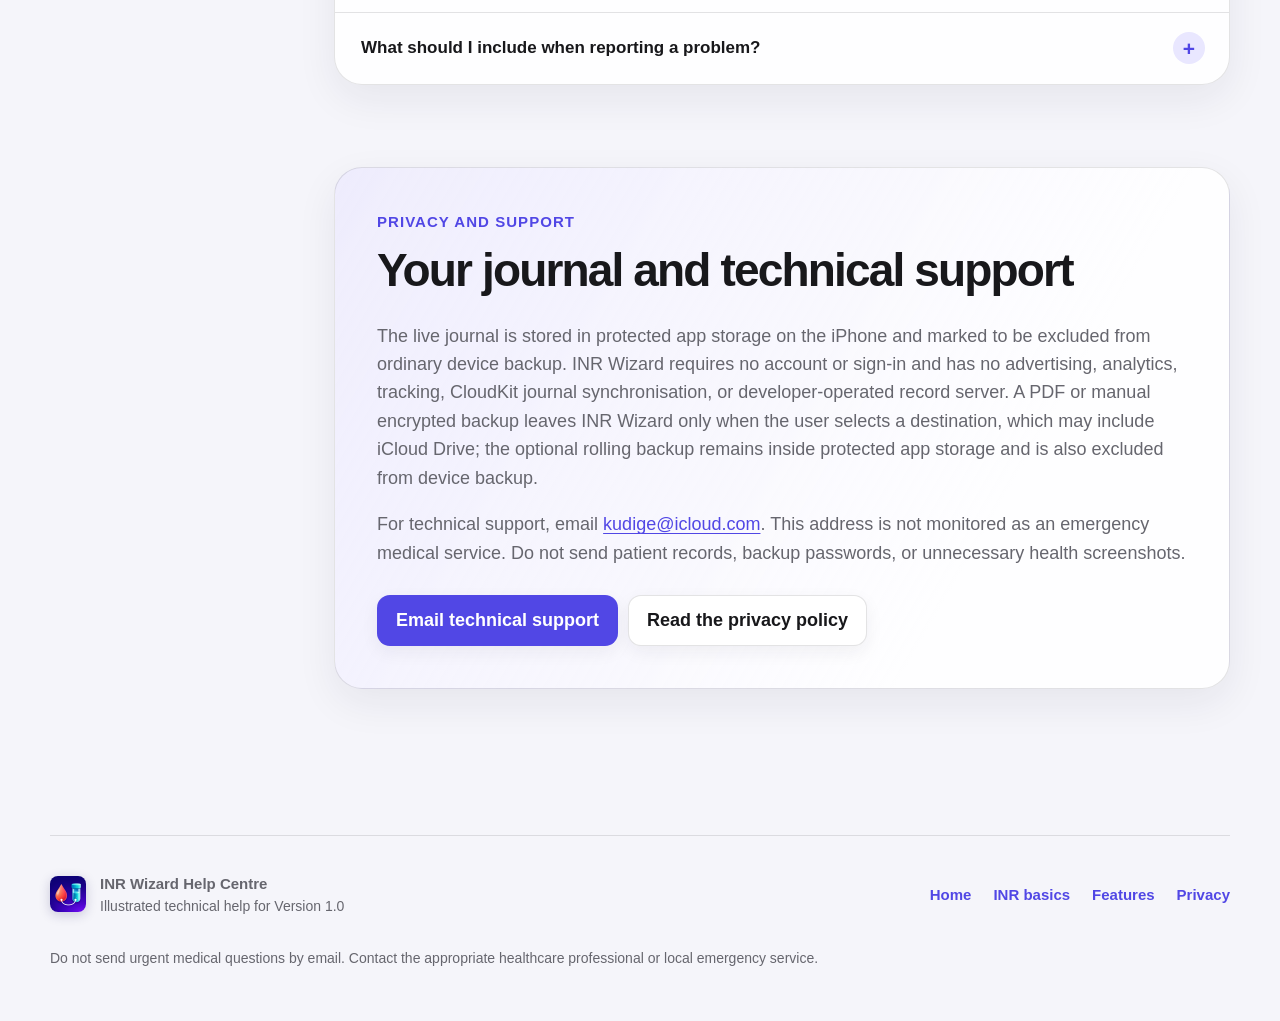
<file: support/index.html>
<!doctype html>
<html lang="en">
  <head>
    <meta charset="utf-8">
    <meta name="viewport" content="width=device-width, initial-scale=1">
    <title>Help Centre · INR Wizard</title>
    <meta name="description" content="Plain-language, illustrated help for INR Wizard 1.0, including INR records, Alarm and notification reminders, taken-time records, schedules, reports, backup, restore, safety, and privacy.">
    <meta name="theme-color" content="#f5f5fa" media="(prefers-color-scheme: light)">
    <meta name="theme-color" content="#111116" media="(prefers-color-scheme: dark)">
    <link rel="canonical" href="https://www.inrwizard.com/support/">
    <link rel="icon" href="/assets/app-icon-144.png" type="image/png">
    <link rel="apple-touch-icon" href="/assets/app-icon.png">
    <link rel="stylesheet" href="/assets/styles.css?v=8">
    <meta property="og:type" content="website">
    <meta property="og:title" content="INR Wizard Help Centre">
    <meta property="og:description" content="Illustrated, step-by-step help for recording INR, schedules, doses, symptoms, reports, reminders, sound checks, and backups.">
    <meta property="og:url" content="https://www.inrwizard.com/support/">
    <meta property="og:image" content="https://www.inrwizard.com/assets/og.png">
    <meta property="og:image:width" content="1200">
    <meta property="og:image:height" content="630">
    <meta property="og:image:alt" content="INR Wizard, Keep INR records clear, with a blood drop and specimen tube illustration">
    <meta name="twitter:card" content="summary_large_image">
    <meta name="twitter:title" content="INR Wizard Help Centre">
    <meta name="twitter:description" content="Illustrated, step-by-step help for recording INR, schedules, doses, symptoms, reports, reminders, sound checks, and backups.">
    <meta name="twitter:image" content="https://www.inrwizard.com/assets/og.png">
  </head>
  <body>
    <a class="skip-link" href="#content">Skip to content</a>
    <header class="site-header">
      <a class="brand" href="/" aria-label="INR Wizard home">
        <img src="/assets/app-icon-144.png" alt="" width="48" height="48">
        <span>INR Wizard</span>
      </a>
      <nav class="site-nav" aria-label="Main navigation">
        <a href="/#what-is-inr">INR basics</a>
        <a class="nav-optional" href="/#features">Features</a>
        <a href="/support/" aria-current="page">Help</a>
        <a href="/privacy/">Privacy</a>
      </nav>
    </header>

    <main id="content" class="page-shell help-centre-shell">
      <section class="hero support-hero help-hero" aria-labelledby="support-title">
        <p class="eyebrow">Help Centre</p>
        <h1 id="support-title">Clear help, one task at a time.</h1>
        <p class="hero-copy">
          Find straightforward answers and current-interface pictures for setting up INR Wizard,
          recording results and doses, managing testing and dose reminders, checking sound,
          creating reports, and protecting the journal.
        </p>
        <div class="policy-meta" role="group" aria-label="Help details">
          <span>INR Wizard 1.0</span>
          <span>Technical support</span>
          <span>No individual medical advice</span>
        </div>
      </section>

      <section class="help-shortcuts" aria-labelledby="shortcuts-title">
        <div class="section-heading">
          <p class="section-kicker">Start with a task</p>
          <h2 id="shortcuts-title">What would you like help with?</h2>
        </div>
        <div class="shortcut-grid">
          <a href="#inr-records"><span aria-hidden="true">INR</span><strong>Results and comparisons</strong><small>Add, correct, pair, or understand a record</small></a>
          <a href="#treatments"><span aria-hidden="true">Rx</span><strong>Treatments and schedules</strong><small>Record a clinician-provided plan</small></a>
          <a href="#daily-record"><span aria-hidden="true">✓</span><strong>Doses and symptoms</strong><small>Keep the actual daily record</small></a>
          <a href="#reports"><span aria-hidden="true">PDF</span><strong>Reports and sharing</strong><small>Create and preview a date-range report</small></a>
          <a href="#backup"><span aria-hidden="true">⌁</span><strong>Backup and restore</strong><small>Protect or replace the journal</small></a>
          <a href="#reminders"><span aria-hidden="true">⏱</span><strong>Dose reminders and sound</strong><small>Timing, delivery route, and sound checks</small></a>
          <a href="#testing-reminders"><span aria-hidden="true">INR</span><strong>INR-testing reminders</strong><small>Home and laboratory testing schedules</small></a>
        </div>
      </section>

      <aside class="notice urgent persistent-urgent" aria-labelledby="urgent-title">
        <span class="notice-symbol" aria-hidden="true">!</span>
        <div>
          <h2 id="urgent-title">INR Wizard is not an emergency service</h2>
          <p>Do not wait for the app or email an urgent medical question. For severe symptoms, uncontrolled bleeding, or an emergency, contact local emergency services now. For a concerning INR, injury, symptom, or anticoagulant-dose question, follow the clinician’s contact plan. Do not change or skip medication based on INR Wizard.</p>
        </div>
      </aside>

      <div class="help-layout">
        <nav class="help-contents" aria-label="Help topics">
          <p>Help topics</p>
          <a href="#about">About &amp; safety</a>
          <a href="#inr-records">INR records</a>
          <a href="#comparisons">Comparisons and range</a>
          <a href="#treatments">Treatments and schedules</a>
          <a href="#reminders">Dose reminders &amp; sound</a>
          <a href="#testing-reminders">Testing reminders</a>
          <a href="#daily-record">Doses and symptoms</a>
          <a href="#reports">PDF reports</a>
          <a href="#language">Language</a>
          <a href="#backup">Backup, restore, reset</a>
          <a href="#troubleshooting">Troubleshooting</a>
          <a href="#privacy-help">Privacy and contact</a>
        </nav>

        <div class="help-topics">
          <section id="about" class="help-topic" aria-labelledby="about-title">
            <p class="section-kicker">Start here</p>
            <h2 id="about-title">About INR Wizard &amp; Your Data</h2>
            <div class="faq-list help-faq-list">
              <details open>
                <summary>What is INR?</summary>
                <p>INR stands for International Normalised Ratio. It is a standardised number derived from a prothrombin-time blood test, which measures how long a clot takes to form in a blood sample. A result can come from a laboratory sample or, for an appropriately trained person, a fingertip home meter. Only the healthcare team should set and interpret the person’s target range. <a href="https://medlineplus.gov/lab-tests/prothrombin-time-test-and-inr-ptinr/">Read the MedlinePlus PT/INR overview.</a></p>
              </details>
              <details>
                <summary>What does INR Wizard hope to achieve?</summary>
                <p>The app is intended for people aged 17 or over who keep INR and clinician-prescribed anticoagulant records, and for carers helping them keep that record. It aims to bring patient-entered home and laboratory results, clinician-provided schedules, actual-dose history, symptom check-ins, reminders, and shareable reports into one iPhone journal. It helps preserve a clear history for review and clinician conversations; it does not promise a treatment result.</p>
              </details>
              <details>
                <summary>Does INR Wizard measure or interpret INR?</summary>
                <p>No. It records a result copied from a meter or laboratory report. It can flag a measured value outside the current clinician-provided range saved in the app, but it cannot verify the result, determine whether it is safe, diagnose a condition, or replace a laboratory, meter instructions, or healthcare professional.</p>
              </details>
              <details>
                <summary>Can the app tell me what dose to take?</summary>
                <p>No. It never calculates or recommends a dose, chooses tablet combinations, creates a corrected or true INR, or gives catch-up, hold, resume, increase, or decrease instructions. A schedule shown in the app is only what the patient entered from a clinician-provided source.</p>
              </details>
              <details>
                <summary>Is INR Wizard a medical device or clinical decision-support system?</summary>
                <p>No. INR Wizard is offered as a patient-entered record and communication aid. It does not measure, diagnose, prescribe, verify safety, or make treatment decisions, and it claims no regulatory certification or clearance.</p>
              </details>
              <details>
                <summary>Can I turn on a calibrated, corrected, or estimated INR?</summary>
                <p>No. New installations and restored profiles cannot activate such a feature. A migration-only legacy screen may remain on one previously entitled test installation and can show a clearly labelled, non-measured laboratory-equivalent estimate. It never replaces a measured INR or changes a dose, and it is not a generally available Version 1.0 feature.</p>
              </details>
              <details>
                <summary>Where are the main features?</summary>
                <p><strong>Today</strong> shows latest home and laboratory results, recorded schedules, dose actions, symptom check-in, treatments, and a safety link. <strong>Records</strong> contains INR history and comparisons. <strong>Dose</strong> contains schedules, dose reminders, and actual-dose history. <strong>Reports</strong> creates date-range PDFs. <strong>Settings</strong> contains the profile, care team, treatments, testing reminders, notification readiness, range alerts, automatic and manual backup, restore, reset, and About INR Wizard &amp; Your Data.</p>
              </details>
              <details>
                <summary>Which iPhones and iOS versions are supported?</summary>
                <p>INR Wizard supports iOS 17 or later. Alarm delivery requires iOS 26.1 or later. On older supported versions, saved reminder schedules attempt notification delivery, which still depends on notification permission, iPhone settings, and iOS.</p>
              </details>
              <details>
                <summary>Where is Version 1.0 available?</summary>
                <p>Version 1.0 is available now on the <a href="https://apps.apple.com/in/app/inr-wizard/id6806624188">App Store in India</a> for iPhone. It is free and needs no account or sign-in.</p>
              </details>
              <details>
                <summary>Where can I review the safety and privacy boundaries in the app?</summary>
                <p>Open Settings → <strong>About INR Wizard &amp; Your Data</strong>, or use <strong>Learn more about safety and privacy</strong> on Today. The page explains INR, reminder limits, how recorded results are compared, backup and sharing, medical boundaries, and emergency guidance.</p>
              </details>
            </div>
          </section>

          <section id="inr-records" class="help-topic" aria-labelledby="records-title">
            <p class="section-kicker">Records</p>
            <h2 id="records-title">Adding and correcting INR results</h2>
            <div class="help-visual">
              <div class="faq-list help-faq-list">
              <details open>
                <summary>How do I record an INR result?</summary>
                <p>Open Today and choose <strong>Log INR</strong>, or open Records and add a record. Enter a home result, a laboratory result, or both. Use the specimen or collection date, not the date a report was downloaded. Add the exact time if known. Optional details can include meter name, strip lot, laboratory, reagent lot, and notes.</p>
              </details>
              <details>
                <summary>What if the exact time is unknown?</summary>
                <p>Turn off the exact-time option and save the collection date only. Both INR and actual-dose records can preserve an unknown exact time. Exact times are required before readings can be included as a deliberate comparison pair.</p>
              </details>
              <details>
                <summary>Can I add an older result?</summary>
                <p>Yes. Use the actual collection date and the exact time if known. A future collection date cannot be saved.</p>
              </details>
              <details>
                <summary>What if the meter displays an error, “&lt;”, or “&gt;”?</summary>
                <p>Do not invent a numeric result. Follow the meter instructions. If it is useful for the record, copy the exact display into Notes.</p>
              </details>
              <details>
                <summary>How do I correct or delete a result?</summary>
                <p>Tap a record to edit it. Swipe to delete and confirm. Deleting removes that entry from the journal and future reports and cancels any local range alert associated with it.</p>
              </details>
              </div>
              <figure class="help-figure">
                <span class="sample-chip">Fictional sample data</span>
                <a href="/assets/help/today-build13.png" aria-label="Open the Today screenshot at full size">
                  <img src="/assets/help/today-build13-480.png" srcset="/assets/help/today-build13-480.png 480w, /assets/help/today-build13-720.png 720w, /assets/help/today-build13-990.png 990w, /assets/help/today-build13.png 1320w" sizes="(max-width: 394px) calc(100vw - 44px), (max-width: 600px) 350px, (max-width: 760px) 342px, (max-width: 980px) 272px, 302px" width="1320" height="2868" loading="lazy" decoding="async" alt="Today screen showing the latest home and laboratory INR readings, a 30-day measured-INR chart, and the currently saved clinician range.">
                </a>
                <figcaption>Today brings the latest measured results and 30-day record together. All values shown are fictional sample data.</figcaption>
              </figure>
            </div>
          </section>

          <section id="comparisons" class="help-topic" aria-labelledby="comparisons-title">
            <p class="section-kicker">Paired readings</p>
            <h2 id="comparisons-title">Comparisons and the recorded target range</h2>
            <div class="help-visual help-visual-wide-copy">
              <div class="faq-list help-faq-list">
              <details open>
                <summary>What is a comparison pair?</summary>
                <p>A comparison pair contains a home and laboratory measurement with exact collection times. Include them only when the two samples were deliberately collected as one pair under the same protocol. The app shows the collection gap but does not decide whether that gap is clinically acceptable.</p>
              </details>
              <details>
                <summary>What do the comparison numbers mean?</summary>
                <p>The signed difference is home INR minus laboratory INR. The percentage compares that difference with the laboratory value. A positive number means the home reading was higher; a negative number means it was lower. These are descriptive comparisons, not corrections or reasons to change medication.</p>
              </details>
              <details>
                <summary>When does a provisional median summary appear?</summary>
                <p>It requires at least five explicitly included pairs using the same complete recorded meter, strip-lot, laboratory, and reagent combination. INR Wizard can then show provisional median Home-minus-Lab and percentage differences for that recorded method combination. These are descriptive only—not calibration, correction, treatment guidance, or a reason to change medication.</p>
              </details>
              <details>
                <summary>How does the clinician-provided range work?</summary>
                <p>Settings stores the current lower and upper values and their source. Measured home and laboratory values outside that inclusive range are highlighted in colour and words. INR Wizard stores the current range, not its change history, so it may not be the range that applied when an older result was measured.</p>
              </details>
              <details>
                <summary>When does INR Wizard attempt an out-of-range alert?</summary>
                <p>If enabled and authorised, INR Wizard attempts local notification delivery for a measured result collected today that lies outside the currently saved range. Older entries remain highlighted but do not create a new alert for an old event. The absence of an alert does not mean a result is safe.</p>
              </details>
              <details>
                <summary>What if a home INR is above 4.5?</summary>
                <p>The app directs the user to contact a healthcare professional immediately, even without bleeding symptoms, and recommends laboratory confirmation because home-meter results above 4.5 may be less reliable. Do not change Warfarin based on the app. <a href="https://www.fda.gov/medical-devices/warfarin-inr-test-meters/tips-patients-and-caregivers-using-inr-test-meters-home">Read the FDA’s home-meter safety advice.</a></p>
              </details>
              </div>
              <figure class="help-figure">
                <span class="sample-chip">Fictional sample data</span>
                <a href="/assets/help/records-build13.png" aria-label="Open the linked INR comparison screenshot at full size">
                  <img src="/assets/help/records-build13-480.png" srcset="/assets/help/records-build13-480.png 480w, /assets/help/records-build13-720.png 720w, /assets/help/records-build13-990.png 990w, /assets/help/records-build13.png 1320w" sizes="(max-width: 394px) calc(100vw - 44px), (max-width: 600px) 350px, (max-width: 760px) 342px, (max-width: 980px) 272px, 282px" width="1320" height="2868" loading="lazy" decoding="async" alt="Records screen showing linked home and laboratory readings, their collection gap, signed difference, and comparison count.">
                </a>
                <figcaption>Linked entries show home minus laboratory. Fictional sample values; this is not a correction or treatment recommendation.</figcaption>
              </figure>
            </div>
          </section>

          <section id="treatments" class="help-topic" aria-labelledby="treatments-title">
            <p class="section-kicker">Treatment record</p>
            <h2 id="treatments-title">Treatments and prescribed schedules</h2>
            <div class="help-visual">
              <div class="faq-list help-faq-list">
              <details open>
                <summary>What treatment information can I keep?</summary>
                <p>The app supports multiple anticoagulants and physicians. A treatment can include medicine name, oral or injection route, prescriber, available strengths, dosage instructions, and treatment dates. These details are patient-entered and are not electronically verified.</p>
              </details>
              <details>
                <summary>How do I add a weekly Warfarin schedule?</summary>
                <p>Add the treatment in Settings, then open Dose. Select the treatment, dose time, first effective date, clinician or source, and every daily amount, including 0 mg where that is the recorded prescription. Review the complete seven-day schedule before saving it.</p>
              </details>
              <details>
                <summary>What does the weekly total mean?</summary>
                <p>INR Wizard adds the seven patient-entered daily amounts for that dose time and shows the total. This is simple arithmetic on the recorded schedule, not a calculated or recommended dose.</p>
              </details>
              <details>
                <summary>What does “Add another dose time…” mean?</summary>
                <p>Use it only if the clinician prescribed another administration time during the day. It creates a separate clinical schedule. It is not a way to add a second notification for the same dose.</p>
              </details>
              <details>
                <summary>How are schedule changes preserved?</summary>
                <p><strong>Change schedule…</strong> normally creates a new version from the selected effective date while retaining the earlier version and linked dose records in Schedule History. Once a dose record refers to a schedule version, the original clinical details are protected from being silently overwritten.</p>
              </details>
              <details>
                <summary>Can I correct, stop, or delete a schedule?</summary>
                <p>Use <strong>Fix a data-entry mistake</strong> only for an unused schedule. <strong>Stop schedule</strong> moves it into history, retains earlier records, and stops preparing new reminder occurrences. <strong>Delete mistaken entry</strong> is available only when the entry is unused and has no dependent schedule history.</p>
              </details>
              </div>
              <figure class="help-figure">
                <span class="sample-chip">Fictional sample data</span>
                <a href="/assets/help/dose-ledger-build13.png" aria-label="Open the Dose Ledger screenshot at full size">
                  <img src="/assets/help/dose-ledger-build13-480.png" srcset="/assets/help/dose-ledger-build13-480.png 480w, /assets/help/dose-ledger-build13-720.png 720w, /assets/help/dose-ledger-build13-990.png 990w, /assets/help/dose-ledger-build13.png 1320w" sizes="(max-width: 394px) calc(100vw - 44px), (max-width: 600px) 350px, (max-width: 760px) 342px, (max-width: 980px) 272px, 302px" width="1320" height="2868" loading="lazy" decoding="async" alt="Dose Ledger showing today’s recorded Warfarin plan, an unrecorded evening dose, and a collapsible current schedule.">
                </a>
                <figcaption>Use Dose to review a patient-entered schedule or reminder. Medicine and amounts are fictional examples, not medical advice.</figcaption>
              </figure>
            </div>
          </section>

          <section id="reminders" class="help-topic" aria-labelledby="reminders-title">
            <p class="section-kicker">Reminders</p>
            <h2 id="reminders-title">Dose reminders, Alarm delivery, and sound</h2>
            <div class="help-visual">
              <div class="faq-list help-faq-list">
                <details open>
                <summary>How do I turn on a dose reminder?</summary>
                  <p>Open Dose, select the current schedule, then Reminder. <strong>Remind me</strong> is a separate toggle. Turn it on, then choose <strong>At dose time</strong> or <strong>Custom time</strong> in the timing picker. A custom reminder must differ from the recorded dose time. INR Wizard prepares reminder occurrences only for days whose recorded scheduled dose is above 0 mg. On compatible iPhones, you can also choose Notification or Alarm delivery.</p>
                </details>
                <details>
                  <summary>How do I check notification and sound readiness?</summary>
                  <p>Open Settings → <strong>Reminder notifications</strong>, or Dose → Reminder. The status panel shows Alarm permission and scheduled alarms when supported, plus Notifications, Sounds, and Time Sensitive status. Use the generic, privacy-safe test controls to check the selected route. Tests contain no patient, medicine, dose, or INR details.</p>
                </details>
                <details>
                  <summary>Why does “Alarm permission needed” appear?</summary>
                  <p>A saved reminder is set to Alarm, but alarm permission has not yet been granted on this iPhone. Choose <strong>Allow Alarms</strong> to ask iPhone for permission. Until permission is granted, INR Wizard attempts notification delivery instead; delivery still depends on notification permission, iPhone settings, and iOS and may be silent under Focus or Silent mode.</p>
                </details>
                <details>
                  <summary>Why does the app say alarms are set only for roughly the next 7 days?</summary>
                  <p>Weekly dose and testing reminders set to Alarm repeat on their own. Reminders that fall on specific dates, such as a schedule change, a treatment end date, or a one-time or multi-week testing reminder, are set as alarms only for roughly the next 7 days. Later dates are prepared as notifications until you next open INR Wizard, which refreshes that window. Notification delivery depends on notification permission, iPhone settings, and iOS and may be silent under Focus or Silent mode, so open the app regularly and do not use it as your only reminder.</p>
                </details>
                <details>
                  <summary>What does the “Last sync” line mean?</summary>
                  <p>The Alarms section can show the most recent sync time and aggregate counts. <strong>Requested</strong> is the number of reminder occurrences the app evaluated, including any that could not be scheduled. <strong>Scheduled</strong> and <strong>sent as notifications</strong> mean that iOS accepted a scheduling request through that route. The counts do not contain a patient name, medicine, dose, INR value, reminder title, or reminder date. None proves that a reminder rang, appeared, was seen, or was acted upon.</p>
                </details>
                <details>
                  <summary>Does changing the reminder change the prescription?</summary>
                  <p>No. Reminder time controls only the iPhone notification. It does not change the recorded dose time, weekly amounts, schedule history, or actual-dose records.</p>
                </details>
                <details>
                  <summary>Why did a reminder arrive without sound or not appear?</summary>
                  <p>Confirm the current schedule has a dose above 0 mg that day and check its reminder time and delivery choice. For Notification delivery, use <strong>Open iPhone Settings</strong> and allow Notifications, Sounds, and Time Sensitive Notifications. For Alarm delivery, allow Alarms when INR Wizard asks. Hiding or locking INR Wizard with Face ID can make alarms fail silently while the app remains hidden or locked. After travel or a clock change, a date-specific alarm may ring at the previous time-zone wall-clock time until you open INR Wizard again. Reopen the app after permission, schedule, travel, or clock changes so it can reconcile delivery. Never rely on INR Wizard as the only medication reminder.</p>
                </details>
                <details>
                  <summary>What is the difference between Notification and Alarm delivery?</summary>
                  <p>Notification dose reminders are marked Time Sensitive when iPhone permits it, but Focus, Silent mode, notification settings, device state, and iOS can still affect them. On iOS 26.1 or later, <a href="https://developer.apple.com/documentation/AlarmKit/scheduling-an-alarm-with-alarmkit">Apple documents that an authorised AlarmKit alarm can override Silent mode and Focus when it fires</a>. It appears full screen; the alarm and the name INR Wizard are visible on the Lock Screen, and Apple’s alarm screen follows the iPhone language. iOS may also present the alarm on a paired Apple Watch; INR Wizard itself remains an iPhone app. If Alarm permission or support is unavailable, INR Wizard attempts notification delivery instead; delivery still depends on notification permission, iPhone settings, and iOS. Neither route is a Critical Alert, an emergency alert, or proof that a dose was taken.</p>
                </details>
              </div>
              <figure class="help-figure">
                <span class="sample-chip">Fictional sample data</span>
                <a href="/assets/help/dose-reminder-build13.png" aria-label="Open the Dose Reminder screenshot at full size">
                  <img src="/assets/help/dose-reminder-build13-480.png" srcset="/assets/help/dose-reminder-build13-480.png 480w, /assets/help/dose-reminder-build13-720.png 720w, /assets/help/dose-reminder-build13-990.png 990w, /assets/help/dose-reminder-build13.png 1320w" sizes="(max-width: 394px) calc(100vw - 44px), (max-width: 600px) 350px, (max-width: 760px) 342px, (max-width: 980px) 272px, 302px" width="1320" height="2868" loading="lazy" decoding="async" alt="Dose Reminder screen showing the recorded dose time, reminder timing, delivery choice, notification status, and sound test.">
                </a>
                <figcaption>This example shows Notification selected and separates the recorded dose time from reminder timing. Alarm permission and sync details appear in the Alarms section when Alarm is selected on a compatible iPhone. Fictional schedule details.</figcaption>
              </figure>
            </div>
          </section>

          <section id="testing-reminders" class="help-topic" aria-labelledby="testing-reminders-title">
            <p class="section-kicker">Home and laboratory testing</p>
            <h2 id="testing-reminders-title">INR-testing reminders</h2>
            <div class="faq-list help-faq-list">
              <details open>
                <summary>How do I set a testing reminder?</summary>
                <p>Open Settings → <strong>Testing reminders</strong>. Home and Laboratory reminders are independent. For each method, choose a start date and time, then Once, Weekly, or every 2, 4, 6, 8, or 12 weeks. Only copy a schedule you have chosen or received from the appropriate healthcare professional.</p>
              </details>
              <details>
                <summary>Does INR Wizard recommend when I should test?</summary>
                <p>No. It does not choose or recommend a testing interval, record a test automatically, mark a test as completed, or justify delaying a test if a notification is absent. Follow the testing plan supplied by the appropriate healthcare professional.</p>
              </details>
              <details>
                <summary>Can testing reminders use Alarm delivery?</summary>
                <p>Yes, on a compatible iPhone with Alarm permission. Otherwise INR Wizard attempts ordinary local notification delivery with generic text and its bundled reminder tone when Sounds are enabled. Delivery still depends on notification permission, iPhone settings, and iOS. Testing notifications are not Time Sensitive, and neither route is a Critical Alert.</p>
              </details>
              <details>
                <summary>Why does “Too soon for an alarm” appear?</summary>
                <p>A one-time testing reminder set to Alarm is one minute or less away. Choose <strong>Change time</strong> to select a later time. If you choose <strong>Save anyway</strong>, INR Wizard attempts notification delivery for that occurrence instead of an alarm. The same one-minute rule applies to any reminder set to Alarm: for an occurrence that is one minute or less away when INR Wizard prepares it, the app attempts notification delivery, shows an alert titled <strong>Delivered as a notification instead</strong>, and prepares later occurrences as usual. Delivery still depends on notification permission, iPhone settings, and iOS and may be silent under Focus or Silent mode.</p>
              </details>
              <details>
                <summary>Why should I reopen INR Wizard?</summary>
                <p>For repeating multi-week schedules, INR Wizard prepares reminders in a rolling window when the app opens; when set to Alarm, that means alarms for roughly the next 7 days and notifications beyond that. iOS still controls delivery, so the app should be opened regularly and a missing reminder must not be treated as a reason to delay a planned test.</p>
              </details>
            </div>
          </section>

          <section id="daily-record" class="help-topic" aria-labelledby="daily-title">
            <p class="section-kicker">Today and Dose Ledger</p>
            <h2 id="daily-title">Actual doses and symptom check-ins</h2>
            <div class="help-visual">
              <div class="faq-list help-faq-list">
              <details open>
                <summary>What can I record in the Actual Dose Ledger?</summary>
                <p>Choose a treatment and today or an earlier date. Record the status as Taken, Missed, Skipped, or Not sure. When Taken is selected, enter the amount actually taken. If it differs from the planned amount, the app records the difference but gives no next-dose advice.</p>
              </details>
              <details>
                <summary>Is the schedule shown on Today a recommended dose?</summary>
                <p>No. Today shows patient-entered prescription information copied from a source recorded in the app. Use the card to record what actually happened, including a missed dose, but do not treat the display as a calculation, recommendation, or instruction to change medication.</p>
              </details>
              <details>
                <summary>What if no recorded schedule applies?</summary>
                <p>Enter the planned amount from the checked prescription or clinician source. Record the exact time if known or mark the time as unknown.</p>
              </details>
              <details>
                <summary>How do I record a dose taken later than scheduled?</summary>
                <p>Open the scheduled dose and choose <strong>Taken</strong>. Leave <strong>Time taken known</strong> on and set <strong>Time taken</strong> to when the medication was actually taken. For example, a dose scheduled for 6:00 PM and taken at 7:00 PM keeps 6:00 PM as the scheduled time, 7:00 PM as the patient-reported taken time, and the later save or edit time as the logged time.</p>
              </details>
              <details>
                <summary>What should I do after a missed dose?</summary>
                <p>INR Wizard cannot advise a catch-up dose. Follow the instructions supplied by the appropriate healthcare professional.</p>
              </details>
              <details>
                <summary>What are symptom check-ins?</summary>
                <p>For a treatment identified as Warfarin, Today offers quick selections for symptoms and injuries noticed at a chosen time. These are patient observations, not diagnoses or proof that Warfarin caused a symptom.</p>
              </details>
              <details>
                <summary>Does “No symptoms noticed” mean everything is safe?</summary>
                <p>No. It records only what was noticed at that check-in. It does not mean the treatment or an INR result is safe.</p>
              </details>
              </div>
              <figure class="help-figure">
                <span class="sample-chip">Fictional sample data</span>
                <a href="/assets/help/symptom-check-in-build13.png" aria-label="Open the Symptom Check-in screenshot at full size">
                  <img src="/assets/help/symptom-check-in-build13-480.png" srcset="/assets/help/symptom-check-in-build13-480.png 480w, /assets/help/symptom-check-in-build13-720.png 720w, /assets/help/symptom-check-in-build13-990.png 990w, /assets/help/symptom-check-in-build13.png 1320w" sizes="(max-width: 394px) calc(100vw - 44px), (max-width: 600px) 350px, (max-width: 760px) 342px, (max-width: 980px) 272px, 302px" width="1320" height="2868" loading="lazy" decoding="async" alt="Unselected Symptom Check-in form showing a time picker, symptom and injury choices, and the Save button.">
                </a>
                <figcaption>Record what was noticed without treating a check-in as a diagnosis or proof that treatment is safe. Fictional example.</figcaption>
              </figure>
            </div>
          </section>

          <section id="reports" class="help-topic" aria-labelledby="reports-title">
            <p class="section-kicker">PDF</p>
            <h2 id="reports-title">Creating and sharing reports</h2>
            <div class="help-visual">
              <div class="faq-list help-faq-list">
              <details open>
                <summary>How do I create a report?</summary>
                <p>Open Reports and choose an inclusive 7-, 30-, or 90-day period or Custom dates. Review the record counts, generate the PDF, and preview it with the iPhone viewer. Choose Share PDF only when you are ready to select a destination.</p>
              </details>
              <details>
                <summary>What can the report contain?</summary>
                <p>Depending on the selected dates, it can include patient and care-team details, anticoagulants, the current saved target range, schedule versions, symptom check-ins, method details, measured INR values and paired differences, and actual-dose records.</p>
              </details>
              <details>
                <summary>Which target range appears?</summary>
                <p>The report uses the current clinician-provided range saved when the PDF is generated. Because range history is not stored, it may not be the range that applied on every measurement date.</p>
              </details>
              <details>
                <summary>Why should I regenerate a report?</summary>
                <p>Changing the dates, records, or profile information makes the previous preview out of date. Generate it again before sharing. Previously saved or shared PDFs remain separate files outside the app.</p>
              </details>
              </div>
              <figure class="help-figure">
                <span class="sample-chip">Fictional sample data</span>
                <a href="/assets/help/reports-build13.png" aria-label="Open the Reports screenshot at full size">
                  <img src="/assets/help/reports-build13-480.png" srcset="/assets/help/reports-build13-480.png 480w, /assets/help/reports-build13-720.png 720w, /assets/help/reports-build13-990.png 990w, /assets/help/reports-build13.png 1320w" sizes="(max-width: 394px) calc(100vw - 44px), (max-width: 600px) 350px, (max-width: 760px) 342px, (max-width: 980px) 272px, 302px" width="1320" height="2868" loading="lazy" decoding="async" alt="Reports screen showing fictional record counts and controls for generating a date-range PDF.">
                </a>
                <figcaption>Choose the dates, review the counts, generate the PDF, and preview it before sharing. Fictional example.</figcaption>
              </figure>
            </div>
          </section>

          <section id="language" class="help-topic" aria-labelledby="language-title">
            <p class="section-kicker">Language</p>
            <h2 id="language-title">Language</h2>
            <div class="faq-list help-faq-list">
              <details open>
                <summary>Which language does Version 1.0 use?</summary>
                <p>Version 1.0 is in English, and Settings shows no language option. Patient-entered names, notes, and source text are kept as typed.</p>
              </details>
              <details>
                <summary>Why do Files, Share, or alarm screens use another language?</summary>
                <p>Those screens belong to iOS and follow the iPhone or per-app system language.</p>
              </details>
            </div>
          </section>

          <section id="backup" class="help-topic" aria-labelledby="backup-title">
            <p class="section-kicker">Data protection</p>
            <h2 id="backup-title">Backup, restore, and reset</h2>
            <div class="help-visual">
              <div class="faq-list help-faq-list">
              <details open>
                <summary>How do I create a manual backup?</summary>
                <p>Open Settings → Backup and restore → Create encrypted backup. Enter and confirm a password of at least 12 characters and choose a trusted Files destination. The backup contains sensitive health information even though it is encrypted. INR Wizard cannot recover a lost password.</p>
              </details>
              <details>
                <summary>What is included in the backup?</summary>
                <p>It includes patient and physician details, treatments, schedule versions, INR and dose history, clinician instructions, symptom check-ins, home and laboratory testing-reminder schedules, saved dose and range-alert preferences, and app language. Generated PDFs, automatic-backup settings and password, and iPhone notification and Alarm permissions are not included.</p>
              </details>
              <details>
                <summary>How does the rolling automatic backup work?</summary>
                <p>It keeps one encrypted file inside INR Wizard on this iPhone and replaces that file after each successful run. Choose daily or weekly and a preferred time, or use Back Up Now. Its password is stored in this iPhone’s device-only Keychain and the rolling file is excluded from device backup. iOS controls the exact background time, so Background App Refresh, device state, or Low Power Mode can delay it. The app also checks when it opens. Keep a separately exported backup as well.</p>
              </details>
              <details>
                <summary>Why does automatic backup say it is paused while old reminders are removed?</summary>
                <p>INR Wizard could not yet verify that reminder cleanup finished after data was replaced or erased. It pauses automatic background backup while it retries that cleanup, then resumes automatically once cleanup succeeds. Reopen INR Wizard to let it retry. If the message remains, use the technical-support contact below before relying on the automatic backup.</p>
              </details>
              <details>
                <summary>What happens if I turn automatic backup off?</summary>
                <p>The one rolling file and its saved device-only password are deleted. The live journal is not changed. INR Wizard cannot recover the automatic-backup password after the app is removed.</p>
              </details>
              <details>
                <summary>How do I restore a journal?</summary>
                <p>Choose the encrypted backup, enter its password, then verify and preview it. Verification changes nothing. Review the patient identity, dates, language, counts, and reminder preferences. Type the confirmation word exactly as shown, then choose Replace all data and restore.</p>
              </details>
              <details>
                <summary>Can I restore during first setup?</summary>
                <p>Yes. On a fresh installation, choose <strong>Restore an existing backup</strong> during setup. INR Wizard verifies and previews the backup before any journal is replaced.</p>
              </details>
              <details>
                <summary>Why is the patient identity locked after setup?</summary>
                <p>The lock protects ownership of the existing records. To use INR Wizard for a different patient, erase all app data and complete setup again. Export anything that must be retained first.</p>
              </details>
              <details>
                <summary>Does restore merge two journals?</summary>
                <p>No. Restore permanently replaces the current journal and never merges patients or histories. The complete archive is decrypted and validated before replacement. A wrong password, damaged file, or failed validation does not replace saved records. A successful restore removes cached PDFs and the previous rolling backup and password, leaves automatic backup off, and attempts to recreate eligible saved reminders using the iPhone’s current notification and Alarm permissions for each selected delivery route. Those system permissions are not restored. Review every restored reminder before relying on it; if iOS cannot confirm removal of an older alarm, INR Wizard warns and retries when reopened.</p>
              </details>
              <details>
                <summary>How do I erase everything?</summary>
                <p>Open Settings → Erase all app data, review the first warning, then type the confirmation word exactly as shown. Reset removes the live journal, generated reports, rolling backup, and saved backup password, requests removal of app notifications and alarms, then returns to onboarding. If iOS cannot confirm reminder cleanup, INR Wizard warns that an outdated alarm may remain and retries when reopened. Reset cannot erase exported Files, iCloud Drive, email, or printed copies, existing device backups controlled by Apple, support correspondence, or TestFlight data.</p>
              </details>
              </div>
              <figure class="help-figure">
                <span class="sample-chip">Fictional sample data</span>
                <a href="/assets/help/backup-build13.png" aria-label="Open the Backup and restore screenshot at full size">
                  <img src="/assets/help/backup-build13-480.png" srcset="/assets/help/backup-build13-480.png 480w, /assets/help/backup-build13-720.png 720w, /assets/help/backup-build13-990.png 990w, /assets/help/backup-build13.png 1320w" sizes="(max-width: 394px) calc(100vw - 44px), (max-width: 600px) 350px, (max-width: 760px) 342px, (max-width: 980px) 272px, 302px" width="1320" height="2868" loading="lazy" decoding="async" alt="Backup and restore screen showing encrypted manual export, restore, and automatic rolling backup controls.">
                </a>
                <figcaption>Manual export, restore, and one optional rolling encrypted backup remain separate choices. Fictional example.</figcaption>
              </figure>
            </div>
          </section>

          <section id="troubleshooting" class="help-topic" aria-labelledby="troubleshooting-title">
            <p class="section-kicker">Technical help</p>
            <h2 id="troubleshooting-title">If something is not working</h2>
            <div class="faq-list help-faq-list">
              <details open>
                <summary>An entry looks incorrect</summary>
                <p>Compare it with the original meter, laboratory report, prescription label, or clinician instruction. Correct the record in the appropriate INR, dose, treatment, or schedule screen.</p>
              </details>
              <details>
                <summary>A generated report is out of date</summary>
                <p>Return to Reports and generate it again after changing records, profile details, or dates. Preview the new PDF before sharing.</p>
              </details>
              <details>
                <summary>What should I check after a restore?</summary>
                <p>When the success screen appears, choose Continue, then review the restored patient, notification and Alarm permissions, and reminder schedules. If the restored journal does not match the preview or the app closes unexpectedly, contact support before repeating the restore.</p>
              </details>
              <details>
                <summary>The app says an outdated alarm may remain</summary>
                <p>Keep the iPhone nearby and open INR Wizard again so it can retry removing the old alarm. Review the Alarms section under Reminder notifications in Settings. Until cleanup is confirmed, do not assume that an old alarm has been removed; if the warning continues, contact technical support.</p>
              </details>
              <details>
                <summary>The app shows “Records unavailable”</summary>
                <p>This privacy-safe recovery screen appears instead of showing patient content when protected records cannot be opened. Follow the on-screen retry steps. If the screen offers an existing rolling backup, save that encrypted file somewhere safe before choosing any reset option, then contact technical support if access does not recover.</p>
              </details>
              <details>
                <summary>What should I include when reporting a problem?</summary>
                <p>Include the iPhone model, iOS version, INR Wizard version, what you tapped, what you expected, and what happened. A screenshot is useful if it contains no unnecessary health information. Do not email patient records, backup passwords, or sensitive data that is not needed to explain the problem.</p>
              </details>
            </div>
          </section>

          <section id="privacy-help" class="help-topic contact-help" aria-labelledby="contact-title">
            <p class="section-kicker">Privacy and support</p>
            <h2 id="contact-title">Your journal and technical support</h2>
            <p>The live journal is stored in protected app storage on the iPhone and marked to be excluded from ordinary device backup. INR Wizard requires no account or sign-in and has no advertising, analytics, tracking, CloudKit journal synchronisation, or developer-operated record server. A PDF or manual encrypted backup leaves INR Wizard only when the user selects a destination, which may include iCloud Drive; the optional rolling backup remains inside protected app storage and is also excluded from device backup.</p>
            <p>For technical support, email <a href="mailto:kudige@icloud.com?subject=INR%20Wizard%20Support">kudige@icloud.com</a>. This address is not monitored as an emergency medical service. Do not send patient records, backup passwords, or unnecessary health screenshots.</p>
            <div class="section-actions">
              <a class="button primary" href="mailto:kudige@icloud.com?subject=INR%20Wizard%20Support">Email technical support</a>
              <a class="button" href="/privacy/">Read the privacy policy</a>
            </div>
          </section>
        </div>
      </div>
    </main>

    <footer class="site-footer">
      <div class="footer-brand">
        <img class="footer-icon" src="/assets/app-icon-144.png" alt="" width="36" height="36">
        <div><strong>INR Wizard Help Centre</strong><span>Illustrated technical help for Version 1.0</span></div>
      </div>
      <nav aria-label="Footer navigation">
        <a href="/">Home</a>
        <a href="/#what-is-inr">INR basics</a>
        <a href="/#features">Features</a>
        <a href="/privacy/">Privacy</a>
      </nav>
      <p class="footer-disclaimer">Do not send urgent medical questions by email. Contact the appropriate healthcare professional or local emergency service.</p>
    </footer>
  </body>
</html>
</file>
<file: assets/styles.css>
:root {
  color-scheme: light dark;
  --background: #f5f5fa;
  --surface: rgba(255, 255, 255, 0.9);
  --surface-solid: #ffffff;
  --text: #18181b;
  --secondary: #66666e;
  --separator: rgba(60, 60, 67, 0.14);
  --accent: #5147e5;
  --accent-soft: #e9e7ff;
  --blue: #1578d3;
  --blue-soft: #e4f1ff;
  --green: #21864c;
  --green-soft: #e5f7eb;
  --red: #b42318;
  --red-soft: #ffe7e5;
  --shadow: 0 14px 40px rgba(27, 26, 55, 0.07);
}

* {
  box-sizing: border-box;
}

html {
  scroll-behavior: smooth;
  scroll-padding-top: 96px;
}

body {
  margin: 0;
  background:
    radial-gradient(circle at 14% -8%, rgba(117, 92, 255, 0.13), transparent 32rem),
    radial-gradient(circle at 92% 6%, rgba(18, 151, 221, 0.1), transparent 28rem),
    var(--background);
  color: var(--text);
  font-family: -apple-system, BlinkMacSystemFont, "SF Pro Text", "Helvetica Neue", Arial, sans-serif;
  font-size: 18px;
  line-height: 1.58;
  -webkit-font-smoothing: antialiased;
  text-rendering: optimizeLegibility;
}

a {
  color: var(--accent);
  text-decoration-thickness: 1px;
  text-underline-offset: 3px;
}

a:focus-visible {
  outline: 3px solid var(--accent);
  outline-offset: 4px;
  border-radius: 6px;
}

.skip-link {
  position: fixed;
  top: 8px;
  left: 8px;
  z-index: 100;
  padding: 10px 14px;
  border-radius: 10px;
  background: var(--surface-solid);
  color: var(--text);
  font-weight: 700;
  transform: translateY(-150%);
}

.skip-link:focus {
  transform: translateY(0);
}

.site-header {
  position: sticky;
  top: 0;
  z-index: 10;
  display: flex;
  align-items: center;
  justify-content: space-between;
  min-height: 76px;
  padding: 10px max(24px, calc((100vw - 1080px) / 2));
  border-bottom: 1px solid var(--separator);
  background: rgba(250, 250, 253, 0.84);
  backdrop-filter: blur(22px) saturate(160%);
  -webkit-backdrop-filter: blur(22px) saturate(160%);
}

.brand {
  display: inline-flex;
  align-items: center;
  gap: 12px;
  color: var(--text);
  font-size: 19px;
  font-weight: 720;
  text-decoration: none;
  letter-spacing: -0.01em;
}

.brand img,
.footer-icon,
.app-hero-icon {
  border-radius: 22%;
  box-shadow: 0 3px 12px rgba(30, 25, 91, 0.2);
}

.site-nav {
  display: flex;
  align-items: center;
  gap: 4px;
}

.site-nav a {
  display: inline-flex;
  align-items: center;
  min-height: 44px;
  padding: 8px 13px;
  border-radius: 999px;
  color: var(--secondary);
  font-size: 16px;
  font-weight: 650;
  text-decoration: none;
}

.site-nav a[aria-current="page"] {
  background: var(--accent-soft);
  color: var(--accent);
}

.page-shell {
  width: min(1080px, calc(100% - 40px));
  margin: 0 auto;
  padding: 72px 0 64px;
}

.hero {
  max-width: 840px;
  margin: 0 auto 44px;
  text-align: center;
}

.home-hero {
  display: grid;
  grid-template-columns: minmax(0, 1fr) 220px;
  align-items: center;
  gap: 60px;
  max-width: 980px;
  text-align: left;
}

.app-hero-icon {
  width: 100%;
  height: auto;
}

.eyebrow {
  margin: 0 0 10px;
  color: var(--accent);
  font-size: 14px;
  font-weight: 760;
  letter-spacing: 0.08em;
  text-transform: uppercase;
}

.hero h1 {
  margin: 0;
  font-size: clamp(42px, 7vw, 72px);
  line-height: 1.02;
  letter-spacing: -0.052em;
}

.hero-copy {
  max-width: 730px;
  margin: 24px auto 20px;
  color: var(--secondary);
  font-size: clamp(19px, 2.3vw, 24px);
  line-height: 1.45;
  letter-spacing: -0.015em;
}

.home-hero .hero-copy {
  margin-inline: 0;
}

.policy-meta,
.hero-actions {
  display: flex;
  flex-wrap: wrap;
  justify-content: center;
  gap: 8px;
}

.home-hero .policy-meta,
.home-hero .hero-actions {
  justify-content: flex-start;
}

.policy-meta {
  color: var(--secondary);
  font-size: 14px;
}

.policy-meta span {
  padding: 6px 11px;
  border: 1px solid var(--separator);
  border-radius: 999px;
  background: rgba(255, 255, 255, 0.64);
}

.hero-actions {
  margin-top: 26px;
}

.button {
  display: inline-flex;
  align-items: center;
  justify-content: center;
  min-height: 46px;
  padding: 10px 18px;
  border: 1px solid var(--separator);
  border-radius: 13px;
  background: var(--surface-solid);
  color: var(--text);
  font-weight: 690;
  text-decoration: none;
  box-shadow: 0 6px 18px rgba(27, 26, 55, 0.06);
}

.button.primary {
  border-color: transparent;
  background: var(--accent);
  color: #ffffff;
}

.feature-grid,
.safeguard-grid {
  display: grid;
  grid-template-columns: repeat(3, 1fr);
  gap: 16px;
  margin-bottom: 28px;
}

.feature-card,
.safeguard-card {
  min-height: 264px;
  padding: 26px;
  border: 1px solid var(--separator);
  border-radius: 28px;
  background: var(--surface);
  box-shadow: var(--shadow);
}

.feature-icon,
.safeguard-icon {
  display: grid;
  width: 48px;
  height: 48px;
  margin-bottom: 24px;
  place-items: center;
  border-radius: 14px;
  background: var(--accent-soft);
  color: var(--accent);
  font-size: 21px;
  font-weight: 760;
}

.blue .feature-icon,
.blue .safeguard-icon {
  background: var(--blue-soft);
  color: var(--blue);
}

.green .feature-icon,
.green .safeguard-icon {
  background: var(--green-soft);
  color: var(--green);
}

.feature-card h2,
.safeguard-card h2 {
  margin: 0 0 9px;
  font-size: 21px;
  line-height: 1.2;
  letter-spacing: -0.022em;
}

.feature-card p,
.safeguard-card p {
  margin: 0;
  color: var(--secondary);
  font-size: 16.5px;
  line-height: 1.55;
}

.contents,
.policy-card,
.notice {
  border: 1px solid var(--separator);
  border-radius: 28px;
  background: var(--surface);
  box-shadow: var(--shadow);
}

.contents {
  display: grid;
  grid-template-columns: 150px 1fr;
  gap: 22px;
  margin-bottom: 18px;
  padding: 25px 28px;
}

.contents p {
  margin: 0;
  font-weight: 720;
}

.contents div {
  display: flex;
  flex-wrap: wrap;
  gap: 8px 20px;
}

.contents a {
  font-size: 15px;
  font-weight: 570;
  text-decoration: none;
}

.policy-card {
  overflow: hidden;
}

.policy-section {
  display: grid;
  grid-template-columns: minmax(190px, 0.55fr) minmax(0, 1.45fr);
  gap: 56px;
  padding: 46px 52px;
  scroll-margin-top: 96px;
}

.policy-section + .policy-section {
  border-top: 1px solid var(--separator);
}

.policy-section h2 {
  margin: 0;
  font-size: 22px;
  line-height: 1.25;
  letter-spacing: -0.025em;
}

.policy-section p {
  margin: 0;
}

.policy-section p + p {
  margin-top: 17px;
}

.policy-section ul,
.policy-section ol {
  margin: 0;
  padding-left: 1.25em;
}

.policy-section li + li {
  margin-top: 9px;
}

.policy-section > div {
  color: var(--secondary);
}

.contact-section {
  background: linear-gradient(120deg, rgba(234, 231, 255, 0.62), transparent 58%);
}

.notice {
  display: flex;
  align-items: flex-start;
  gap: 14px;
  margin-top: 18px;
  padding: 20px 24px;
  color: var(--secondary);
  font-size: 16px;
}

.notice-symbol {
  display: grid;
  flex: 0 0 auto;
  width: 26px;
  height: 26px;
  place-items: center;
  border-radius: 50%;
  background: var(--accent-soft);
  color: var(--accent);
  font-weight: 760;
}

.notice p {
  margin: 1px 0 0;
}

.notice.urgent .notice-symbol {
  background: var(--red-soft);
  color: var(--red);
}

.support-shell,
.not-found-shell {
  max-width: 900px;
}

.support-hero {
  max-width: 760px;
}

.not-found-shell {
  min-height: calc(100vh - 184px);
  display: grid;
  place-items: center;
  text-align: center;
}

.not-found-shell .hero-actions {
  justify-content: center;
}

footer {
  display: flex;
  align-items: center;
  justify-content: center;
  gap: 11px;
  padding: 28px 20px 48px;
  color: var(--secondary);
  font-size: 15px;
  text-align: center;
}

footer a {
  margin-left: 4px;
  font-weight: 600;
  text-decoration: none;
}

footer p {
  margin: 0;
}

@media (max-width: 820px) {
  .page-shell {
    padding-top: 52px;
  }

  .home-hero {
    grid-template-columns: minmax(0, 1fr) 150px;
    gap: 36px;
  }

  .feature-grid,
  .safeguard-grid {
    grid-template-columns: 1fr;
  }

  .feature-card,
  .safeguard-card {
    min-height: 0;
  }

  .contents,
  .policy-section {
    grid-template-columns: 1fr;
  }

  .contents {
    gap: 10px;
  }

  .policy-section {
    gap: 16px;
    padding: 34px 30px;
  }
}

@media (max-width: 600px) {
  body {
    font-size: 17px;
  }

  .site-header {
    min-height: 68px;
    padding-inline: 16px;
  }

  .brand img {
    width: 42px;
    height: 42px;
  }

  .site-nav a {
    padding-inline: 10px;
  }

  .page-shell {
    width: min(100% - 24px, 1080px);
    padding-top: 40px;
  }

  .hero,
  .home-hero {
    text-align: left;
  }

  .home-hero {
    display: flex;
    flex-direction: column-reverse;
    align-items: flex-start;
    gap: 28px;
  }

  .app-hero-icon {
    width: 104px;
  }

  .hero h1 {
    font-size: clamp(39px, 13vw, 56px);
  }

  .hero-copy {
    font-size: 19px;
  }

  .policy-meta,
  .hero-actions {
    justify-content: flex-start;
  }

  .feature-card,
  .safeguard-card,
  .contents,
  .policy-card,
  .notice {
    border-radius: 22px;
  }

  .feature-card,
  .safeguard-card {
    padding: 23px;
  }

  .contents {
    padding: 22px;
  }

  .policy-section {
    padding: 28px 23px;
  }

  footer {
    flex-wrap: wrap;
  }
}

@media (prefers-reduced-motion: reduce) {
  html {
    scroll-behavior: auto;
  }
}

@media (prefers-color-scheme: dark) {
  :root {
    --background: #111116;
    --surface: rgba(31, 31, 38, 0.88);
    --surface-solid: #25252c;
    --text: #f4f4f7;
    --secondary: #b7b7c0;
    --separator: rgba(235, 235, 245, 0.13);
    --accent: #b0aaff;
    --accent-soft: #343054;
    --blue-soft: #1c384e;
    --blue: #72baff;
    --green-soft: #1e4030;
    --green: #69d594;
    --red-soft: #4e2827;
    --red: #ff9b94;
    --shadow: 0 14px 44px rgba(0, 0, 0, 0.2);
  }

  .button.primary {
    color: #111116;
  }

  .site-header {
    background: rgba(18, 18, 23, 0.82);
  }

  .policy-meta span {
    background: rgba(32, 32, 39, 0.65);
  }

  .contact-section {
    background: linear-gradient(120deg, rgba(67, 60, 108, 0.48), transparent 58%);
  }
}

/* Marketing home */

.marketing-shell {
  width: min(1180px, calc(100% - 48px));
  padding-top: 56px;
}

.marketing-shell > .notice {
  margin-bottom: clamp(44px, 6vw, 72px);
}

.marketing-hero {
  grid-template-columns: minmax(0, 1fr) minmax(300px, 390px);
  gap: clamp(48px, 8vw, 96px);
  max-width: none;
  min-height: 600px;
  margin-bottom: 56px;
}

.marketing-hero h1 {
  max-width: 780px;
  font-size: clamp(48px, 6.4vw, 78px);
}

.marketing-hero .hero-copy {
  max-width: 760px;
}

.hero-visual {
  position: relative;
  display: grid;
  min-height: 430px;
  place-items: center;
  isolation: isolate;
}

.hero-visual .app-hero-icon {
  position: relative;
  z-index: 2;
  width: min(230px, 62%);
  box-shadow: 0 24px 70px rgba(50, 39, 143, 0.28);
}

.visual-glow {
  position: absolute;
  width: 86%;
  aspect-ratio: 1;
  border-radius: 50%;
  background:
    radial-gradient(circle at 36% 34%, rgba(255, 104, 96, 0.24), transparent 36%),
    radial-gradient(circle at 66% 64%, rgba(0, 186, 220, 0.24), transparent 39%),
    rgba(98, 82, 233, 0.1);
  filter: blur(2px);
  z-index: -1;
}

.visual-card {
  position: absolute;
  z-index: 3;
  display: flex;
  flex-direction: column;
  min-width: 180px;
  gap: 2px;
  padding: 14px 16px;
  border: 1px solid rgba(255, 255, 255, 0.74);
  border-radius: 18px;
  background: rgba(255, 255, 255, 0.86);
  color: var(--text);
  box-shadow: 0 14px 36px rgba(36, 31, 89, 0.15);
  backdrop-filter: blur(18px) saturate(160%);
  -webkit-backdrop-filter: blur(18px) saturate(160%);
}

.visual-card span {
  color: var(--secondary);
  font-size: 13px;
  font-weight: 740;
  letter-spacing: 0.05em;
  text-transform: uppercase;
}

.visual-card strong {
  font-size: 15px;
}

.visual-card-top {
  top: 48px;
  left: -12px;
}

.visual-card-bottom {
  right: -10px;
  bottom: 54px;
}

.store-placeholder {
  display: grid;
  grid-template-columns: auto minmax(0, 1fr);
  align-items: center;
  gap: 3px 14px;
  max-width: 600px;
  margin-top: 26px;
  padding: 17px 19px;
  border: 1px solid rgba(81, 71, 229, 0.26);
  border-radius: 20px;
  background: linear-gradient(125deg, var(--accent-soft), rgba(228, 241, 255, 0.78));
  box-shadow: 0 14px 36px rgba(45, 38, 124, 0.1);
}

.store-label {
  grid-row: 1 / 3;
  display: grid;
  min-width: 78px;
  min-height: 52px;
  place-items: center;
  padding: 8px;
  border-radius: 14px;
  background: var(--text);
  color: var(--background);
  font-size: 13px;
  font-weight: 760;
  letter-spacing: 0.03em;
}

.store-placeholder strong {
  align-self: end;
  font-size: 25px;
  line-height: 1.1;
  letter-spacing: -0.025em;
}

.store-details {
  align-self: start;
  color: var(--secondary);
  font-size: 14px;
  line-height: 1.4;
}

.store-link {
  color: inherit;
  text-decoration: none;
}

.store-link:hover {
  border-color: var(--accent);
}

.store-link:hover strong {
  text-decoration: underline;
  text-decoration-thickness: 2px;
  text-underline-offset: 4px;
}

.trust-strip {
  display: grid;
  grid-template-columns: repeat(3, 1fr);
  margin-bottom: 112px;
  overflow: hidden;
  border: 1px solid var(--separator);
  border-radius: 22px;
  background: var(--surface);
  box-shadow: var(--shadow);
}

.trust-strip div {
  display: flex;
  flex-direction: column;
  gap: 3px;
  min-height: 104px;
  padding: 24px 28px;
}

.trust-strip div + div {
  border-left: 1px solid var(--separator);
}

.trust-strip strong {
  font-size: 17px;
}

.trust-strip span {
  color: var(--secondary);
  font-size: 15px;
}

.section {
  margin-bottom: 124px;
  scroll-margin-top: 104px;
}

.section-kicker {
  margin: 0 0 12px;
  color: var(--accent);
  font-size: 15px;
  font-weight: 760;
  letter-spacing: 0.07em;
  text-transform: uppercase;
}

.section h2 {
  margin: 0;
  font-size: clamp(36px, 5vw, 56px);
  line-height: 1.06;
  letter-spacing: -0.047em;
}

.section h3 {
  margin: 0;
  font-size: 22px;
  line-height: 1.2;
  letter-spacing: -0.025em;
}

.section-heading {
  max-width: 800px;
  margin-bottom: 38px;
}

.section-heading > p:last-child,
.centred-heading > p:last-child,
.section-intro > p:not(.section-kicker),
.people-copy > p:last-child {
  color: var(--secondary);
}

.section-heading > p:last-child,
.centred-heading > p:last-child {
  margin: 22px 0 0;
  font-size: 20px;
}

.screenshot-gallery {
  display: grid;
  grid-template-columns: repeat(5, minmax(0, 1fr));
  gap: 16px;
}

.screenshot-gallery figure {
  min-width: 0;
  margin: 0;
  padding: 10px;
  overflow: hidden;
  border: 1px solid var(--separator);
  border-radius: 27px;
  background: var(--surface);
  box-shadow: var(--shadow);
}

.screenshot-gallery a {
  display: block;
  overflow: hidden;
  border-radius: 19px;
  line-height: 0;
}

.screenshot-gallery img {
  display: block;
  width: 100%;
  height: auto;
  border: 1px solid var(--separator);
  border-radius: 19px;
  background: #f4f4f8;
}

.screenshot-gallery figcaption {
  display: flex;
  flex-direction: column;
  gap: 3px;
  padding: 13px 5px 5px;
  line-height: 1.35;
}

.screenshot-gallery figcaption strong {
  font-size: 16px;
}

.screenshot-gallery figcaption span {
  color: var(--secondary);
  font-size: 13px;
}

.centred-heading {
  max-width: 810px;
  margin-right: auto;
  margin-left: auto;
  text-align: center;
}

.split-section {
  display: grid;
  grid-template-columns: minmax(0, 1.1fr) minmax(340px, 0.9fr);
  align-items: start;
  gap: clamp(54px, 8vw, 104px);
}

.section-intro > p:not(.section-kicker) {
  max-width: 66ch;
  margin: 23px 0 0;
}

.section-intro .source-note {
  font-size: 15px;
}

.inr-explainer {
  padding: 32px;
  border: 1px solid var(--separator);
  border-radius: 30px;
  background: var(--surface);
  box-shadow: var(--shadow);
}

.inr-path-step {
  display: grid;
  grid-template-columns: 50px 1fr;
  align-items: center;
  gap: 16px;
}

.inr-path-step strong {
  display: block;
  margin-bottom: 2px;
  font-size: 19px;
}

.inr-path-step p,
.inr-context-note p {
  margin: 0;
  color: var(--secondary);
  font-size: 15.5px;
}

.step-mark {
  display: grid;
  width: 50px;
  height: 50px;
  place-items: center;
  border-radius: 16px;
  background: var(--accent-soft);
  color: var(--accent);
  font-weight: 780;
}

.step-mark.blue {
  background: var(--blue-soft);
  color: #0b5fad;
}

.step-mark.green {
  background: var(--green-soft);
  color: #126c38;
}

.path-line {
  width: 2px;
  height: 28px;
  margin: 5px 0 5px 24px;
  background: var(--separator);
}

.inr-context-note {
  margin-top: 28px;
  padding: 20px;
  border-radius: 20px;
  background: var(--accent-soft);
}

.inr-context-note strong {
  display: block;
  margin-bottom: 4px;
  color: var(--accent);
}

.purpose-section {
  padding: 76px 62px;
  border-radius: 38px;
  background: linear-gradient(145deg, rgba(81, 71, 229, 0.09), rgba(21, 120, 211, 0.06));
}

.goal-grid,
.detailed-feature-grid {
  display: grid;
  grid-template-columns: repeat(3, 1fr);
  gap: 18px;
}

.goal-card,
.detail-card {
  border: 1px solid var(--separator);
  background: var(--surface);
  box-shadow: var(--shadow);
}

.goal-card {
  min-height: 270px;
  padding: 28px;
  border-radius: 28px;
}

.goal-icon {
  display: inline-flex;
  margin-bottom: 38px;
  color: var(--accent);
  font-size: 15px;
  font-weight: 780;
  letter-spacing: 0.08em;
}

.goal-card.blue .goal-icon {
  color: var(--blue);
}

.goal-card.green .goal-icon {
  color: var(--green);
}

.goal-card p,
.detail-card p,
.workflow-grid p {
  margin: 12px 0 0;
  color: var(--secondary);
  font-size: 16px;
}

.detailed-feature-grid {
  grid-template-columns: repeat(3, 1fr);
}

.detail-card {
  min-height: 320px;
  padding: 28px;
  border-radius: 28px;
}

.detail-card .feature-icon {
  margin-bottom: 34px;
}

.detail-card p {
  line-height: 1.58;
}

.workflow-grid {
  display: grid;
  grid-template-columns: repeat(4, 1fr);
  gap: 16px;
  margin: 42px 0 0;
  padding: 0;
  list-style: none;
}

.workflow-grid li {
  min-height: 260px;
  padding: 28px;
  border-top: 4px solid var(--accent);
  border-radius: 10px 10px 26px 26px;
  background: var(--surface);
}

.workflow-grid li > span {
  display: grid;
  width: 42px;
  height: 42px;
  margin-bottom: 38px;
  place-items: center;
  border-radius: 50%;
  background: var(--accent-soft);
  color: var(--accent);
  font-weight: 780;
}

.people-section {
  display: grid;
  grid-template-columns: minmax(0, 0.9fr) minmax(0, 1.1fr);
  gap: 72px;
  padding: 64px;
  border: 1px solid var(--separator);
  border-radius: 38px;
  background: var(--surface);
  box-shadow: var(--shadow);
}

.people-copy > p:last-child {
  margin: 24px 0 0;
}

.people-list {
  margin: 0;
  padding: 0;
  list-style: none;
}

.people-list li {
  display: flex;
  flex-direction: column;
  gap: 4px;
  padding: 20px 0;
  border-bottom: 1px solid var(--separator);
}

.people-list li:first-child {
  padding-top: 0;
}

.people-list li:last-child {
  padding-bottom: 0;
  border-bottom: 0;
}

.people-list span {
  color: var(--secondary);
  font-size: 16px;
}

.safety-section {
  display: grid;
  grid-template-columns: 66px 1fr;
  gap: 28px;
  padding: 60px 64px;
  border-radius: 38px;
  background: #30275f;
  color: #ffffff;
  box-shadow: 0 24px 64px rgba(34, 27, 85, 0.22);
}

.safety-section .section-kicker {
  color: #c9c4ff;
}

.safety-section p:not(.section-kicker) {
  max-width: 900px;
  margin: 22px 0 0;
  color: #e5e3f2;
}

.safety-symbol {
  display: grid;
  width: 56px;
  height: 56px;
  place-items: center;
  border-radius: 50%;
  background: rgba(255, 255, 255, 0.13);
  color: #ffffff;
  font-size: 24px;
  font-weight: 780;
}

.help-preview {
  max-width: 920px;
  margin-right: auto;
  margin-left: auto;
}

.release-section {
  display: grid;
  grid-template-columns: 112px minmax(0, 1fr);
  align-items: center;
  gap: 34px;
  padding: 52px 56px;
  border: 1px solid rgba(81, 71, 229, 0.22);
  border-radius: 36px;
  background: linear-gradient(135deg, rgba(233, 231, 255, 0.86), rgba(228, 241, 255, 0.7));
  box-shadow: var(--shadow);
}

.release-section > img {
  width: 112px;
  height: 112px;
  border-radius: 24px;
  box-shadow: 0 16px 38px rgba(50, 39, 143, 0.2);
}

.release-section h2 {
  font-size: clamp(40px, 5vw, 58px);
}

.release-section p:not(.section-kicker) {
  max-width: 760px;
  margin: 14px 0 0;
  color: var(--secondary);
}

.faq-list {
  overflow: hidden;
  border: 1px solid var(--separator);
  border-radius: 28px;
  background: var(--surface);
  box-shadow: var(--shadow);
}

.faq-list details + details {
  border-top: 1px solid var(--separator);
}

.faq-list summary {
  position: relative;
  min-height: 68px;
  padding: 22px 64px 22px 26px;
  cursor: pointer;
  font-weight: 690;
  list-style: none;
}

.faq-list summary::-webkit-details-marker {
  display: none;
}

.faq-list summary::after {
  position: absolute;
  top: 19px;
  right: 24px;
  display: grid;
  width: 32px;
  height: 32px;
  place-items: center;
  border-radius: 50%;
  background: var(--accent-soft);
  color: var(--accent);
  content: "+";
  font-size: 21px;
}

.faq-list details[open] summary::after {
  content: "−";
}

.faq-list details p {
  max-width: 72ch;
  margin: -4px 64px 26px 26px;
  color: var(--secondary);
}

.section-actions {
  display: flex;
  flex-wrap: wrap;
  gap: 10px;
  margin-top: 28px;
}

.site-footer {
  display: grid;
  grid-template-columns: minmax(260px, 1fr) auto;
  align-items: center;
  justify-content: initial;
  gap: 30px 60px;
  width: min(1180px, calc(100% - 48px));
  margin: 0 auto;
  padding: 36px 0 52px;
  border-top: 1px solid var(--separator);
  text-align: left;
}

.footer-brand {
  display: flex;
  align-items: center;
  gap: 14px;
}

.footer-brand div {
  display: flex;
  flex-direction: column;
}

.footer-brand span {
  color: var(--secondary);
  font-size: 14px;
}

.site-footer nav {
  display: flex;
  flex-wrap: wrap;
  justify-content: flex-end;
  gap: 10px 22px;
}

.site-footer a {
  min-height: 44px;
  display: inline-flex;
  align-items: center;
  margin: 0;
}

.footer-disclaimer {
  grid-column: 1 / -1;
  margin: 0;
  color: var(--secondary);
  font-size: 14px;
}

@media (max-width: 980px) {
  .marketing-hero {
    grid-template-columns: minmax(0, 1fr) 300px;
    gap: 42px;
  }

  .visual-card-top {
    left: -2px;
  }

  .visual-card-bottom {
    right: -2px;
  }

  .goal-grid,
  .detailed-feature-grid {
    grid-template-columns: repeat(2, 1fr);
  }

  .workflow-grid {
    grid-template-columns: repeat(2, 1fr);
  }

  .people-section {
    grid-template-columns: 1fr;
    gap: 44px;
  }
}

@media (max-width: 820px) {
  .marketing-shell {
    padding-top: 38px;
  }

  .marketing-hero {
    display: flex;
    min-height: 0;
    flex-direction: column;
    align-items: flex-start;
    gap: 36px;
  }

  .hero-visual {
    width: min(100%, 520px);
    min-height: 300px;
    margin: 0 auto;
  }

  .hero-visual .app-hero-icon {
    width: 170px;
  }

  .visual-card-top {
    top: 34px;
    left: 18px;
  }

  .visual-card-bottom {
    right: 18px;
    bottom: 34px;
  }

  .trust-strip {
    grid-template-columns: 1fr;
  }

  .trust-strip div + div {
    border-top: 1px solid var(--separator);
    border-left: 0;
  }

  .split-section {
    grid-template-columns: 1fr;
  }

  .screenshot-gallery {
    grid-template-columns: repeat(5, minmax(190px, 230px));
    margin-right: calc(50% - 50vw);
    margin-left: calc(50% - 50vw);
    padding: 4px max(24px, calc((100vw - 720px) / 2)) 20px;
    overflow-x: auto;
    scroll-padding-inline: 24px;
    scroll-snap-type: x proximity;
  }

  .screenshot-gallery figure {
    scroll-snap-align: start;
  }

  .purpose-section,
  .people-section,
  .safety-section {
    padding: 44px 36px;
  }
}

@media (max-width: 600px) {
  .site-header {
    flex-wrap: wrap;
    gap: 4px 12px;
    padding: 8px 14px 6px;
  }

  .brand span {
    display: inline;
  }

  .site-nav {
    width: 100%;
    justify-content: space-between;
  }

  .site-nav a {
    padding: 6px 8px;
    font-size: 14px;
  }

  .marketing-shell,
  .site-footer {
    width: min(100% - 24px, 1180px);
  }

  .marketing-hero h1 {
    font-size: clamp(41px, 12vw, 56px);
  }

  .hero-visual {
    min-height: 250px;
  }

  .hero-visual .app-hero-icon {
    width: 132px;
  }

  .visual-card {
    min-width: 145px;
    padding: 11px 13px;
  }

  .visual-card strong {
    font-size: 13px;
  }

  .visual-card-top {
    top: 22px;
    left: 0;
  }

  .visual-card-bottom {
    right: 0;
    bottom: 22px;
  }

  .hero-actions .button,
  .section-actions .button {
    width: 100%;
  }

  .store-placeholder {
    width: 100%;
  }

  .release-section {
    grid-template-columns: 1fr;
    padding: 38px 24px;
  }

  .release-section > img {
    width: 88px;
    height: 88px;
    border-radius: 20px;
  }

  .section {
    margin-bottom: 88px;
  }

  .section h2 {
    font-size: clamp(34px, 10vw, 46px);
  }

  .purpose-section {
    margin-right: -2px;
    margin-left: -2px;
    padding: 42px 20px;
    border-radius: 28px;
  }

  .goal-grid,
  .detailed-feature-grid,
  .workflow-grid {
    grid-template-columns: 1fr;
  }

  .goal-card,
  .detail-card,
  .workflow-grid li {
    min-height: 0;
  }

  .people-section,
  .safety-section {
    grid-template-columns: 1fr;
    padding: 36px 24px;
    border-radius: 28px;
  }

  .faq-list summary {
    padding-left: 20px;
  }

  .faq-list details p {
    margin-right: 24px;
    margin-left: 20px;
  }

  .site-footer {
    grid-template-columns: 1fr;
    gap: 24px;
  }

  .site-footer nav {
    justify-content: flex-start;
  }

  .footer-disclaimer {
    grid-column: 1;
  }
}

@media (max-width: 430px) {
  .site-nav .nav-optional {
    display: none;
  }
}

@media (prefers-color-scheme: dark) {
  .step-mark.blue {
    color: var(--blue);
  }

  .step-mark.green {
    color: var(--green);
  }

  .visual-card {
    border-color: rgba(235, 235, 245, 0.14);
    background: rgba(38, 38, 47, 0.88);
  }

  .purpose-section {
    background: linear-gradient(145deg, rgba(104, 90, 225, 0.17), rgba(21, 120, 211, 0.1));
  }

  .safety-section {
    background: #282342;
  }

  .store-placeholder,
  .release-section {
    background: linear-gradient(135deg, rgba(67, 60, 108, 0.58), rgba(28, 56, 78, 0.5));
  }
}

@media (forced-colors: active) {
  .button,
  .goal-card,
  .detail-card,
  .faq-list,
  .people-section,
  .inr-explainer,
  .trust-strip,
  .store-placeholder,
  .screenshot-gallery figure,
  .release-section {
    border: 1px solid CanvasText;
  }

  .button:focus-visible,
  a:focus-visible,
  summary:focus-visible {
    outline: 3px solid Highlight;
  }
}

/* Help centre */

.help-centre-shell {
  width: min(1180px, calc(100% - 48px));
}

.help-hero {
  max-width: 880px;
  margin-bottom: 72px;
}

.help-hero h1 {
  font-size: clamp(46px, 7vw, 74px);
}

.help-shortcuts {
  margin-bottom: 24px;
}

.help-shortcuts .section-heading {
  margin-bottom: 26px;
}

.help-shortcuts h2 {
  margin: 0;
  font-size: clamp(32px, 4.5vw, 48px);
  line-height: 1.08;
  letter-spacing: -0.042em;
}

.shortcut-grid {
  display: grid;
  grid-template-columns: repeat(3, 1fr);
  gap: 14px;
}

.shortcut-grid > a:last-child {
  grid-column: 2;
}

.shortcut-grid a {
  display: grid;
  grid-template-columns: 52px 1fr;
  gap: 2px 15px;
  min-height: 132px;
  padding: 22px;
  border: 1px solid var(--separator);
  border-radius: 24px;
  background: var(--surface);
  color: var(--text);
  text-decoration: none;
  box-shadow: var(--shadow);
}

.shortcut-grid a > span {
  grid-row: 1 / 3;
  display: grid;
  width: 52px;
  height: 52px;
  place-items: center;
  border-radius: 16px;
  background: var(--accent-soft);
  color: var(--accent);
  font-size: 15px;
  font-weight: 780;
}

.shortcut-grid a strong {
  align-self: end;
  font-size: 17px;
  line-height: 1.25;
}

.shortcut-grid a small {
  color: var(--secondary);
  font-size: 14px;
  line-height: 1.4;
}

.persistent-urgent {
  max-width: none;
  margin: 28px 0 74px;
  padding: 26px 28px;
}

.persistent-urgent h2 {
  margin: 0 0 5px;
  color: var(--text);
  font-size: 20px;
  line-height: 1.25;
}

.help-layout {
  display: grid;
  grid-template-columns: 230px minmax(0, 1fr);
  align-items: start;
  gap: 54px;
}

.help-contents {
  position: sticky;
  top: 96px;
  display: flex;
  flex-direction: column;
  max-height: calc(100vh - 120px);
  overflow-y: auto;
  padding: 18px;
  border: 1px solid var(--separator);
  border-radius: 22px;
  background: var(--surface);
}

.help-contents p {
  margin: 4px 10px 10px;
  color: var(--secondary);
  font-size: 13px;
  font-weight: 780;
  letter-spacing: 0.06em;
  text-transform: uppercase;
}

.help-contents a {
  display: flex;
  align-items: center;
  min-height: 42px;
  padding: 7px 10px;
  border-radius: 10px;
  color: var(--secondary);
  font-size: 14px;
  font-weight: 620;
  line-height: 1.3;
  text-decoration: none;
}

.help-contents a:hover {
  background: var(--accent-soft);
  color: var(--accent);
}

.help-topic {
  margin-bottom: 82px;
  scroll-margin-top: 104px;
}

.help-topic > h2 {
  max-width: 760px;
  margin: 0 0 26px;
  font-size: clamp(32px, 4vw, 46px);
  line-height: 1.08;
  letter-spacing: -0.04em;
}

.help-faq-list summary {
  font-size: 17px;
}

.help-faq-list details p {
  font-size: 16px;
  line-height: 1.62;
}

.help-faq-list details p strong {
  color: var(--text);
}

.help-visual {
  display: grid;
  grid-template-columns: minmax(0, 1fr) minmax(250px, 330px);
  align-items: start;
  gap: 28px;
}

.help-visual-wide-copy {
  grid-template-columns: minmax(0, 1fr) minmax(250px, 310px);
}

.help-figure {
  position: relative;
  margin: 0;
  padding: 14px;
  border: 1px solid var(--separator);
  border-radius: 30px;
  background: var(--surface);
  box-shadow: var(--shadow);
  text-align: center;
}

.help-figure a {
  display: block;
  border-radius: 22px;
  line-height: 0;
}

.help-figure img {
  display: block;
  width: 100%;
  height: auto;
  border: 1px solid var(--separator);
  border-radius: 22px;
  background: #f4f4f8;
}

.help-figure figcaption {
  padding: 14px 7px 5px;
  color: var(--secondary);
  font-size: 14px;
  line-height: 1.48;
  text-align: left;
}

.sample-chip {
  position: absolute;
  z-index: 1;
  top: 26px;
  left: 26px;
  display: inline-flex;
  min-height: 30px;
  align-items: center;
  padding: 5px 10px;
  border: 1px solid rgba(255, 255, 255, 0.64);
  border-radius: 999px;
  background: rgba(24, 24, 28, 0.84);
  color: #fff;
  font-size: 11px;
  font-weight: 760;
  letter-spacing: 0.03em;
  line-height: 1.2;
  text-transform: uppercase;
  backdrop-filter: blur(12px);
}

.contact-help {
  padding: 42px;
  border: 1px solid var(--separator);
  border-radius: 28px;
  background: linear-gradient(120deg, rgba(234, 231, 255, 0.62), var(--surface) 72%);
  box-shadow: var(--shadow);
}

.contact-help p:not(.section-kicker) {
  color: var(--secondary);
}

summary:focus-visible {
  outline: 3px solid var(--accent);
  outline-offset: -4px;
  border-radius: 12px;
}

@media (max-width: 980px) {
  .shortcut-grid {
    grid-template-columns: repeat(2, 1fr);
  }

  .shortcut-grid > a:last-child {
    grid-column: 1 / -1;
    width: calc(50% - 7px);
    justify-self: center;
  }

  .help-layout {
    grid-template-columns: 1fr;
    gap: 56px;
  }

  .help-contents {
    position: static;
    display: grid;
    grid-template-columns: repeat(3, 1fr);
    max-height: none;
    overflow: visible;
  }

  .help-contents p {
    grid-column: 1 / -1;
  }

  .help-visual,
  .help-visual-wide-copy {
    grid-template-columns: minmax(0, 1fr) minmax(240px, 300px);
  }
}

@media (max-width: 760px) {
  .help-visual,
  .help-visual-wide-copy {
    grid-template-columns: 1fr;
  }

  .help-figure {
    width: min(100%, 370px);
    justify-self: center;
  }
}

@media (max-width: 600px) {
  .help-centre-shell {
    width: min(100% - 24px, 1180px);
  }

  .help-hero {
    margin-bottom: 56px;
  }

  .help-hero h1 {
    font-size: clamp(42px, 13vw, 58px);
  }

  .shortcut-grid,
  .help-contents {
    grid-template-columns: 1fr;
  }

  .shortcut-grid > a:last-child {
    grid-column: auto;
    width: auto;
    justify-self: stretch;
  }

  .shortcut-grid a {
    min-height: 116px;
  }

  .persistent-urgent {
    margin-bottom: 56px;
    padding: 22px;
  }

  .help-topic {
    margin-bottom: 64px;
  }

  .contact-help {
    padding: 30px 22px;
  }

  .help-figure {
    padding: 10px;
    border-radius: 25px;
  }

  .help-figure a,
  .help-figure img {
    border-radius: 18px;
  }

  .sample-chip {
    top: 20px;
    left: 20px;
  }
}

@media (prefers-color-scheme: dark) {
  .contact-help {
    background: linear-gradient(120deg, rgba(67, 60, 108, 0.48), var(--surface) 72%);
  }
}
</file>
